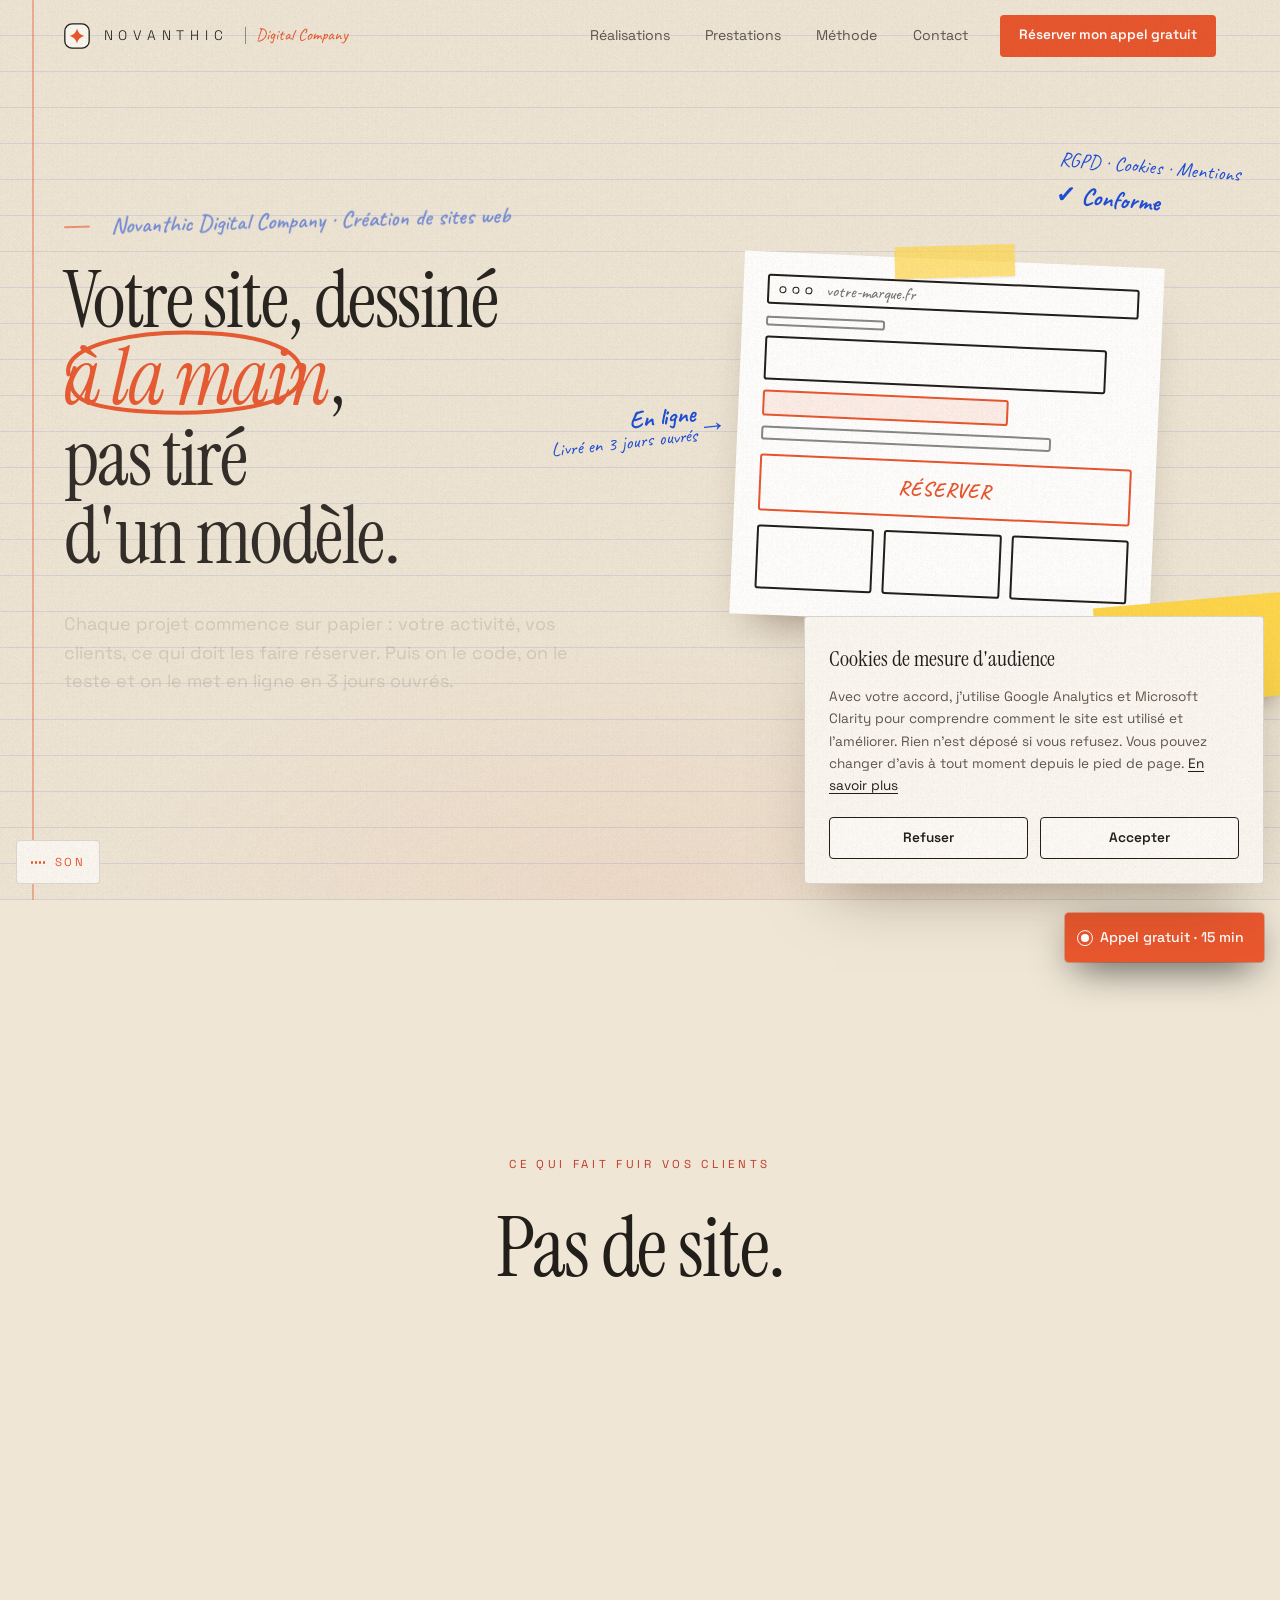
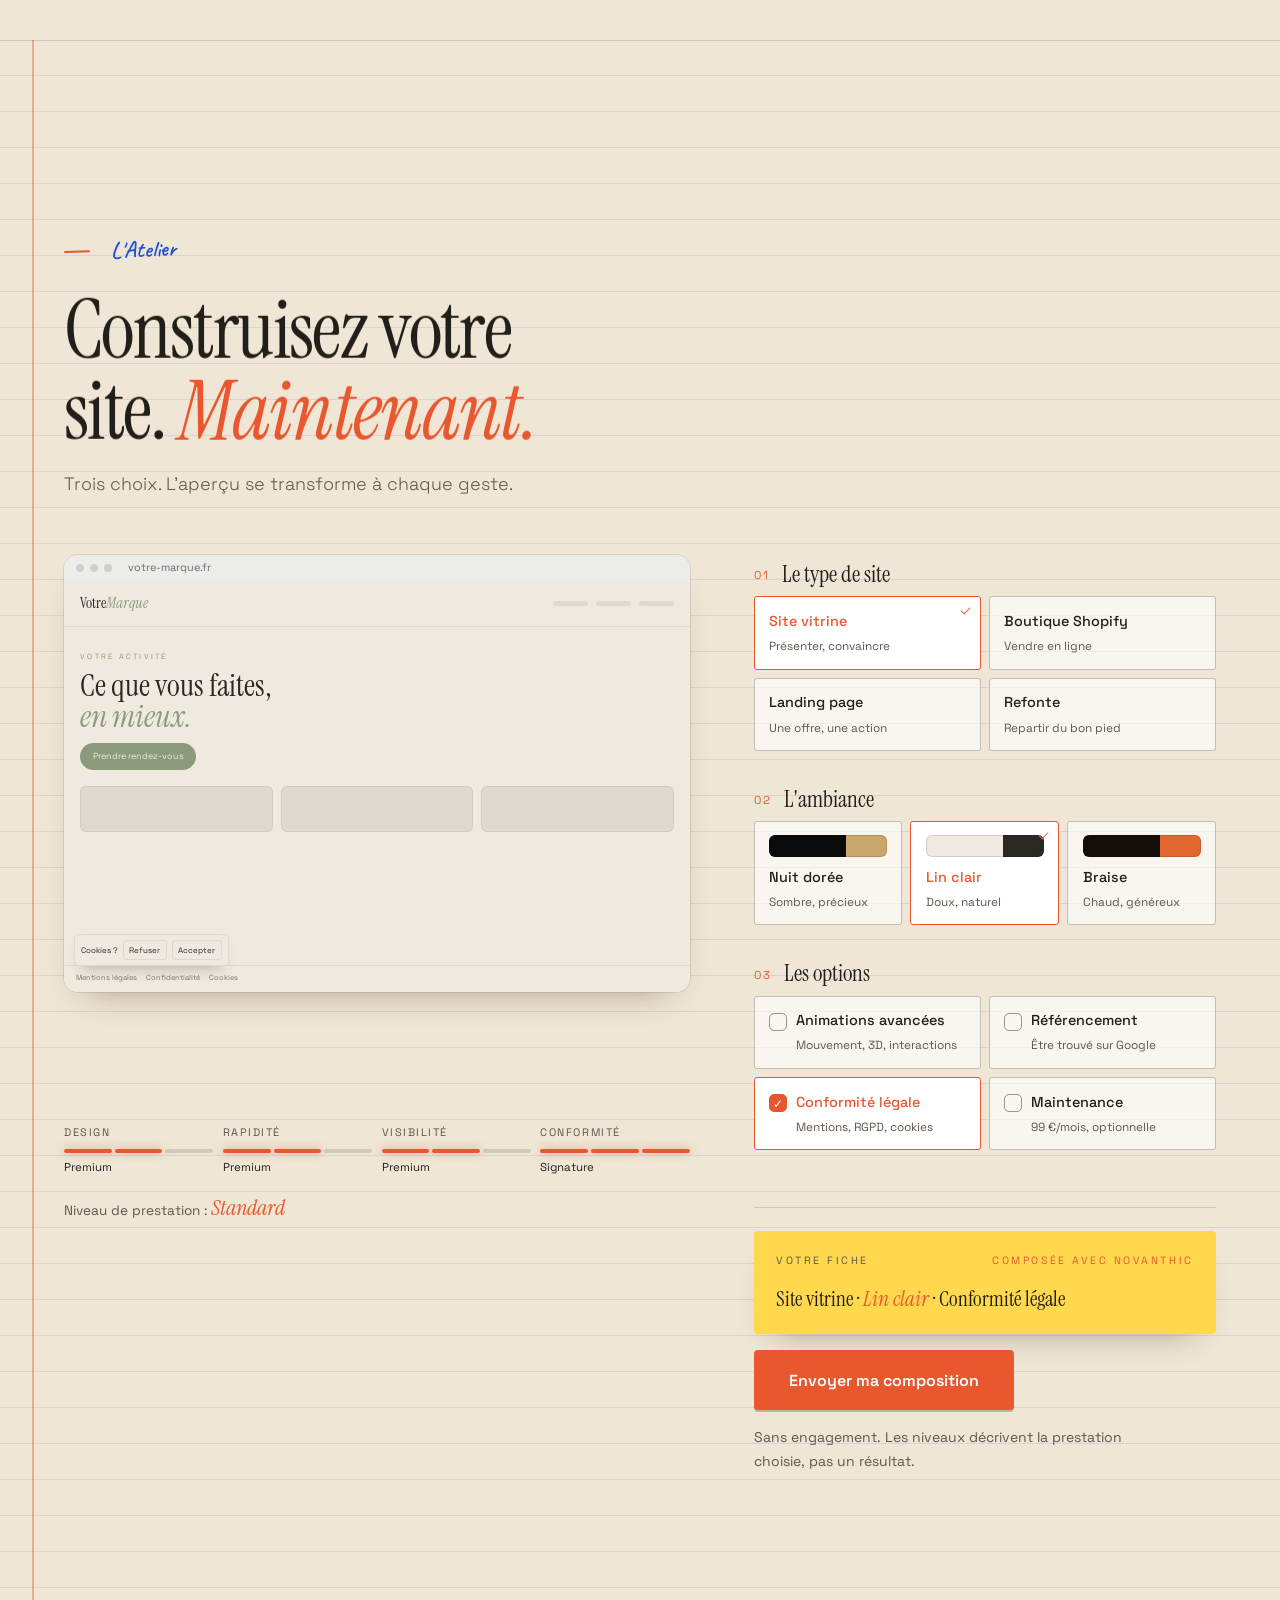
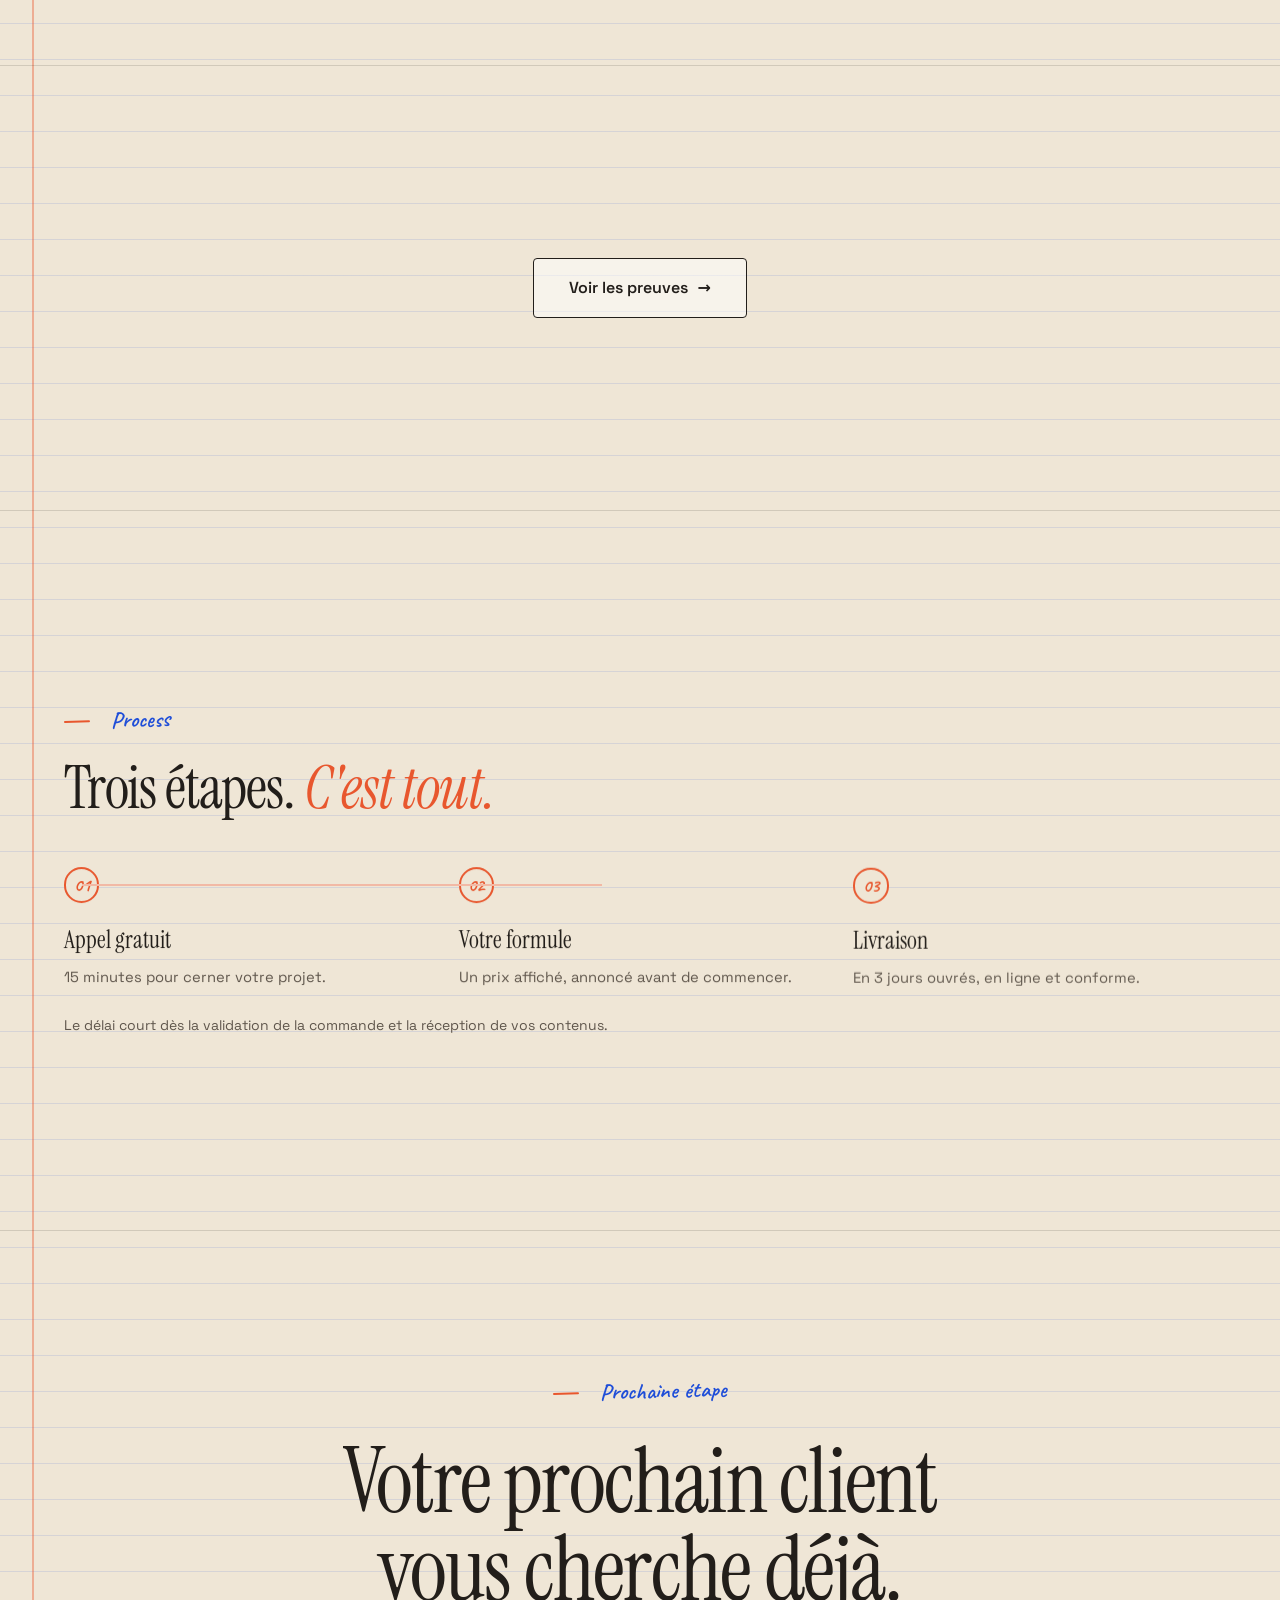
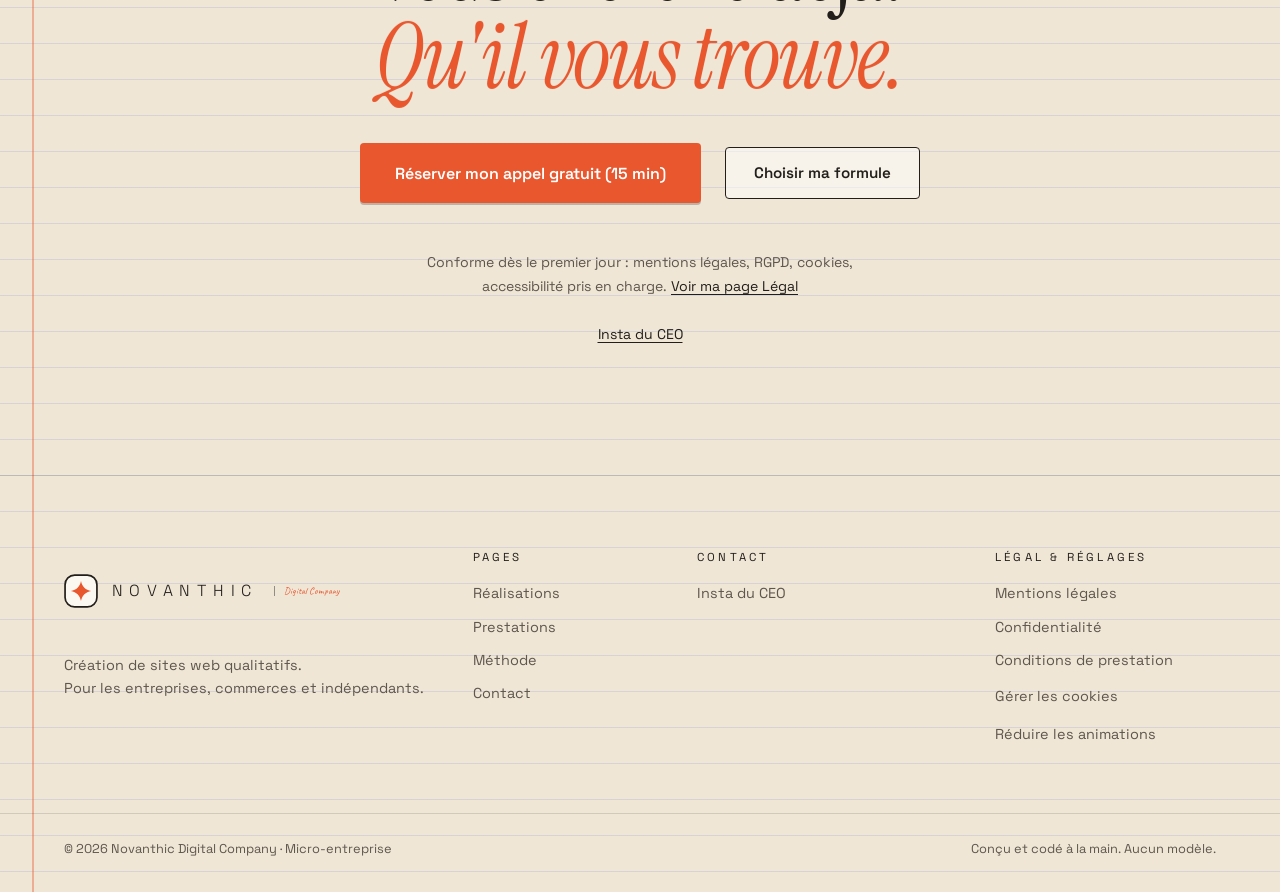
<file: index.html>
<!doctype html>
<html lang="fr">
  <head>
    <meta charset="utf-8" />
    <meta name="viewport" content="width=device-width, initial-scale=1, viewport-fit=cover" />
    <meta name="theme-color" content="#efe6d6" />
    <meta name="color-scheme" content="light" />
    <meta name="author" content="Novanthic Digital Company" />
    <meta property="og:site_name" content="Novanthic Digital Company" />
    <meta property="og:locale" content="fr_FR" />
    <meta property="og:type" content="website" />
    <meta property="og:image" content="https://fivedigitalstudio.com/og.jpg" />
    <meta property="og:image:width" content="1200" />
    <meta property="og:image:height" content="630" />
    <meta property="og:image:alt" content="Novanthic Digital Company — sites web qualitatifs, rapides, conformes" />
    <meta name="twitter:card" content="summary_large_image" />
    <link rel="icon" href="/favicon.svg" type="image/svg+xml" />
    <link rel="apple-touch-icon" href="/apple-touch-icon.png" />
    <link rel="preload" href="/fonts/cormorant-300-normal.woff2" as="font" type="font/woff2" crossorigin />
    <link rel="preload" href="/fonts/inter-var.woff2" as="font" type="font/woff2" crossorigin />
    <script>
      // Avant tout rendu : signale que le JS tourne et applique la préférence « animations réduites ».
      (function (d) {
        var h = d.documentElement; h.classList.add('js');
        try {
          if (localStorage.getItem('essam:motion') === 'reduce' || matchMedia('(prefers-reduced-motion: reduce)').matches) h.classList.add('reduce');
          // Arrivée depuis une autre page du site : le rideau de transition se lève.
          if (sessionStorage.getItem('essam:nav')) { h.classList.add('from-nav'); sessionStorage.removeItem('essam:nav'); }
        } catch (e) {}
        // Filet de sécurité : si le JS principal ne démarre pas, tout le contenu reste visible.
        setTimeout(function () { if (!window.__essam) h.classList.add('anim-fail'); }, 3500);
      })(document);
    </script>

    <script>
      // Intro « NOVANTHIC » : une seule fois par visite, jamais en animations réduites ni en revenant d'une autre page.
      // window.__intro se résout quand le rideau commence à se lever : l'accueil démarre alors son entrée.
      (function (d, w) {
        var h = d.documentElement, lift;
        w.__intro = new Promise(function (r) { lift = r; });
        var seen = false;
        try { seen = !!sessionStorage.getItem('essam:intro'); sessionStorage.setItem('essam:intro', '1'); } catch (e) {}
        if (seen || h.classList.contains('reduce') || h.classList.contains('from-nav')) { lift(); return; }
        h.classList.add('is-intro');
        var go = function () { if (h.classList.contains('intro-go')) return; h.classList.add('intro-go'); t = setTimeout(lift, 2150); };
        var t;
        // Le nom ne s'écrit qu'avec sa vraie police (préchargée) : jamais de police de secours à l'écran.
        (d.fonts && d.fonts.load ? d.fonts.load('300 1em "Cormorant Garamond"') : Promise.resolve()).then(go, go);
        setTimeout(go, 500);
        var skip = function () {
          if (!h.classList.contains('is-intro') || h.classList.contains('intro-skip')) return;
          h.classList.add('intro-go', 'intro-skip'); clearTimeout(t); lift();
        };
        ['pointerdown', 'keydown', 'wheel', 'touchstart'].forEach(function (ev) { w.addEventListener(ev, skip, { passive: true, once: true }); });
        d.addEventListener('animationend', function (e) {
          if (e.animationName === 'intro-out') h.classList.remove('is-intro', 'intro-go', 'intro-skip');
        });
      })(document, window);
    </script>
    <title>Novanthic Digital Company — Sites web qualitatifs et interactifs, livrés en 3 jours</title>
    <meta name="description" content="Novanthic Digital Company crée des sites qualitatifs, interactifs, rapides et conformes pour les entreprises, commerces et indépendants. Composez le vôtre dans l'Atelier. Livré en 3 jours ouvrés, appel gratuit, prix affichés." />
    <link rel="canonical" href="https://fivedigitalstudio.com/" />
    <meta property="og:title" content="Novanthic Digital Company — Votre site est votre premier vendeur" />
    <meta property="og:description" content="Des sites qualitatifs, rapides, conformes. Livrés en 3 jours ouvrés." />
    <meta property="og:url" content="https://fivedigitalstudio.com/" />
    <script type="application/ld+json">
      {
        "@context": "https://schema.org",
        "@type": "ProfessionalService",
        "name": "Novanthic Digital Company",
        "description": "Création de sites web qualitatifs, rapides et conformes : sites vitrines, landing pages, refontes et boutiques Shopify. Livraison en 3 jours ouvrés.",
        "url": "https://fivedigitalstudio.com/",
        "image": "https://fivedigitalstudio.com/og.jpg",
        "logo": "https://fivedigitalstudio.com/apple-touch-icon.png",
        "areaServed": { "@type": "Country", "name": "France" },
        "availableLanguage": "fr",
        "priceRange": "890 € – 2 790 €",
        "sameAs": ["https://www.instagram.com/ea.essam/"],
        "makesOffer": [
          { "@type": "Offer", "itemOffered": { "@type": "Service", "name": "Création de site vitrine" } },
          { "@type": "Offer", "itemOffered": { "@type": "Service", "name": "Création de boutique Shopify" } },
          { "@type": "Offer", "itemOffered": { "@type": "Service", "name": "Refonte de site web" } },
          { "@type": "Offer", "itemOffered": { "@type": "Service", "name": "Maintenance de site web" }, "price": "99", "priceCurrency": "EUR", "priceSpecification": { "@type": "UnitPriceSpecification", "price": "99", "priceCurrency": "EUR", "unitText": "MONTH" } }
        ]
      }
    </script>
    <script type="module" crossorigin src="/assets/index-CrSGYD5P.js"></script>
    <link rel="modulepreload" crossorigin href="/assets/main-nhri8mH0.js">
    <link rel="modulepreload" crossorigin href="/assets/atelier-i6UBZYBE.js">
    <link rel="stylesheet" crossorigin href="/assets/main-DTwxj9eu.css">
    <link rel="stylesheet" href="/assets/novanthic.css">
  </head>
  <body class="page-home">
    <div class="intro" aria-hidden="true" data-intro>
      <div class="intro__inner">
        <p class="intro__name"><span>N</span><span>O</span><span>V</span><span>A</span><span>N</span><span>T</span><span>H</span><span>I</span><span>C</span></p>
        <span class="intro__filet"></span>
        <p class="intro__sub">Digital <b>Company</b></p>
      </div>
    </div>
    <a class="skip-link" href="#contenu">Aller au contenu</a>
    <header class="site-header" data-header>
      <div class="site-header__inner">
        <a class="logo" href="/" aria-label="Novanthic Digital Company, retour à l'accueil" data-cursor="hover"><svg class="logo__mark" viewBox="0 0 32 32" width="28" height="28" aria-hidden="true" focusable="false"><rect class="nv-mark__bg" x="1" y="1" width="30" height="30" rx="9" /><path class="nv-mark__star" d="M16 6.5C16.9 11.6 20.4 15.1 25.5 16 20.4 16.9 16.9 20.4 16 25.5 15.1 20.4 11.6 16.9 6.5 16 11.6 15.1 15.1 11.6 16 6.5Z" /></svg><span class="logo__word">NOVANTHIC</span><span class="logo__num">Digital Company</span>
</a>
        <nav class="nav" aria-label="Navigation principale">
          <ul class="nav__list">
            <li><a class="nav__link" data-nav="realisations" href="/realisations">Réalisations</a></li>
            <li><a class="nav__link" data-nav="prestations" href="/prestations">Prestations</a></li>
            <li><a class="nav__link" data-nav="methode" href="/methode">Méthode</a></li>
            <li><a class="nav__link" data-nav="contact" href="/contact">Contact</a></li>
          </ul>
        </nav>
        <a class="btn btn--primary btn--sm site-header__cta" href="/contact#rdv" data-booking data-track="cta_rdv" data-track-label="header" data-magnetic>
          <span class="btn__label">Réserver mon appel gratuit</span>
        </a>
        <button class="menu-toggle" type="button" aria-expanded="false" aria-controls="menu-mobile" data-menu-toggle>
          <span class="menu-toggle__lines" aria-hidden="true"></span>
          <span class="visually-hidden">Ouvrir le menu</span>
        </button>
      </div>
    </header>
    <div class="menu-mobile" id="menu-mobile" data-menu hidden>
      <nav aria-label="Navigation mobile">
        <ul class="menu-mobile__list">
          <li><a href="/">Accueil</a></li>
          <li><a data-nav="realisations" href="/realisations">Réalisations</a></li>
          <li><a data-nav="prestations" href="/prestations">Prestations</a></li>
          <li><a data-nav="methode" href="/methode">Méthode</a></li>
          <li><a data-nav="contact" href="/contact">Contact</a></li>
        </ul>
      </nav>
      <div class="menu-mobile__foot">
        <a class="btn btn--primary" href="/contact#rdv" data-booking data-track="cta_rdv" data-track-label="menu">
          <span class="btn__label">Réserver mon appel gratuit (15 min)</span>
        </a>
        <a class="link" href="https://ig.me/m/ea.essam" target="_blank" rel="noopener" data-track="instagram_click" data-track-label="menu">M'écrire sur Instagram</a>
      </div>
    </div>

    <main id="contenu">
      <!-- 1. HERO -->
      <section class="hero" aria-labelledby="hero-titre" data-hero data-thread-start>
        <div class="hero__stage" data-ball-stage>
          <div class="nv-visual" aria-hidden="true">
            <div class="nv-visual__grid"></div>
            <div class="nv-visual__glow"></div>
            <div class="nv-card nv-card--site">
              <div class="nv-card__bar"><i></i><i></i><i></i><b>votre-marque.fr</b></div>
              <div class="nv-card__body">
                <span class="nv-line nv-line--kicker"></span>
                <span class="nv-line nv-line--title"></span>
                <span class="nv-line nv-line--title nv-line--accent"></span>
                <span class="nv-line nv-line--text"></span>
                <span class="nv-pill">Réserver</span>
                <span class="nv-tiles"><i></i><i></i><i></i></span>
              </div>
            </div>
            <div class="nv-card nv-card--score">
              <svg viewBox="0 0 44 44"><circle cx="22" cy="22" r="18" /><circle class="nv-ring" cx="22" cy="22" r="18" /></svg>
              <span><b>98</b><small>Performance</small></span>
            </div>
            <div class="nv-card nv-card--ship">
              <span class="nv-check">✓</span>
              <span><b>En ligne</b><small>Livré en 3 jours ouvrés</small></span>
            </div>
            <div class="nv-card nv-card--legal">
              <small>RGPD · Cookies · Mentions</small>
              <b>Conforme</b>
            </div>
          </div>
        </div>
        <div class="hero__filet filet" aria-hidden="true"></div>
        <div class="container hero__inner">
          <p class="eyebrow hero__eyebrow" data-hero-in>Novanthic Digital Company · Création de sites web</p>
          <h1 class="display hero__title" id="hero-titre">
            <span class="hero__line" data-hero-line>Votre site, dessiné <em class="nv-ring">à la main<svg class="nv-ring__svg" viewBox="0 0 430 150" preserveAspectRatio="none" aria-hidden="true" focusable="false"><path d="M30 80C20 30 150 8 260 14S420 50 405 92 260 146 160 140 18 120 40 70" /></svg></em>,</span>
            <span class="hero__line" data-hero-line>pas tiré d'un modèle.</span>
          </h1>
          <p class="lead hero__lead" data-hero-in>Chaque projet commence sur papier : votre activité, vos clients, ce qui doit les faire réserver. Puis on le code, on le teste et on le met en ligne en 3&nbsp;jours ouvrés.</p>
          <div class="hero__actions" data-hero-in>
            <a class="btn btn--primary btn--lg hero__cta" href="/contact#rdv" data-booking data-track="cta_rdv" data-track-label="hero" data-magnetic data-hero-cta>
              <span class="btn__label">Réserver mon appel gratuit (15 min)</span>
            </a>
            <a class="link link--arrow" href="#atelier" data-track="cta_atelier" data-track-label="hero">Composer mon site</a>
          </div>
        </div>
      </section>

      <!-- 2. LE PROBLÈME EN UN MOUVEMENT -->
      <section class="kinetic" aria-labelledby="kinetic-titre" data-kinetic>
        <div class="kinetic__pin">
          <h2 class="visually-hidden" id="kinetic-titre">Ce qui fait fuir vos clients</h2>
          <p class="kinetic__kicker" aria-hidden="true" data-kinetic-kicker>Ce qui fait fuir vos clients</p>
          <ul class="kinetic__stack">
            <li class="kinetic__item" data-kinetic-item><span class="display">Pas de site.</span><i class="kinetic__slash" aria-hidden="true"></i></li>
            <li class="kinetic__item" data-kinetic-item><span class="display">Un site daté.</span><i class="kinetic__slash" aria-hidden="true"></i></li>
            <li class="kinetic__item" data-kinetic-item><span class="display">Un site qui ne vend pas.</span><i class="kinetic__slash" aria-hidden="true"></i></li>
            <li class="kinetic__item" data-kinetic-item><span class="display">Introuvable sur Google.</span><i class="kinetic__slash" aria-hidden="true"></i></li>
          </ul>
          <p class="kinetic__turn" data-kinetic-turn>
            <span class="h2">Votre site est votre premier vendeur.</span>
            <em class="h2">Construisons-le pour qu’il vende.</em>
          </p>
        </div>
      </section>

      <!-- 3. L'ATELIER -->
      <section class="atelier section" id="atelier" aria-labelledby="atelier-titre" data-atelier data-hide-sticky>
        <div class="container">
          <header class="atelier__head">
            <p class="eyebrow">L'Atelier</p>
            <h2 class="h1" id="atelier-titre" data-split>Construisez votre site. <em>Maintenant.</em></h2>
            <p class="lead">Trois choix. L'aperçu se transforme à chaque geste.</p>
          </header>

          <div class="atelier__grid">
            <!-- Aperçu live -->
            <div class="atelier__stage" aria-live="polite" aria-atomic="false">
              <div class="pv-frame">
                <div class="pv-frame__bar" aria-hidden="true"><i></i><i></i><i></i><b data-pv-url>votre-marque.fr</b></div>
                <div class="pv" data-pv data-type="vitrine" data-mood="lin" aria-hidden="true">
                  <div class="pv__nav"><span class="pv__logo">Votre<em>Marque</em></span><span class="pv__links"><i></i><i></i><i></i></span><span class="pv__cart" data-pv-only="shopify">Panier · 2</span></div>
                  <div class="pv__hero">
                    <span class="pv__kicker" data-pv-kicker>Votre activité</span>
                    <span class="pv__title" data-pv-title>Ce que vous faites,<br /><em>en mieux.</em></span>
                    <span class="pv__btn" data-pv-btn>Prendre rendez-vous</span>
                  </div>
                  <div class="pv__block pv__services" data-pv-only="vitrine refonte"><span></span><span></span><span></span></div>
                  <div class="pv__block pv__shop" data-pv-only="shopify"><span><b></b>Produit</span><span><b></b>Produit</span><span><b></b>Produit</span></div>
                  <div class="pv__block pv__form" data-pv-only="landing"><span></span><span></span><b>Je réserve</b></div>
                  <div class="pv__stamp" data-pv-only="refonte"><span>Ancien site</span><span>Nouveau site</span></div>
                  <div class="pv__legal" data-pv-opt="legal"><span>Mentions légales</span><span>Confidentialité</span><span>Cookies</span></div>
                  <div class="pv__cookie" data-pv-opt="legal"><span>Cookies ?</span><b>Refuser</b><b>Accepter</b></div>
                </div>
                <span class="pv-badge" data-pv-opt="maint">Suivi · 99 €/mois</span>
              </div>
              <div class="pv-serp" data-pv-opt="seo" aria-hidden="true">
                <span class="pv-serp__url">votre-marque.fr › accueil</span>
                <span class="pv-serp__title">Votre Marque — Votre activité, en mieux</span>
                <span class="pv-serp__desc">Ce que vous faites, présenté clairement. Réservez en ligne en deux clics.</span>
              </div>

              <dl class="gauges" data-gauges>
                <div class="gauge" data-gauge="design"><dt>Design</dt><dd><span class="gauge__bar"><i></i><i></i><i></i></span><span class="gauge__lvl">Standard</span></dd></div>
                <div class="gauge" data-gauge="speed"><dt>Rapidité</dt><dd><span class="gauge__bar"><i></i><i></i><i></i></span><span class="gauge__lvl">Standard</span></dd></div>
                <div class="gauge" data-gauge="seo"><dt>Visibilité</dt><dd><span class="gauge__bar"><i></i><i></i><i></i></span><span class="gauge__lvl">Standard</span></dd></div>
                <div class="gauge" data-gauge="legal"><dt>Conformité</dt><dd><span class="gauge__bar"><i></i><i></i><i></i></span><span class="gauge__lvl">Standard</span></dd></div>
              </dl>
              <p class="atelier__tier">Niveau de prestation&nbsp;: <b data-tier>Standard</b></p>
            </div>

            <!-- Choix -->
            <form class="atelier__controls" data-atelier-form aria-label="Composer votre site">
              <fieldset class="step">
                <legend class="step__title"><span>01</span> Le type de site</legend>
                <div class="choices choices--4">
                  <label class="choice"><input type="radio" name="type" value="vitrine" checked /><span class="choice__body"><b>Site vitrine</b><small>Présenter, convaincre</small></span></label>
                  <label class="choice"><input type="radio" name="type" value="shopify" /><span class="choice__body"><b>Boutique Shopify</b><small>Vendre en ligne</small></span></label>
                  <label class="choice"><input type="radio" name="type" value="landing" /><span class="choice__body"><b>Landing page</b><small>Une offre, une action</small></span></label>
                  <label class="choice"><input type="radio" name="type" value="refonte" /><span class="choice__body"><b>Refonte</b><small>Repartir du bon pied</small></span></label>
                </div>
              </fieldset>

              <fieldset class="step">
                <legend class="step__title"><span>02</span> L'ambiance</legend>
                <div class="choices choices--3">
                  <label class="choice choice--mood" style="--m1:#0a0a0b;--m2:#c9a66b"><input type="radio" name="mood" value="nuit" /><span class="choice__body"><i class="choice__swatch" aria-hidden="true"></i><b>Nuit dorée</b><small>Sombre, précieux</small></span></label>
                  <label class="choice choice--mood" style="--m1:#efe9df;--m2:#2b2824"><input type="radio" name="mood" value="lin" checked /><span class="choice__body"><i class="choice__swatch" aria-hidden="true"></i><b>Lin clair</b><small>Doux, naturel</small></span></label>
                  <label class="choice choice--mood" style="--m1:#140d09;--m2:#e2672f"><input type="radio" name="mood" value="braise" /><span class="choice__body"><i class="choice__swatch" aria-hidden="true"></i><b>Braise</b><small>Chaud, généreux</small></span></label>
                </div>
              </fieldset>

              <fieldset class="step">
                <legend class="step__title"><span>03</span> Les options</legend>
                <div class="choices choices--opts">
                  <label class="choice choice--opt"><input type="checkbox" name="opt" value="anim" /><span class="choice__body"><b>Animations avancées</b><small>Mouvement, 3D, interactions</small></span></label>
                  <label class="choice choice--opt"><input type="checkbox" name="opt" value="seo" /><span class="choice__body"><b>Référencement</b><small>Être trouvé sur Google</small></span></label>
                  <label class="choice choice--opt"><input type="checkbox" name="opt" value="legal" checked /><span class="choice__body"><b>Conformité légale</b><small>Mentions, RGPD, cookies</small></span></label>
                  <label class="choice choice--opt"><input type="checkbox" name="opt" value="maint" /><span class="choice__body"><b>Maintenance</b><small>99&nbsp;€/mois, optionnelle</small></span></label>
                </div>
              </fieldset>

              <div class="atelier__gauges-slot" data-gauges-slot hidden></div>
              <div class="atelier__recap" data-thread>
                <div class="pcard pcard--you">
                  <div class="pcard__top"><span>Votre fiche</span><span class="pcard__sig">Composée avec Novanthic</span></div>
                  <p class="atelier__summary" data-atelier-summary>Site vitrine · Lin clair · Conformité légale</p>
                </div>
                <a class="btn btn--primary btn--lg" href="/contact#formulaire" data-atelier-cta data-track="cta_devis" data-track-label="atelier" data-magnetic>
                  <span class="btn__label">Envoyer ma composition</span>
                </a>
                <p class="atelier__note small muted">Sans engagement. Les niveaux décrivent la prestation choisie, pas un résultat.</p>
              </div>
            </form>
          </div>
        </div>
      </section>


      <!-- 4. RÉALISATIONS : aperçu, la suite sur /realisations -->
      <section class="works works--compact section" id="realisations" aria-label="Réalisations">
        <div class="container works__cta" data-reveal>
          <a class="btn btn--ghost btn--lg" href="/realisations" data-track="cta_realisations" data-track-label="bouton" data-magnetic>
            <span class="btn__label">Voir les preuves</span><span class="btn__arrow" aria-hidden="true">→</span>
          </a>
        </div>
      </section>


      <!-- 5. PROCESS -->
      <section class="ba section" aria-labelledby="ba-titre" data-ba>
        <div class="container">
          <header class="ba__head">
            <p class="eyebrow">Process</p>
            <h2 class="h2" id="ba-titre" data-split>Trois étapes. <em>C'est tout.</em></h2>
          </header>

          <ol class="steps" data-steps>
            <li class="steps__item"><span class="steps__num">01</span><b>Appel gratuit</b><span>15 minutes pour cerner votre projet.</span></li>
            <li class="steps__item"><span class="steps__num">02</span><b>Votre formule</b><span>Un prix affiché, annoncé avant de commencer.</span></li>
            <li class="steps__item"><span class="steps__num">03</span><b>Livraison</b><span>En 3 jours ouvrés, en ligne et conforme.</span></li>
            <svg class="steps__line" viewBox="0 0 1000 2" preserveAspectRatio="none" aria-hidden="true"><path d="M0 1H1000" /></svg>
          </ol>
          <p class="steps__note small muted">Le délai court dès la validation de la commande et la réception de vos contenus.</p>
        </div>
      </section>

    </main>
    <section class="cta-final" aria-labelledby="cta-final-titre" data-cta-final>
      <div class="container cta-final__inner">
        <p class="eyebrow">Prochaine étape</p>
        <h2 class="display cta-final__title" id="cta-final-titre" data-split>
          Votre prochain client vous cherche déjà.<br /><em>Qu'il vous trouve.</em>
        </h2>
        <div class="cta-final__actions">
          <a class="btn btn--primary btn--lg" href="/contact#rdv" data-booking data-track="cta_rdv" data-track-label="cta-final" data-magnetic data-hoop-target>
            <span class="btn__label">Réserver mon appel gratuit (15 min)</span>
          </a>
          <a class="btn btn--ghost" href="/prestations#tarifs" data-track="cta_tarifs" data-track-label="cta-final" data-magnetic>
            <span class="btn__label">Choisir ma formule</span>
          </a>
        </div>
        <p class="cta-final__legal">Conforme dès le premier jour&nbsp;: mentions légales, RGPD, cookies, accessibilité pris en charge. <a href="/legal">Voir ma page Légal</a></p>
        <p class="cta-final__contact"><a href="https://ig.me/m/ea.essam" target="_blank" rel="noopener" data-track="instagram_click" data-track-label="cta-final">Insta du CEO</a></p>
      </div>
    </section>

    <footer class="site-footer">
      <div class="container site-footer__grid">
        <div class="site-footer__brand">
          <a class="logo logo--lg" href="/" aria-label="Novanthic Digital Company, retour à l'accueil"><svg class="logo__mark" viewBox="0 0 32 32" width="28" height="28" aria-hidden="true" focusable="false"><rect class="nv-mark__bg" x="1" y="1" width="30" height="30" rx="9" /><path class="nv-mark__star" d="M16 6.5C16.9 11.6 20.4 15.1 25.5 16 20.4 16.9 16.9 20.4 16 25.5 15.1 20.4 11.6 16.9 6.5 16 11.6 15.1 15.1 11.6 16 6.5Z" /></svg><span class="logo__word">NOVANTHIC</span><span class="logo__num">Digital Company</span>
</a>
          <p>Création de sites web qualitatifs.<br />Pour les entreprises, commerces et indépendants.</p>
        </div>
        <nav class="site-footer__col" aria-label="Pages">
          <p class="site-footer__title">Pages</p>
          <ul>
            <li><a href="/realisations">Réalisations</a></li>
            <li><a href="/prestations">Prestations</a></li>
            <li><a href="/methode">Méthode</a></li>
            <li><a href="/contact">Contact</a></li>
          </ul>
        </nav>
        <div class="site-footer__col">
          <p class="site-footer__title">Contact</p>
          <ul>
            <li><a href="https://www.instagram.com/ea.essam/" target="_blank" rel="noopener" data-track="instagram_click" data-track-label="footer">Insta du CEO</a></li>
          </ul>
        </div>
        <div class="site-footer__col">
          <p class="site-footer__title">Légal &amp; réglages</p>
          <ul>
            <li><a href="/legal#mentions">Mentions légales</a></li>
            <li><a href="/legal#confidentialite">Confidentialité</a></li>
            <li><a href="/legal#cgp">Conditions de prestation</a></li>
            <li><button class="footer-btn" type="button" data-consent-open>Gérer les cookies</button></li>
            <li><button class="footer-btn" type="button" data-motion-toggle aria-pressed="false">Réduire les animations</button></li>
          </ul>
        </div>
      </div>
      <div class="container site-footer__base">
        <p>© <span data-year>2026</span> Novanthic Digital Company · Micro-entreprise</p>
        <p class="site-footer__made">Conçu et codé à la main. Aucun modèle.</p>
      </div>
    </footer>

    <a class="sticky-cta" href="/contact#rdv" data-booking data-sticky-cta data-track="cta_rdv" data-track-label="sticky">
      <span class="sticky-cta__dot" aria-hidden="true"></span>
      <span>Appel gratuit · 15 min</span>
    </a>

    <button class="sound-toggle" type="button" data-sound-toggle aria-pressed="false" aria-label="Activer le son">
      <span class="sound-toggle__bars" aria-hidden="true"><i></i><i></i><i></i><i></i></span>
      <span class="sound-toggle__label">Son</span>
    </button>

    <div class="consent" role="dialog" aria-modal="false" aria-labelledby="consent-titre" aria-describedby="consent-texte" data-consent hidden>
      <p class="consent__title" id="consent-titre">Cookies de mesure d'audience</p>
      <p class="consent__text" id="consent-texte">
        Avec votre accord, j'utilise Google Analytics et Microsoft Clarity pour comprendre comment le site est utilisé et l'améliorer.
        Rien n'est déposé si vous refusez. Vous pouvez changer d'avis à tout moment depuis le pied de page.
        <a href="/legal#cookies">En savoir plus</a>
      </p>
      <div class="consent__actions">
        <button class="btn btn--ghost btn--sm" type="button" data-consent-choice="refuse">Refuser</button>
        <button class="btn btn--ghost btn--sm" type="button" data-consent-choice="accept">Accepter</button>
      </div>
    </div>

    <div class="curtain" aria-hidden="true" data-curtain><span class="curtain__line"></span></div>
    <div class="cursor is-hidden" aria-hidden="true" data-cursor-el><span class="cursor__dot"></span><span class="cursor__ring"><span class="cursor__label"></span></span></div>

  </body>
</html>
</file>
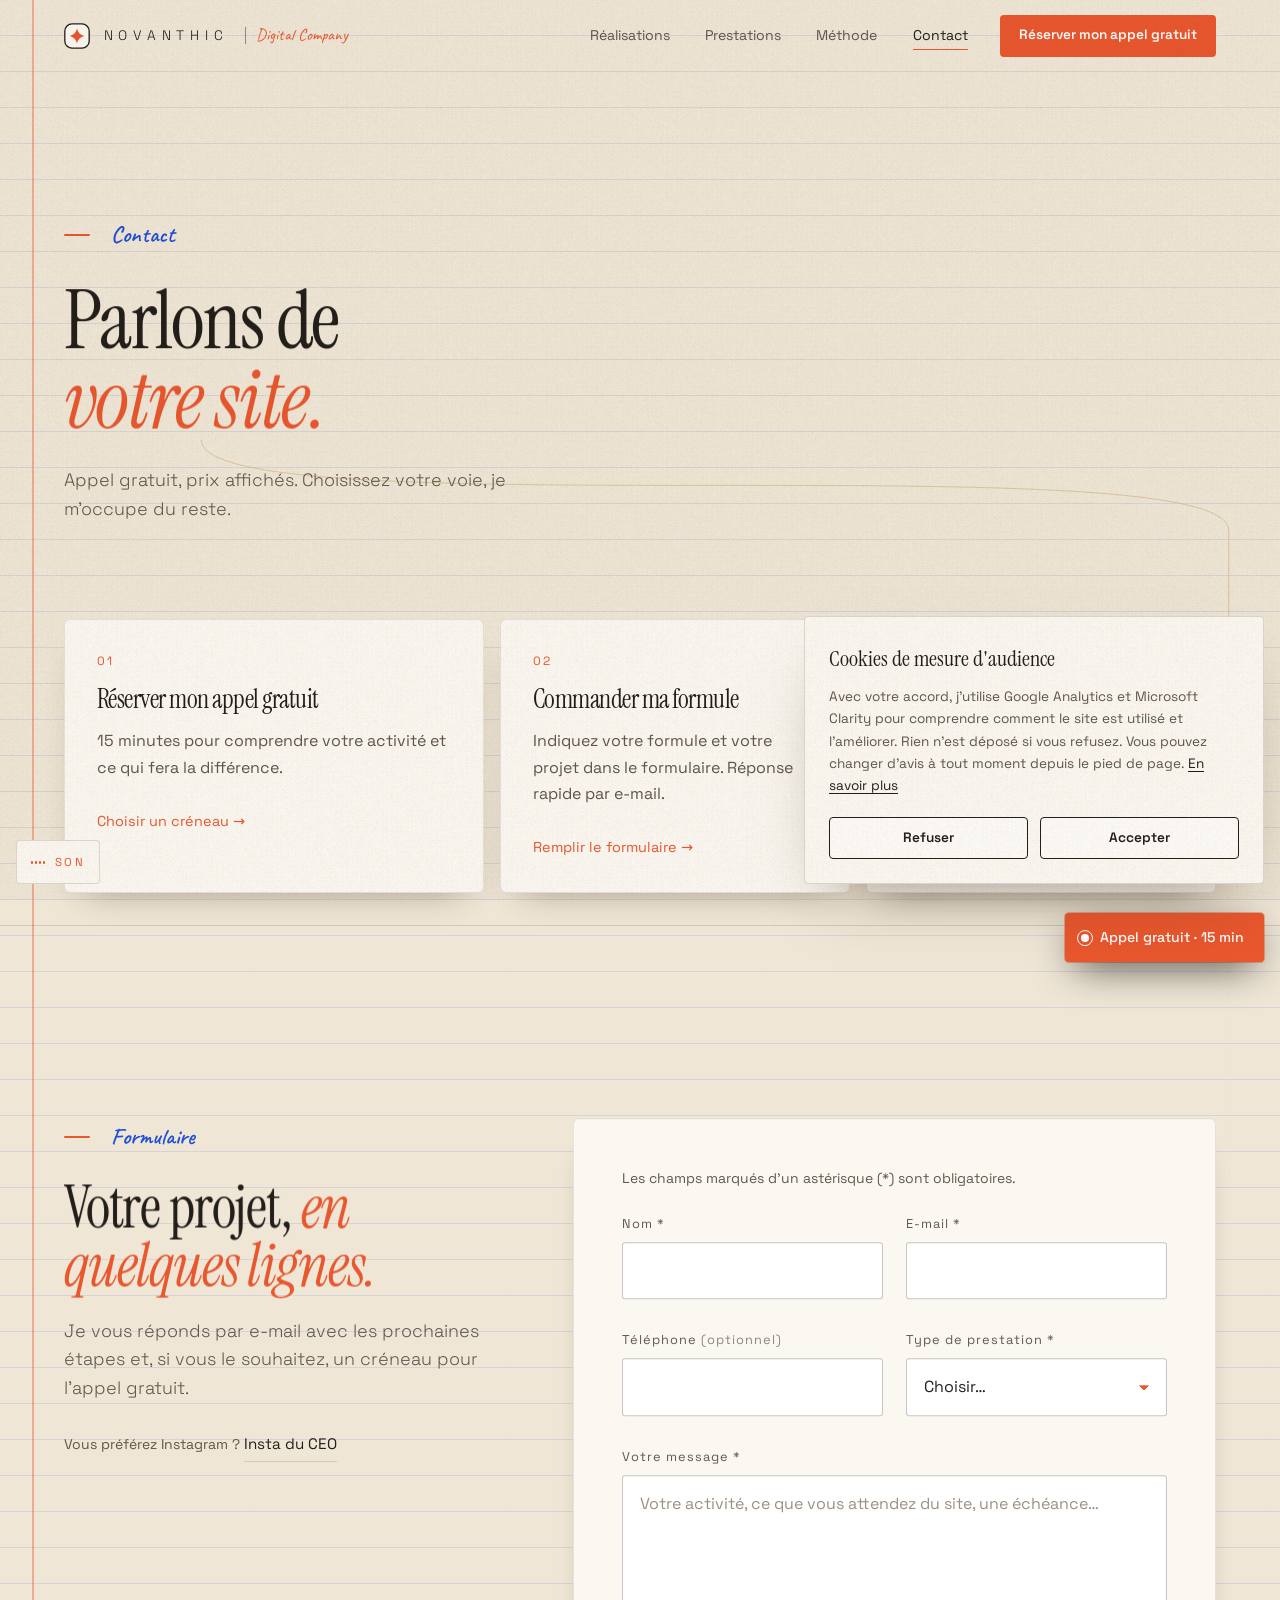
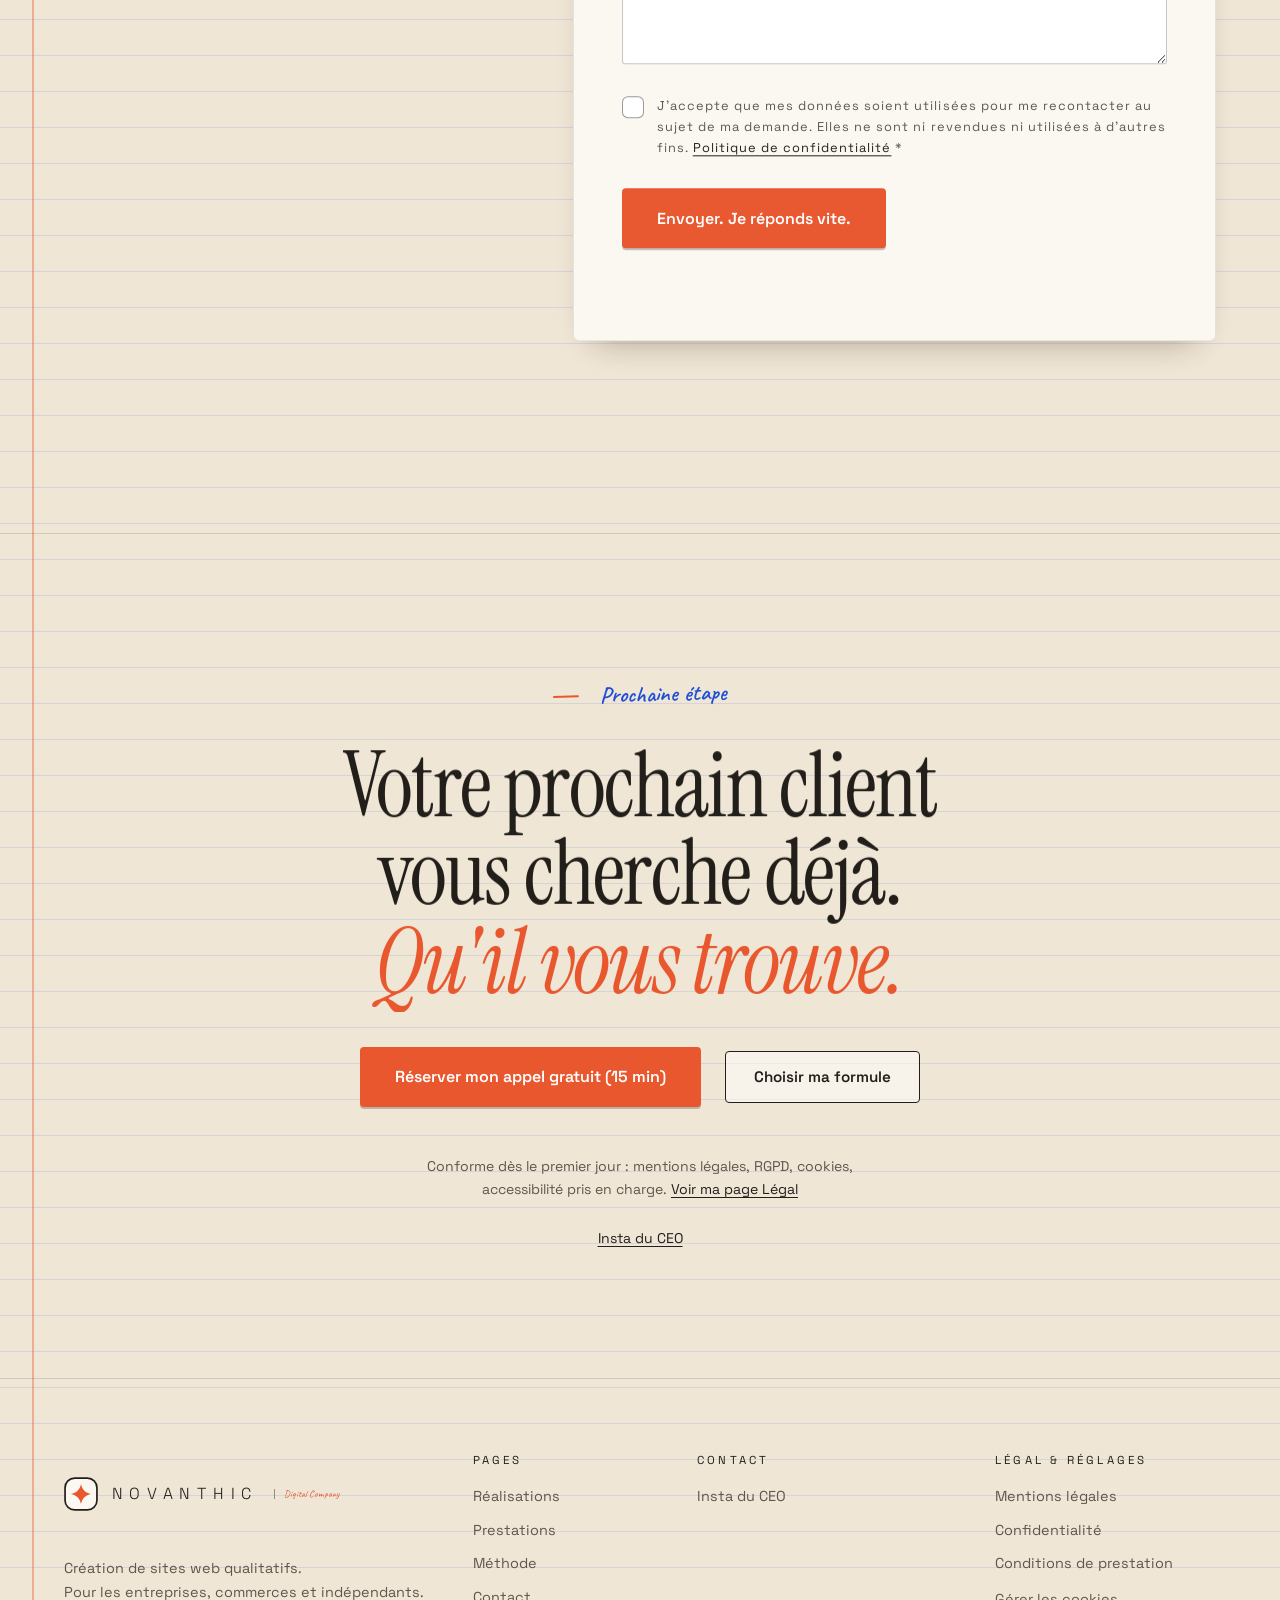
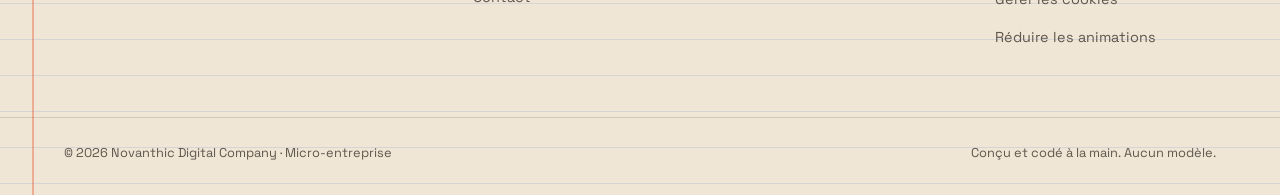
<file: contact.html>
<!doctype html>
<html lang="fr">
  <head>
    <meta charset="utf-8" />
    <meta name="viewport" content="width=device-width, initial-scale=1, viewport-fit=cover" />
    <meta name="theme-color" content="#efe6d6" />
    <meta name="color-scheme" content="light" />
    <meta name="author" content="Novanthic Digital Company" />
    <meta property="og:site_name" content="Novanthic Digital Company" />
    <meta property="og:locale" content="fr_FR" />
    <meta property="og:type" content="website" />
    <meta property="og:image" content="https://fivedigitalstudio.com/og.jpg" />
    <meta property="og:image:width" content="1200" />
    <meta property="og:image:height" content="630" />
    <meta property="og:image:alt" content="Novanthic Digital Company — sites web qualitatifs, rapides, conformes" />
    <meta name="twitter:card" content="summary_large_image" />
    <link rel="icon" href="/favicon.svg" type="image/svg+xml" />
    <link rel="apple-touch-icon" href="/apple-touch-icon.png" />
    <link rel="preload" href="/fonts/cormorant-300-normal.woff2" as="font" type="font/woff2" crossorigin />
    <link rel="preload" href="/fonts/inter-var.woff2" as="font" type="font/woff2" crossorigin />
    <script>
      // Avant tout rendu : signale que le JS tourne et applique la préférence « animations réduites ».
      (function (d) {
        var h = d.documentElement; h.classList.add('js');
        try {
          if (localStorage.getItem('essam:motion') === 'reduce' || matchMedia('(prefers-reduced-motion: reduce)').matches) h.classList.add('reduce');
          // Arrivée depuis une autre page du site : le rideau de transition se lève.
          if (sessionStorage.getItem('essam:nav')) { h.classList.add('from-nav'); sessionStorage.removeItem('essam:nav'); }
        } catch (e) {}
        // Filet de sécurité : si le JS principal ne démarre pas, tout le contenu reste visible.
        setTimeout(function () { if (!window.__essam) h.classList.add('anim-fail'); }, 3500);
      })(document);
    </script>

    <title>Contact — Appel gratuit et commande | Novanthic Digital Company</title>
    <meta name="description" content="Réservez un appel gratuit de 15 minutes, choisissez votre formule ou écrivez sur Instagram. Réponse rapide." />
    <link rel="canonical" href="https://fivedigitalstudio.com/contact" />
    <meta property="og:title" content="Contact — Novanthic Digital Company" />
    <meta property="og:description" content="Parlons de votre site. Appel gratuit, prix affichés." />
    <meta property="og:url" content="https://fivedigitalstudio.com/contact" />
    <script type="module" crossorigin src="/assets/contact-27T6RK7G.js"></script>
    <link rel="modulepreload" crossorigin href="/assets/main-nhri8mH0.js">
    <link rel="modulepreload" crossorigin href="/assets/atelier-i6UBZYBE.js">
    <link rel="stylesheet" crossorigin href="/assets/main-DTwxj9eu.css">
    <link rel="stylesheet" href="/assets/novanthic.css">
  </head>
  <body class="page-contact">
    <a class="skip-link" href="#contenu">Aller au contenu</a>
    <header class="site-header" data-header>
      <div class="site-header__inner">
        <a class="logo" href="/" aria-label="Novanthic Digital Company, retour à l'accueil" data-cursor="hover"><svg class="logo__mark" viewBox="0 0 32 32" width="28" height="28" aria-hidden="true" focusable="false"><rect class="nv-mark__bg" x="1" y="1" width="30" height="30" rx="9" /><path class="nv-mark__star" d="M16 6.5C16.9 11.6 20.4 15.1 25.5 16 20.4 16.9 16.9 20.4 16 25.5 15.1 20.4 11.6 16.9 6.5 16 11.6 15.1 15.1 11.6 16 6.5Z" /></svg><span class="logo__word">NOVANTHIC</span><span class="logo__num">Digital Company</span>
</a>
        <nav class="nav" aria-label="Navigation principale">
          <ul class="nav__list">
            <li><a class="nav__link" data-nav="realisations" href="/realisations">Réalisations</a></li>
            <li><a class="nav__link" data-nav="prestations" href="/prestations">Prestations</a></li>
            <li><a class="nav__link" data-nav="methode" href="/methode">Méthode</a></li>
            <li><a class="nav__link" data-nav="contact" aria-current="page" href="/contact">Contact</a></li>
          </ul>
        </nav>
        <a class="btn btn--primary btn--sm site-header__cta" href="/contact#rdv" data-booking data-track="cta_rdv" data-track-label="header" data-magnetic>
          <span class="btn__label">Réserver mon appel gratuit</span>
        </a>
        <button class="menu-toggle" type="button" aria-expanded="false" aria-controls="menu-mobile" data-menu-toggle>
          <span class="menu-toggle__lines" aria-hidden="true"></span>
          <span class="visually-hidden">Ouvrir le menu</span>
        </button>
      </div>
    </header>
    <div class="menu-mobile" id="menu-mobile" data-menu hidden>
      <nav aria-label="Navigation mobile">
        <ul class="menu-mobile__list">
          <li><a href="/">Accueil</a></li>
          <li><a data-nav="realisations" href="/realisations">Réalisations</a></li>
          <li><a data-nav="prestations" href="/prestations">Prestations</a></li>
          <li><a data-nav="methode" href="/methode">Méthode</a></li>
          <li><a data-nav="contact" aria-current="page" href="/contact">Contact</a></li>
        </ul>
      </nav>
      <div class="menu-mobile__foot">
        <a class="btn btn--primary" href="/contact#rdv" data-booking data-track="cta_rdv" data-track-label="menu">
          <span class="btn__label">Réserver mon appel gratuit (15 min)</span>
        </a>
        <a class="link" href="https://ig.me/m/ea.essam" target="_blank" rel="noopener" data-track="instagram_click" data-track-label="menu">M'écrire sur Instagram</a>
      </div>
    </div>

    <main id="contenu">
      <header class="page-hero container" data-thread-start>
        <p class="eyebrow" data-reveal>Contact</p>
        <h1 class="h1 page-hero__title" data-thread data-split>Parlons de <em>votre site.</em></h1>
        <p class="lead" data-reveal>Appel gratuit, prix affichés. Choisissez votre voie, je m'occupe du reste.</p>
      </header>

      <section class="container ways" aria-label="Trois façons de me contacter">
        <a class="card way way--main" id="rdv" href="#formulaire" data-booking data-track="cta_rdv" data-track-label="contact" data-tilt data-reveal>
          <span class="way__num">01</span>
          <h2 class="h3">Réserver mon appel gratuit</h2>
          <p class="muted">15 minutes pour comprendre votre activité et ce qui fera la différence.</p>
          <span class="way__go" data-booking-label>Choisir un créneau →</span>
        </a>
        <a class="card way" href="#formulaire" data-track="cta_devis" data-track-label="contact" data-tilt data-reveal>
          <span class="way__num">02</span>
          <h2 class="h3">Commander ma formule</h2>
          <p class="muted">Indiquez votre formule et votre projet dans le formulaire. Réponse rapide par e-mail.</p>
          <span class="way__go">Remplir le formulaire →</span>
        </a>
        <a class="card way" href="https://ig.me/m/ea.essam" target="_blank" rel="noopener" data-track="instagram_click" data-track-label="contact" data-tilt data-reveal>
          <span class="way__num">03</span>
          <h2 class="h3">M'écrire sur Instagram</h2>
          <p class="muted">Un message direct sur l'Insta du CEO, si c'est plus simple pour vous.</p>
          <span class="way__go">Ouvrir Instagram →</span>
        </a>
      </section>

      <section class="section form-section" id="formulaire" aria-labelledby="form-titre">
        <div class="container form-grid">
          <div class="form-intro">
            <p class="eyebrow" data-reveal>Formulaire</p>
            <h2 class="h2" id="form-titre" data-split>Votre projet, <em>en quelques lignes.</em></h2>
            <p class="lead" data-reveal>Je vous réponds par e-mail avec les prochaines étapes et, si vous le souhaitez, un créneau pour l'appel gratuit.</p>
            <p class="small muted" data-reveal>Vous préférez Instagram&nbsp;? <a class="link" href="https://ig.me/m/ea.essam" target="_blank" rel="noopener" data-track="instagram_click" data-track-label="formulaire">Insta du CEO</a></p>
          </div>

          <div class="form-wrap" data-reveal data-thread>
            <form class="form" name="contact" method="POST" action="https://formsubmit.co/amsimnaessam@gmail.com" novalidate data-form>
              <input type="hidden" name="form-name" value="contact" />
              <p class="visually-hidden" aria-hidden="true"><label>Ne pas remplir : <input name="adresse-web" tabindex="-1" autocomplete="off" /></label></p>
              <div class="atelier-recap" data-atelier-recap hidden>
                <p class="eyebrow">Composé dans l'Atelier</p>
                <p data-atelier-text></p>
                <a class="link link--arrow" href="/#atelier">Modifier ma composition</a>
              </div>
              <p class="form__required small muted">Les champs marqués d'un astérisque (*) sont obligatoires.</p>
              <div class="form__row">
                <div class="field">
                  <label for="f-nom">Nom *</label>
                  <input class="input" id="f-nom" name="nom" type="text" autocomplete="name" required aria-describedby="f-nom-err" />
                  <p class="field__error" id="f-nom-err" aria-live="polite"></p>
                </div>
                <div class="field">
                  <label for="f-email">E-mail *</label>
                  <input class="input" id="f-email" name="email" type="email" autocomplete="email" inputmode="email" required aria-describedby="f-email-err" />
                  <p class="field__error" id="f-email-err" aria-live="polite"></p>
                </div>
              </div>
              <div class="form__row">
                <div class="field">
                  <label for="f-tel">Téléphone <span class="opt">(optionnel)</span></label>
                  <input class="input" id="f-tel" name="telephone" type="tel" autocomplete="tel" inputmode="tel" aria-describedby="f-tel-err" />
                  <p class="field__error" id="f-tel-err" aria-live="polite"></p>
                </div>
                <div class="field">
                  <label for="f-type">Type de prestation *</label>
                  <select class="input" id="f-type" name="prestation" required aria-describedby="f-type-err">
                    <option value="">Choisir…</option>
                    <option>Site vitrine</option>
                    <option>E-commerce Shopify</option>
                    <option>Refonte</option>
                    <option>Landing page</option>
                    <option>Appel gratuit de 15 min</option>
                    <option>Autre</option>
                  </select>
                  <p class="field__error" id="f-type-err" aria-live="polite"></p>
                </div>
              </div>
              <div class="field">
                <label for="f-msg">Votre message *</label>
                <textarea class="input" id="f-msg" name="message" rows="6" required minlength="10" placeholder="Votre activité, ce que vous attendez du site, une échéance…" aria-describedby="f-msg-err"></textarea>
                <p class="field__error" id="f-msg-err" aria-live="polite"></p>
              </div>
              <div class="field">
                <label class="check" for="f-rgpd">
                  <input id="f-rgpd" name="consentement" type="checkbox" value="oui" required aria-describedby="f-rgpd-err" />
                  <span>J'accepte que mes données soient utilisées pour me recontacter au sujet de ma demande. Elles ne sont ni revendues ni utilisées à d'autres fins. <a href="/legal#confidentialite">Politique de confidentialité</a> *</span>
                </label>
                <p class="field__error" id="f-rgpd-err" aria-live="polite"></p>
              </div>
              <button class="btn btn--primary btn--lg form__submit" type="submit" data-magnetic><span class="btn__label">Envoyer. Je réponds vite.</span></button>
              <p class="form__status small" role="status" aria-live="polite" data-form-status></p>
            </form>

            <div class="form-done" data-form-done hidden tabindex="-1">
              <svg class="form-done__mark" viewBox="0 0 80 80" aria-hidden="true"><circle cx="40" cy="40" r="36" /><path d="M25 41l10 10 20-22" /></svg>
              <p class="h2">Reçu. <em>Je m'en occupe.</em></p>
              <p class="lead">Je reviens vers vous très vite, par e-mail. En attendant, allez composer d'autres idées dans l'Atelier.</p>
              <a class="btn btn--ghost" href="/#atelier"><span class="btn__label">Retour à l'Atelier</span></a>
            </div>
          </div>
        </div>
      </section>
    </main>
    <section class="cta-final" aria-labelledby="cta-final-titre" data-cta-final>
      <div class="container cta-final__inner">
        <p class="eyebrow">Prochaine étape</p>
        <h2 class="display cta-final__title" id="cta-final-titre" data-split>
          Votre prochain client vous cherche déjà.<br /><em>Qu'il vous trouve.</em>
        </h2>
        <div class="cta-final__actions">
          <a class="btn btn--primary btn--lg" href="/contact#rdv" data-booking data-track="cta_rdv" data-track-label="cta-final" data-magnetic data-hoop-target>
            <span class="btn__label">Réserver mon appel gratuit (15 min)</span>
          </a>
          <a class="btn btn--ghost" href="/prestations#tarifs" data-track="cta_tarifs" data-track-label="cta-final" data-magnetic>
            <span class="btn__label">Choisir ma formule</span>
          </a>
        </div>
        <p class="cta-final__legal">Conforme dès le premier jour&nbsp;: mentions légales, RGPD, cookies, accessibilité pris en charge. <a href="/legal">Voir ma page Légal</a></p>
        <p class="cta-final__contact"><a href="https://ig.me/m/ea.essam" target="_blank" rel="noopener" data-track="instagram_click" data-track-label="cta-final">Insta du CEO</a></p>
      </div>
    </section>

    <footer class="site-footer">
      <div class="container site-footer__grid">
        <div class="site-footer__brand">
          <a class="logo logo--lg" href="/" aria-label="Novanthic Digital Company, retour à l'accueil"><svg class="logo__mark" viewBox="0 0 32 32" width="28" height="28" aria-hidden="true" focusable="false"><rect class="nv-mark__bg" x="1" y="1" width="30" height="30" rx="9" /><path class="nv-mark__star" d="M16 6.5C16.9 11.6 20.4 15.1 25.5 16 20.4 16.9 16.9 20.4 16 25.5 15.1 20.4 11.6 16.9 6.5 16 11.6 15.1 15.1 11.6 16 6.5Z" /></svg><span class="logo__word">NOVANTHIC</span><span class="logo__num">Digital Company</span>
</a>
          <p>Création de sites web qualitatifs.<br />Pour les entreprises, commerces et indépendants.</p>
        </div>
        <nav class="site-footer__col" aria-label="Pages">
          <p class="site-footer__title">Pages</p>
          <ul>
            <li><a href="/realisations">Réalisations</a></li>
            <li><a href="/prestations">Prestations</a></li>
            <li><a href="/methode">Méthode</a></li>
            <li><a href="/contact">Contact</a></li>
          </ul>
        </nav>
        <div class="site-footer__col">
          <p class="site-footer__title">Contact</p>
          <ul>
            <li><a href="https://www.instagram.com/ea.essam/" target="_blank" rel="noopener" data-track="instagram_click" data-track-label="footer">Insta du CEO</a></li>
          </ul>
        </div>
        <div class="site-footer__col">
          <p class="site-footer__title">Légal &amp; réglages</p>
          <ul>
            <li><a href="/legal#mentions">Mentions légales</a></li>
            <li><a href="/legal#confidentialite">Confidentialité</a></li>
            <li><a href="/legal#cgp">Conditions de prestation</a></li>
            <li><button class="footer-btn" type="button" data-consent-open>Gérer les cookies</button></li>
            <li><button class="footer-btn" type="button" data-motion-toggle aria-pressed="false">Réduire les animations</button></li>
          </ul>
        </div>
      </div>
      <div class="container site-footer__base">
        <p>© <span data-year>2026</span> Novanthic Digital Company · Micro-entreprise</p>
        <p class="site-footer__made">Conçu et codé à la main. Aucun modèle.</p>
      </div>
    </footer>

    <a class="sticky-cta" href="/contact#rdv" data-booking data-sticky-cta data-track="cta_rdv" data-track-label="sticky">
      <span class="sticky-cta__dot" aria-hidden="true"></span>
      <span>Appel gratuit · 15 min</span>
    </a>

    <button class="sound-toggle" type="button" data-sound-toggle aria-pressed="false" aria-label="Activer le son">
      <span class="sound-toggle__bars" aria-hidden="true"><i></i><i></i><i></i><i></i></span>
      <span class="sound-toggle__label">Son</span>
    </button>

    <div class="consent" role="dialog" aria-modal="false" aria-labelledby="consent-titre" aria-describedby="consent-texte" data-consent hidden>
      <p class="consent__title" id="consent-titre">Cookies de mesure d'audience</p>
      <p class="consent__text" id="consent-texte">
        Avec votre accord, j'utilise Google Analytics et Microsoft Clarity pour comprendre comment le site est utilisé et l'améliorer.
        Rien n'est déposé si vous refusez. Vous pouvez changer d'avis à tout moment depuis le pied de page.
        <a href="/legal#cookies">En savoir plus</a>
      </p>
      <div class="consent__actions">
        <button class="btn btn--ghost btn--sm" type="button" data-consent-choice="refuse">Refuser</button>
        <button class="btn btn--ghost btn--sm" type="button" data-consent-choice="accept">Accepter</button>
      </div>
    </div>

    <div class="curtain" aria-hidden="true" data-curtain><span class="curtain__line"></span></div>
    <div class="cursor is-hidden" aria-hidden="true" data-cursor-el><span class="cursor__dot"></span><span class="cursor__ring"><span class="cursor__label"></span></span></div>

  </body>
</html>
</file>
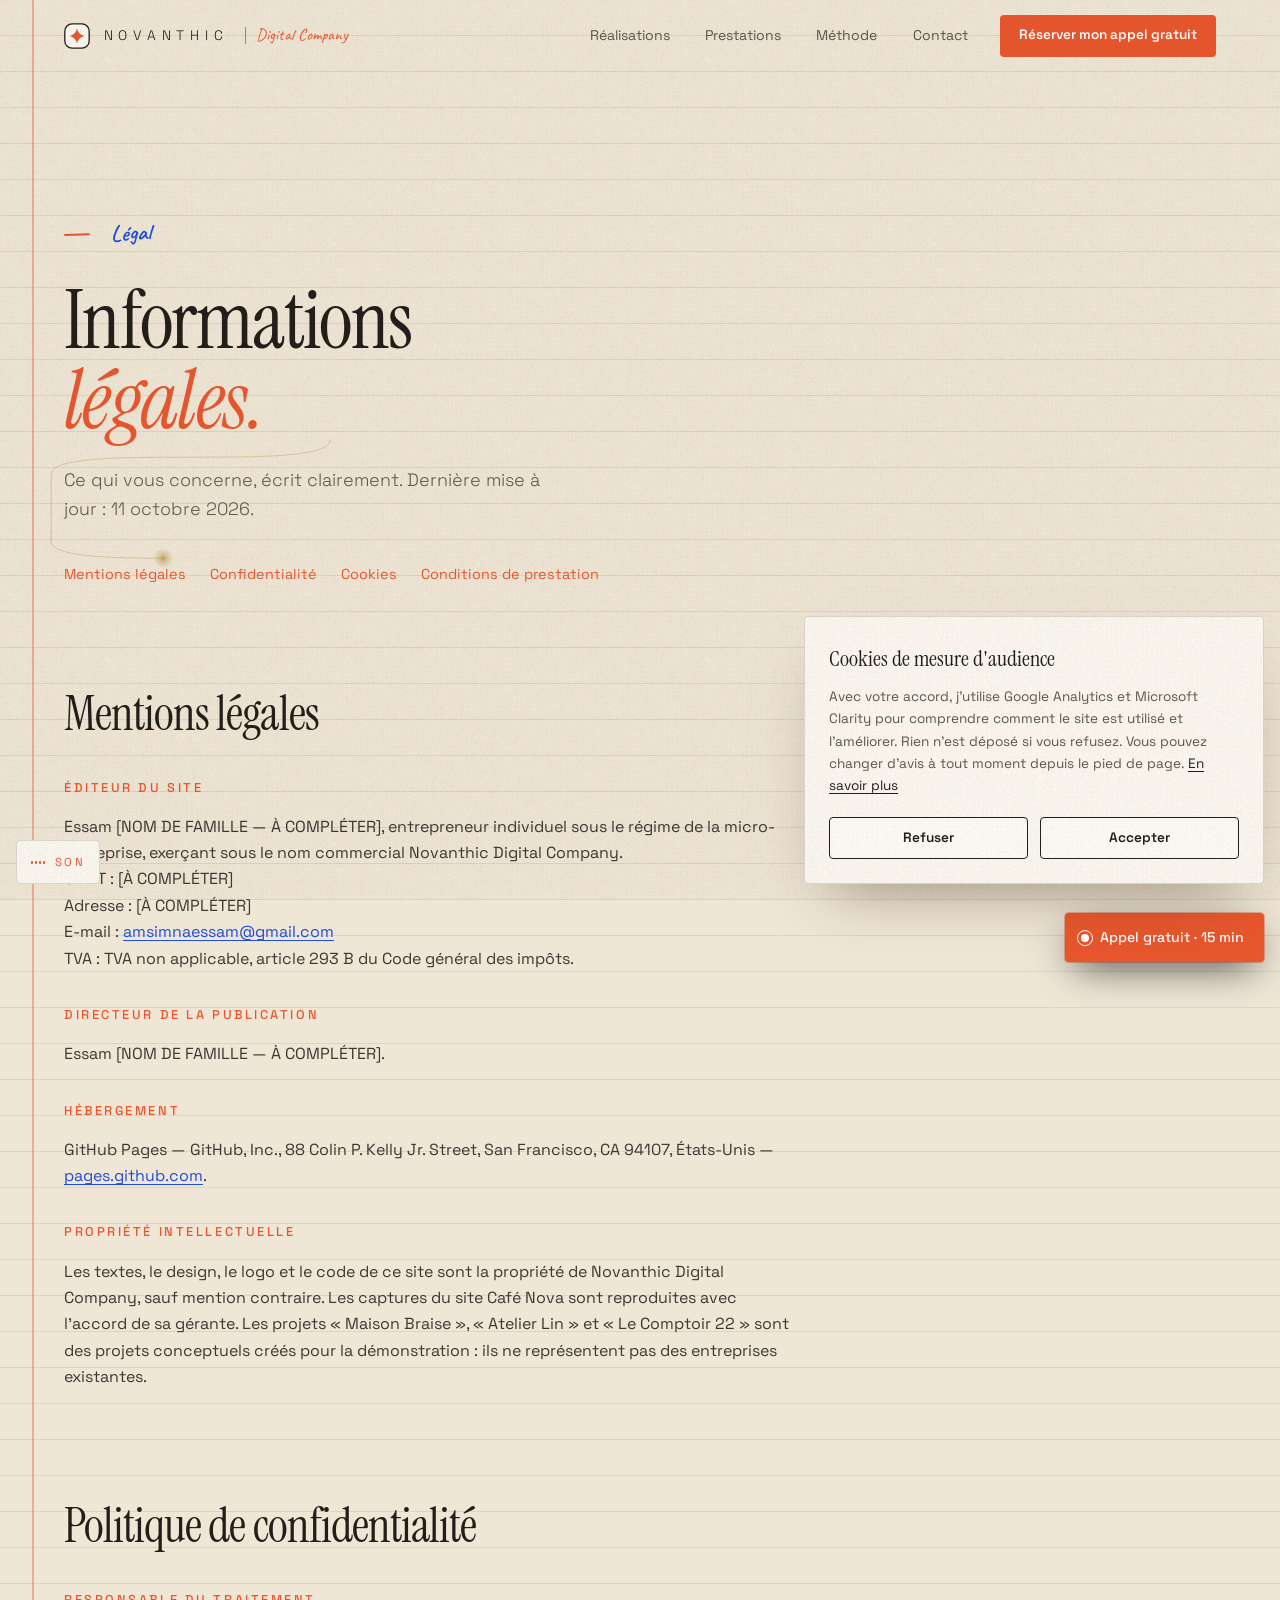
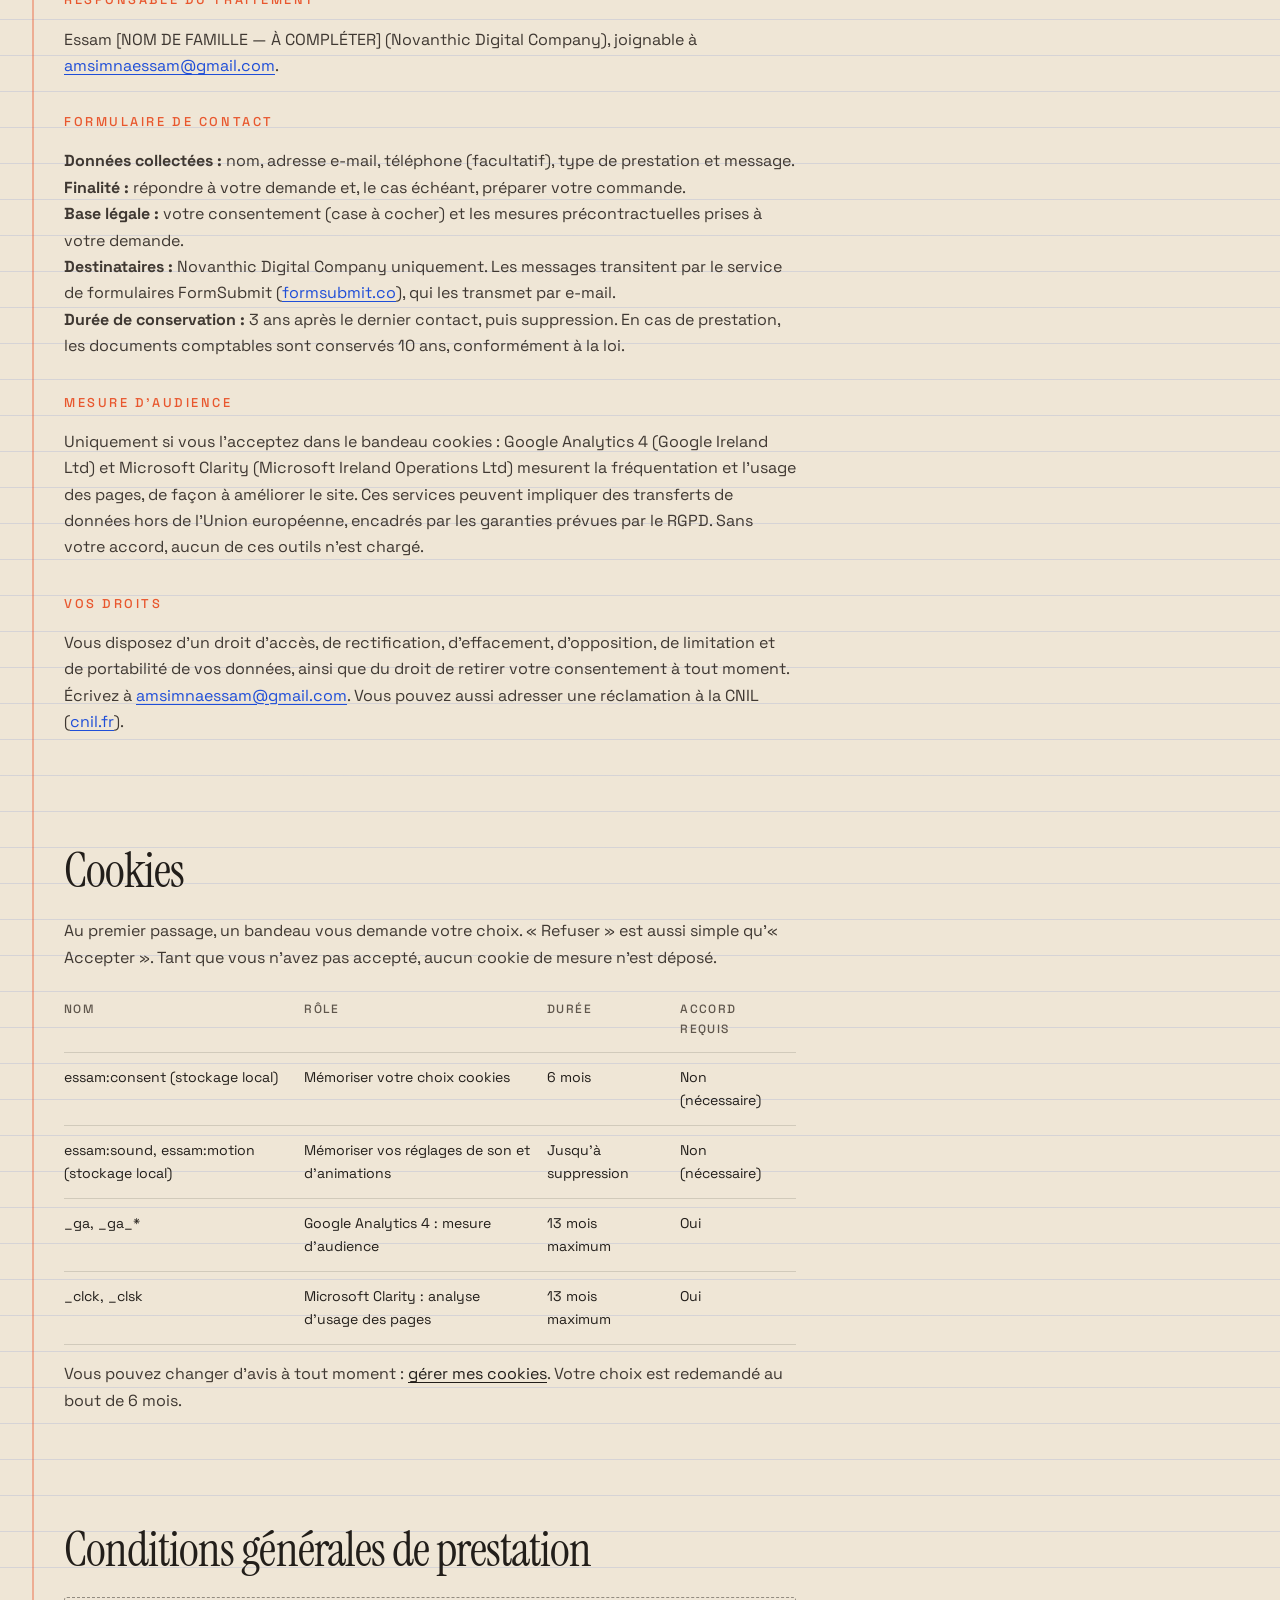
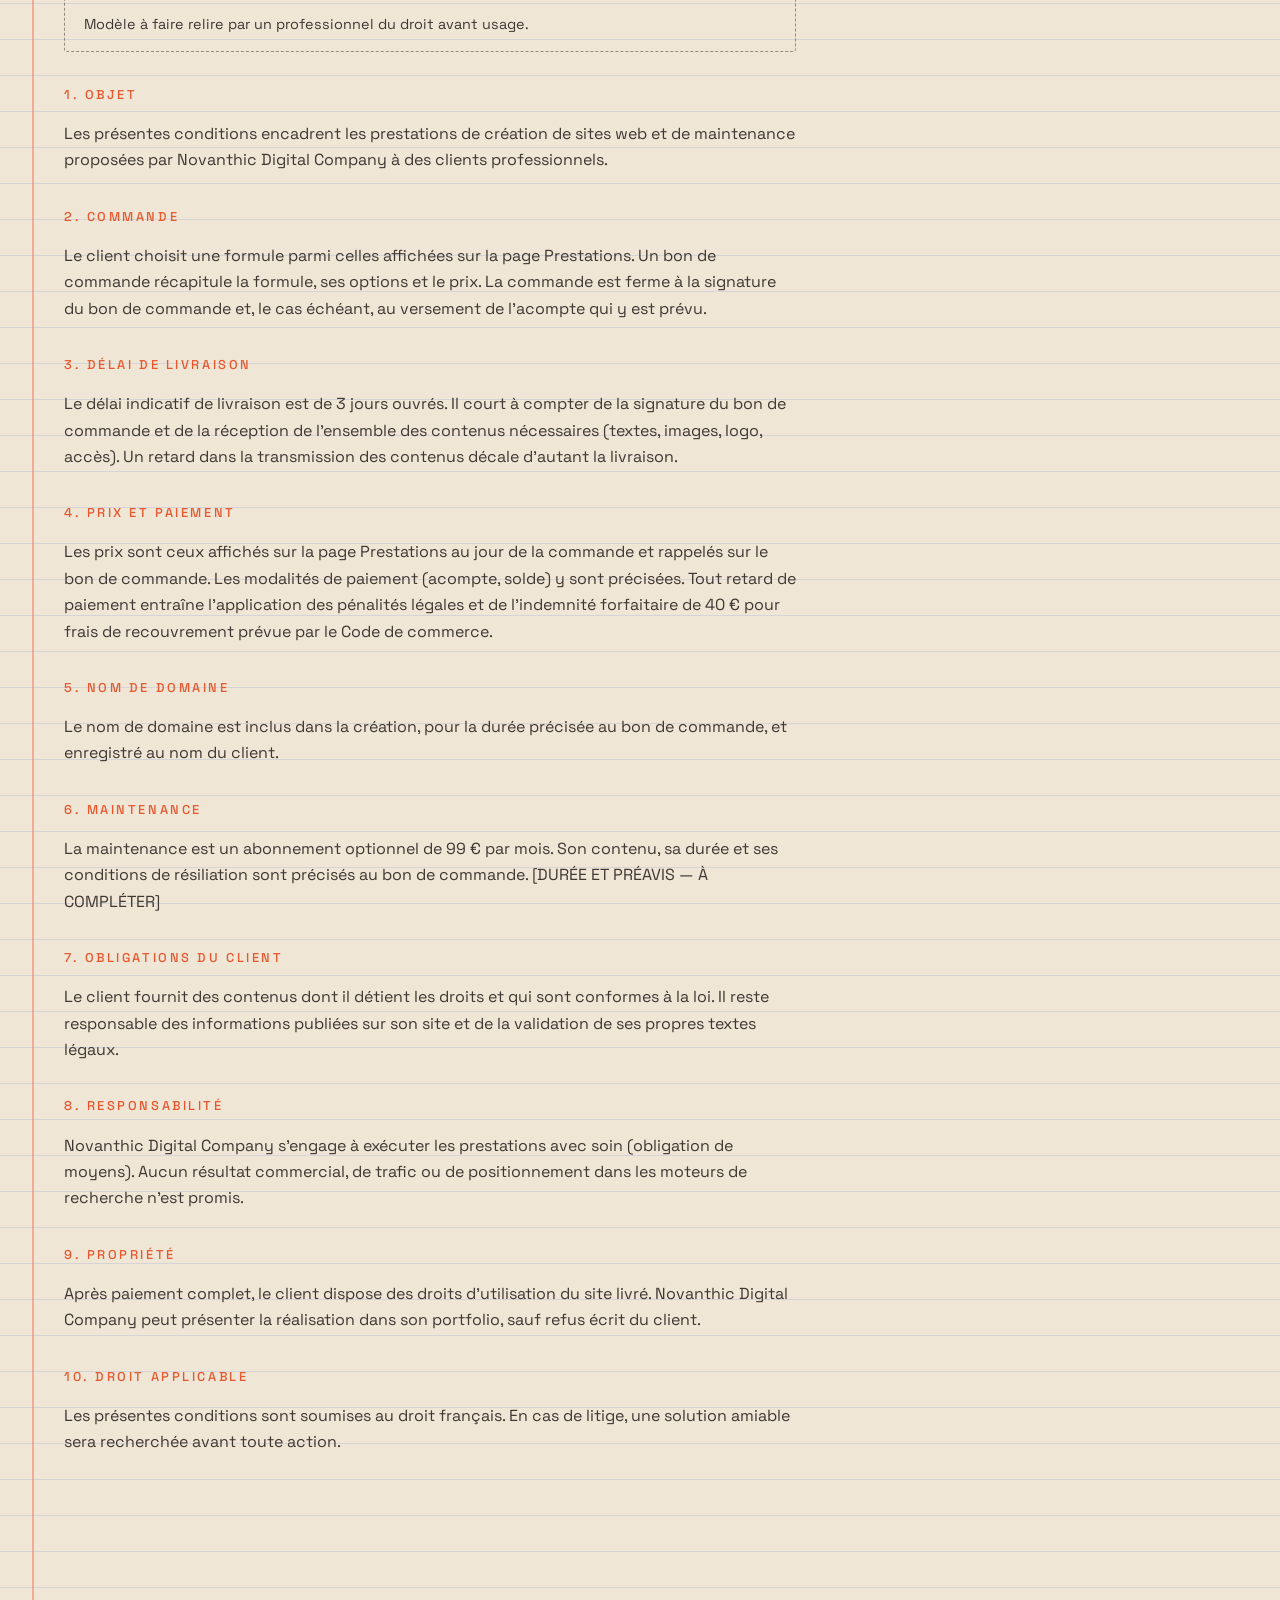
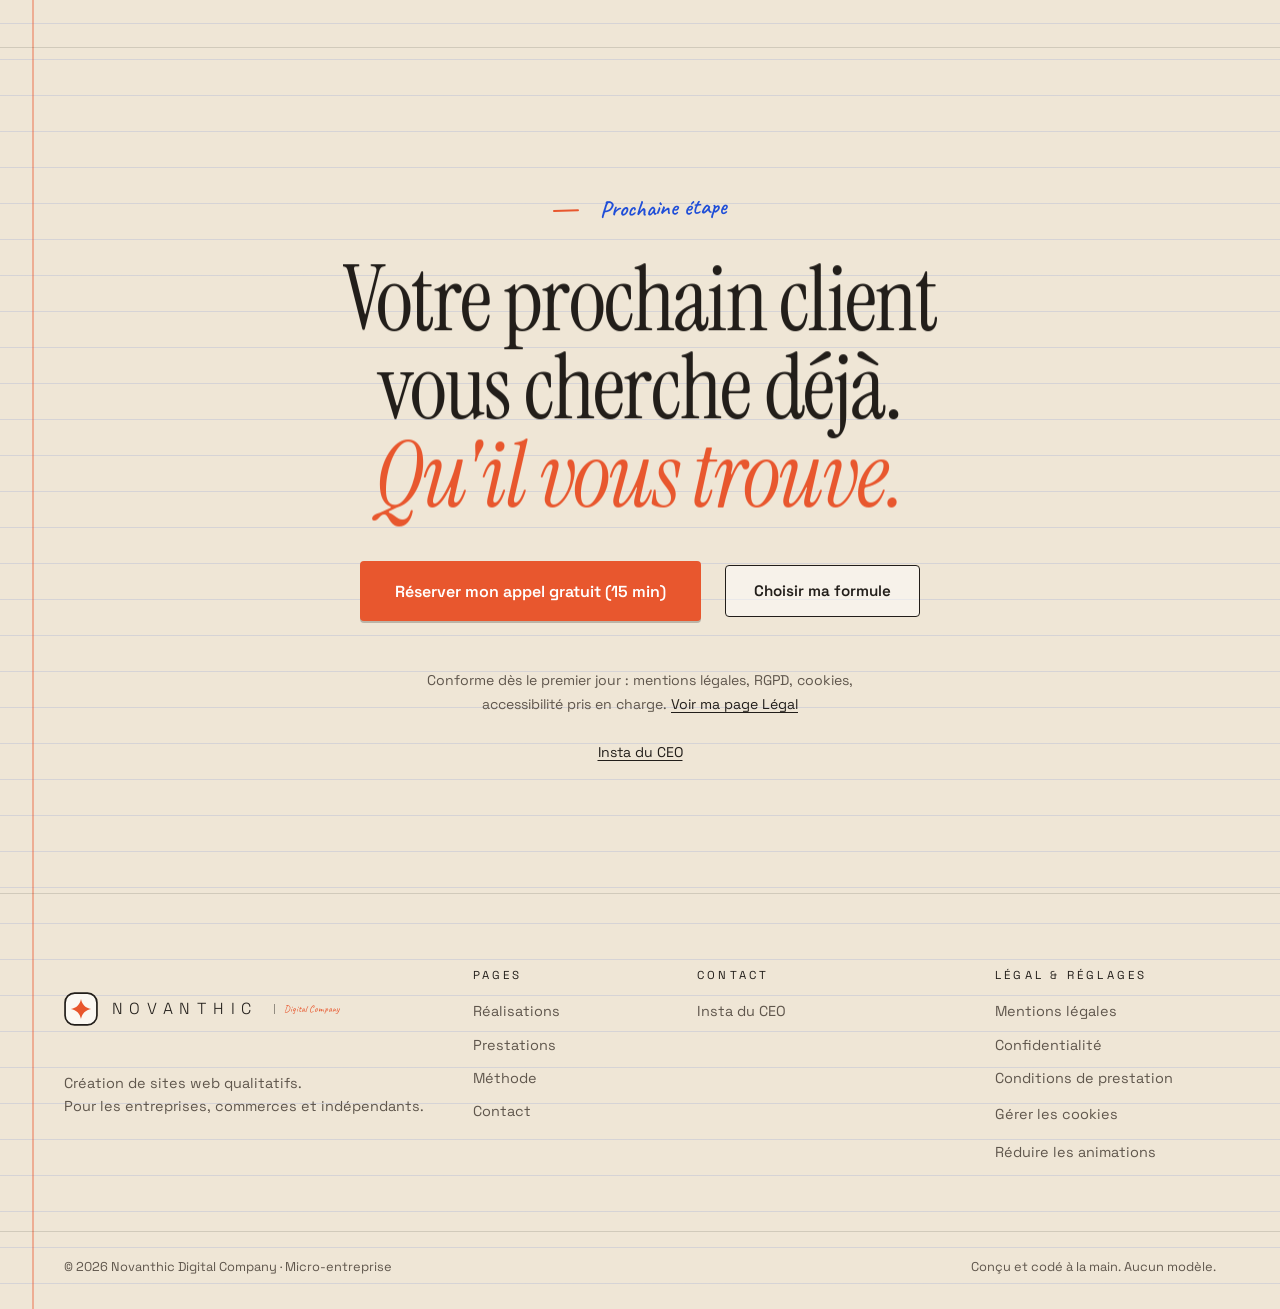
<file: legal.html>
<!doctype html>
<html lang="fr">
  <head>
    <meta charset="utf-8" />
    <meta name="viewport" content="width=device-width, initial-scale=1, viewport-fit=cover" />
    <meta name="theme-color" content="#efe6d6" />
    <meta name="color-scheme" content="light" />
    <meta name="author" content="Novanthic Digital Company" />
    <meta property="og:site_name" content="Novanthic Digital Company" />
    <meta property="og:locale" content="fr_FR" />
    <meta property="og:type" content="website" />
    <meta property="og:image" content="https://fivedigitalstudio.com/og.jpg" />
    <meta property="og:image:width" content="1200" />
    <meta property="og:image:height" content="630" />
    <meta property="og:image:alt" content="Novanthic Digital Company — sites web qualitatifs, rapides, conformes" />
    <meta name="twitter:card" content="summary_large_image" />
    <link rel="icon" href="/favicon.svg" type="image/svg+xml" />
    <link rel="apple-touch-icon" href="/apple-touch-icon.png" />
    <link rel="preload" href="/fonts/cormorant-300-normal.woff2" as="font" type="font/woff2" crossorigin />
    <link rel="preload" href="/fonts/inter-var.woff2" as="font" type="font/woff2" crossorigin />
    <script>
      // Avant tout rendu : signale que le JS tourne et applique la préférence « animations réduites ».
      (function (d) {
        var h = d.documentElement; h.classList.add('js');
        try {
          if (localStorage.getItem('essam:motion') === 'reduce' || matchMedia('(prefers-reduced-motion: reduce)').matches) h.classList.add('reduce');
          // Arrivée depuis une autre page du site : le rideau de transition se lève.
          if (sessionStorage.getItem('essam:nav')) { h.classList.add('from-nav'); sessionStorage.removeItem('essam:nav'); }
        } catch (e) {}
        // Filet de sécurité : si le JS principal ne démarre pas, tout le contenu reste visible.
        setTimeout(function () { if (!window.__essam) h.classList.add('anim-fail'); }, 3500);
      })(document);
    </script>

    <title>Mentions légales, confidentialité et cookies | Novanthic Digital Company</title>
    <meta name="description" content="Mentions légales, politique de confidentialité, politique de cookies et conditions générales de prestation du site Novanthic Digital Company." />
    <link rel="canonical" href="https://fivedigitalstudio.com/legal" />
    <meta property="og:title" content="Informations légales — Novanthic Digital Company" />
    <meta property="og:description" content="Mentions légales, confidentialité, cookies et conditions de prestation." />
    <meta property="og:url" content="https://fivedigitalstudio.com/legal" />
    <script type="module" crossorigin src="/assets/main-nhri8mH0.js"></script>
    <script type="module" crossorigin src="/assets/basic-D4Yx7h1Q.js"></script>
    <link rel="stylesheet" crossorigin href="/assets/main-DTwxj9eu.css">
    <link rel="stylesheet" href="/assets/novanthic.css">
  </head>
  <body class="page-legal">
    <a class="skip-link" href="#contenu">Aller au contenu</a>
    <header class="site-header" data-header>
      <div class="site-header__inner">
        <a class="logo" href="/" aria-label="Novanthic Digital Company, retour à l'accueil" data-cursor="hover"><svg class="logo__mark" viewBox="0 0 32 32" width="28" height="28" aria-hidden="true" focusable="false"><rect class="nv-mark__bg" x="1" y="1" width="30" height="30" rx="9" /><path class="nv-mark__star" d="M16 6.5C16.9 11.6 20.4 15.1 25.5 16 20.4 16.9 16.9 20.4 16 25.5 15.1 20.4 11.6 16.9 6.5 16 11.6 15.1 15.1 11.6 16 6.5Z" /></svg><span class="logo__word">NOVANTHIC</span><span class="logo__num">Digital Company</span>
</a>
        <nav class="nav" aria-label="Navigation principale">
          <ul class="nav__list">
            <li><a class="nav__link" data-nav="realisations" href="/realisations">Réalisations</a></li>
            <li><a class="nav__link" data-nav="prestations" href="/prestations">Prestations</a></li>
            <li><a class="nav__link" data-nav="methode" href="/methode">Méthode</a></li>
            <li><a class="nav__link" data-nav="contact" href="/contact">Contact</a></li>
          </ul>
        </nav>
        <a class="btn btn--primary btn--sm site-header__cta" href="/contact#rdv" data-booking data-track="cta_rdv" data-track-label="header" data-magnetic>
          <span class="btn__label">Réserver mon appel gratuit</span>
        </a>
        <button class="menu-toggle" type="button" aria-expanded="false" aria-controls="menu-mobile" data-menu-toggle>
          <span class="menu-toggle__lines" aria-hidden="true"></span>
          <span class="visually-hidden">Ouvrir le menu</span>
        </button>
      </div>
    </header>
    <div class="menu-mobile" id="menu-mobile" data-menu hidden>
      <nav aria-label="Navigation mobile">
        <ul class="menu-mobile__list">
          <li><a href="/">Accueil</a></li>
          <li><a data-nav="realisations" href="/realisations">Réalisations</a></li>
          <li><a data-nav="prestations" href="/prestations">Prestations</a></li>
          <li><a data-nav="methode" href="/methode">Méthode</a></li>
          <li><a data-nav="contact" href="/contact">Contact</a></li>
        </ul>
      </nav>
      <div class="menu-mobile__foot">
        <a class="btn btn--primary" href="/contact#rdv" data-booking data-track="cta_rdv" data-track-label="menu">
          <span class="btn__label">Réserver mon appel gratuit (15 min)</span>
        </a>
        <a class="link" href="https://ig.me/m/ea.essam" target="_blank" rel="noopener" data-track="instagram_click" data-track-label="menu">M'écrire sur Instagram</a>
      </div>
    </div>

    <main id="contenu">
      <header class="page-hero container" data-thread-start>
        <p class="eyebrow">Légal</p>
        <h1 class="h1 page-hero__title" data-thread>Informations <em>légales.</em></h1>
        <p class="lead">Ce qui vous concerne, écrit clairement. Dernière mise à jour&nbsp;: 11 octobre 2026.</p>
        <nav class="legal-nav" aria-label="Sections de la page" data-thread>
          <a href="#mentions">Mentions légales</a>
          <a href="#confidentialite">Confidentialité</a>
          <a href="#cookies">Cookies</a>
          <a href="#cgp">Conditions de prestation</a>
        </nav>
      </header>

      <div class="container legal">
        <section id="mentions" aria-labelledby="t-mentions">
          <h2 class="h2" id="t-mentions">Mentions légales</h2>
          <h3>Éditeur du site</h3>
          <p>Essam [NOM DE FAMILLE — À COMPLÉTER], entrepreneur individuel sous le régime de la micro-entreprise, exerçant sous le nom commercial Novanthic Digital Company.<br />
            SIRET&nbsp;: [À COMPLÉTER]<br />
            Adresse&nbsp;: [À COMPLÉTER]<br />
            E-mail&nbsp;: <a href="mailto:amsimnaessam@gmail.com">amsimnaessam@gmail.com</a><br />
            TVA&nbsp;: TVA non applicable, article 293&nbsp;B du Code général des impôts.</p>
          <h3>Directeur de la publication</h3>
          <p>Essam [NOM DE FAMILLE — À COMPLÉTER].</p>
          <h3>Hébergement</h3>
          <p>GitHub Pages — GitHub, Inc., 88 Colin P. Kelly Jr. Street, San Francisco, CA 94107, États-Unis — <a href="https://pages.github.com" rel="noopener">pages.github.com</a>.</p>
          <h3>Propriété intellectuelle</h3>
          <p>Les textes, le design, le logo et le code de ce site sont la propriété de Novanthic Digital Company, sauf mention contraire. Les captures du site Café Nova sont reproduites avec l'accord de sa gérante. Les projets « Maison Braise », « Atelier Lin » et « Le Comptoir 22 » sont des projets conceptuels créés pour la démonstration&nbsp;: ils ne représentent pas des entreprises existantes.</p>
        </section>

        <section id="confidentialite" aria-labelledby="t-conf">
          <h2 class="h2" id="t-conf">Politique de confidentialité</h2>
          <h3>Responsable du traitement</h3>
          <p>Essam [NOM DE FAMILLE — À COMPLÉTER] (Novanthic Digital Company), joignable à <a href="mailto:amsimnaessam@gmail.com">amsimnaessam@gmail.com</a>.</p>
          <h3>Formulaire de contact</h3>
          <p><strong>Données collectées&nbsp;:</strong> nom, adresse e-mail, téléphone (facultatif), type de prestation et message.<br />
            <strong>Finalité&nbsp;:</strong> répondre à votre demande et, le cas échéant, préparer votre commande.<br />
            <strong>Base légale&nbsp;:</strong> votre consentement (case à cocher) et les mesures précontractuelles prises à votre demande.<br />
            <strong>Destinataires&nbsp;:</strong> Novanthic Digital Company uniquement. Les messages transitent par le service de formulaires FormSubmit (<a href="https://formsubmit.co" rel="noopener">formsubmit.co</a>), qui les transmet par e-mail.<br />
            <strong>Durée de conservation&nbsp;:</strong> 3 ans après le dernier contact, puis suppression. En cas de prestation, les documents comptables sont conservés 10 ans, conformément à la loi.</p>
          <h3>Mesure d'audience</h3>
          <p>Uniquement si vous l'acceptez dans le bandeau cookies&nbsp;: Google Analytics 4 (Google Ireland Ltd) et Microsoft Clarity (Microsoft Ireland Operations Ltd) mesurent la fréquentation et l'usage des pages, de façon à améliorer le site. Ces services peuvent impliquer des transferts de données hors de l'Union européenne, encadrés par les garanties prévues par le RGPD. Sans votre accord, aucun de ces outils n'est chargé.</p>
          <h3>Vos droits</h3>
          <p>Vous disposez d'un droit d'accès, de rectification, d'effacement, d'opposition, de limitation et de portabilité de vos données, ainsi que du droit de retirer votre consentement à tout moment. Écrivez à <a href="mailto:amsimnaessam@gmail.com">amsimnaessam@gmail.com</a>. Vous pouvez aussi adresser une réclamation à la CNIL (<a href="https://www.cnil.fr" rel="noopener">cnil.fr</a>).</p>
        </section>

        <section id="cookies" aria-labelledby="t-cookies">
          <h2 class="h2" id="t-cookies">Cookies</h2>
          <p>Au premier passage, un bandeau vous demande votre choix. « Refuser » est aussi simple qu'« Accepter ». Tant que vous n'avez pas accepté, aucun cookie de mesure n'est déposé.</p>
          <div class="legal-table-wrap">
            <table class="legal-table">
              <caption class="visually-hidden">Traceurs utilisés sur le site</caption>
              <thead><tr><th scope="col">Nom</th><th scope="col">Rôle</th><th scope="col">Durée</th><th scope="col">Accord requis</th></tr></thead>
              <tbody>
                <tr><td>essam:consent (stockage local)</td><td>Mémoriser votre choix cookies</td><td>6 mois</td><td>Non (nécessaire)</td></tr>
                <tr><td>essam:sound, essam:motion (stockage local)</td><td>Mémoriser vos réglages de son et d'animations</td><td>Jusqu'à suppression</td><td>Non (nécessaire)</td></tr>
                <tr><td>_ga, _ga_*</td><td>Google Analytics 4 : mesure d'audience</td><td>13 mois maximum</td><td>Oui</td></tr>
                <tr><td>_clck, _clsk</td><td>Microsoft Clarity : analyse d'usage des pages</td><td>13 mois maximum</td><td>Oui</td></tr>
              </tbody>
            </table>
          </div>
          <p>Vous pouvez changer d'avis à tout moment&nbsp;: <button class="link" type="button" data-consent-open>gérer mes cookies</button>. Votre choix est redemandé au bout de 6 mois.</p>
        </section>

        <section id="cgp" aria-labelledby="t-cgp">
          <h2 class="h2" id="t-cgp">Conditions générales de prestation</h2>
          <p class="legal-note">Modèle à faire relire par un professionnel du droit avant usage.</p>
          <h3>1. Objet</h3>
          <p>Les présentes conditions encadrent les prestations de création de sites web et de maintenance proposées par Novanthic Digital Company à des clients professionnels.</p>
          <h3>2. Commande</h3>
          <p>Le client choisit une formule parmi celles affichées sur la page Prestations. Un bon de commande récapitule la formule, ses options et le prix. La commande est ferme à la signature du bon de commande et, le cas échéant, au versement de l'acompte qui y est prévu.</p>
          <h3>3. Délai de livraison</h3>
          <p>Le délai indicatif de livraison est de 3 jours ouvrés. Il court à compter de la signature du bon de commande et de la réception de l'ensemble des contenus nécessaires (textes, images, logo, accès). Un retard dans la transmission des contenus décale d'autant la livraison.</p>
          <h3>4. Prix et paiement</h3>
          <p>Les prix sont ceux affichés sur la page Prestations au jour de la commande et rappelés sur le bon de commande. Les modalités de paiement (acompte, solde) y sont précisées. Tout retard de paiement entraîne l'application des pénalités légales et de l'indemnité forfaitaire de 40&nbsp;€ pour frais de recouvrement prévue par le Code de commerce.</p>
          <h3>5. Nom de domaine</h3>
          <p>Le nom de domaine est inclus dans la création, pour la durée précisée au bon de commande, et enregistré au nom du client.</p>
          <h3>6. Maintenance</h3>
          <p>La maintenance est un abonnement optionnel de 99&nbsp;€ par mois. Son contenu, sa durée et ses conditions de résiliation sont précisés au bon de commande. [DURÉE ET PRÉAVIS — À COMPLÉTER]</p>
          <h3>7. Obligations du client</h3>
          <p>Le client fournit des contenus dont il détient les droits et qui sont conformes à la loi. Il reste responsable des informations publiées sur son site et de la validation de ses propres textes légaux.</p>
          <h3>8. Responsabilité</h3>
          <p>Novanthic Digital Company s'engage à exécuter les prestations avec soin (obligation de moyens). Aucun résultat commercial, de trafic ou de positionnement dans les moteurs de recherche n'est promis.</p>
          <h3>9. Propriété</h3>
          <p>Après paiement complet, le client dispose des droits d'utilisation du site livré. Novanthic Digital Company peut présenter la réalisation dans son portfolio, sauf refus écrit du client.</p>
          <h3>10. Droit applicable</h3>
          <p>Les présentes conditions sont soumises au droit français. En cas de litige, une solution amiable sera recherchée avant toute action.</p>
        </section>
      </div>
    </main>
    <section class="cta-final" aria-labelledby="cta-final-titre" data-cta-final>
      <div class="container cta-final__inner">
        <p class="eyebrow">Prochaine étape</p>
        <h2 class="display cta-final__title" id="cta-final-titre" data-split>
          Votre prochain client vous cherche déjà.<br /><em>Qu'il vous trouve.</em>
        </h2>
        <div class="cta-final__actions">
          <a class="btn btn--primary btn--lg" href="/contact#rdv" data-booking data-track="cta_rdv" data-track-label="cta-final" data-magnetic data-hoop-target>
            <span class="btn__label">Réserver mon appel gratuit (15 min)</span>
          </a>
          <a class="btn btn--ghost" href="/prestations#tarifs" data-track="cta_tarifs" data-track-label="cta-final" data-magnetic>
            <span class="btn__label">Choisir ma formule</span>
          </a>
        </div>
        <p class="cta-final__legal">Conforme dès le premier jour&nbsp;: mentions légales, RGPD, cookies, accessibilité pris en charge. <a href="/legal">Voir ma page Légal</a></p>
        <p class="cta-final__contact"><a href="https://ig.me/m/ea.essam" target="_blank" rel="noopener" data-track="instagram_click" data-track-label="cta-final">Insta du CEO</a></p>
      </div>
    </section>

    <footer class="site-footer">
      <div class="container site-footer__grid">
        <div class="site-footer__brand">
          <a class="logo logo--lg" href="/" aria-label="Novanthic Digital Company, retour à l'accueil"><svg class="logo__mark" viewBox="0 0 32 32" width="28" height="28" aria-hidden="true" focusable="false"><rect class="nv-mark__bg" x="1" y="1" width="30" height="30" rx="9" /><path class="nv-mark__star" d="M16 6.5C16.9 11.6 20.4 15.1 25.5 16 20.4 16.9 16.9 20.4 16 25.5 15.1 20.4 11.6 16.9 6.5 16 11.6 15.1 15.1 11.6 16 6.5Z" /></svg><span class="logo__word">NOVANTHIC</span><span class="logo__num">Digital Company</span>
</a>
          <p>Création de sites web qualitatifs.<br />Pour les entreprises, commerces et indépendants.</p>
        </div>
        <nav class="site-footer__col" aria-label="Pages">
          <p class="site-footer__title">Pages</p>
          <ul>
            <li><a href="/realisations">Réalisations</a></li>
            <li><a href="/prestations">Prestations</a></li>
            <li><a href="/methode">Méthode</a></li>
            <li><a href="/contact">Contact</a></li>
          </ul>
        </nav>
        <div class="site-footer__col">
          <p class="site-footer__title">Contact</p>
          <ul>
            <li><a href="https://www.instagram.com/ea.essam/" target="_blank" rel="noopener" data-track="instagram_click" data-track-label="footer">Insta du CEO</a></li>
          </ul>
        </div>
        <div class="site-footer__col">
          <p class="site-footer__title">Légal &amp; réglages</p>
          <ul>
            <li><a href="/legal#mentions">Mentions légales</a></li>
            <li><a href="/legal#confidentialite">Confidentialité</a></li>
            <li><a href="/legal#cgp">Conditions de prestation</a></li>
            <li><button class="footer-btn" type="button" data-consent-open>Gérer les cookies</button></li>
            <li><button class="footer-btn" type="button" data-motion-toggle aria-pressed="false">Réduire les animations</button></li>
          </ul>
        </div>
      </div>
      <div class="container site-footer__base">
        <p>© <span data-year>2026</span> Novanthic Digital Company · Micro-entreprise</p>
        <p class="site-footer__made">Conçu et codé à la main. Aucun modèle.</p>
      </div>
    </footer>

    <a class="sticky-cta" href="/contact#rdv" data-booking data-sticky-cta data-track="cta_rdv" data-track-label="sticky">
      <span class="sticky-cta__dot" aria-hidden="true"></span>
      <span>Appel gratuit · 15 min</span>
    </a>

    <button class="sound-toggle" type="button" data-sound-toggle aria-pressed="false" aria-label="Activer le son">
      <span class="sound-toggle__bars" aria-hidden="true"><i></i><i></i><i></i><i></i></span>
      <span class="sound-toggle__label">Son</span>
    </button>

    <div class="consent" role="dialog" aria-modal="false" aria-labelledby="consent-titre" aria-describedby="consent-texte" data-consent hidden>
      <p class="consent__title" id="consent-titre">Cookies de mesure d'audience</p>
      <p class="consent__text" id="consent-texte">
        Avec votre accord, j'utilise Google Analytics et Microsoft Clarity pour comprendre comment le site est utilisé et l'améliorer.
        Rien n'est déposé si vous refusez. Vous pouvez changer d'avis à tout moment depuis le pied de page.
        <a href="/legal#cookies">En savoir plus</a>
      </p>
      <div class="consent__actions">
        <button class="btn btn--ghost btn--sm" type="button" data-consent-choice="refuse">Refuser</button>
        <button class="btn btn--ghost btn--sm" type="button" data-consent-choice="accept">Accepter</button>
      </div>
    </div>

    <div class="curtain" aria-hidden="true" data-curtain><span class="curtain__line"></span></div>
    <div class="cursor is-hidden" aria-hidden="true" data-cursor-el><span class="cursor__dot"></span><span class="cursor__ring"><span class="cursor__label"></span></span></div>

  </body>
</html>
</file>
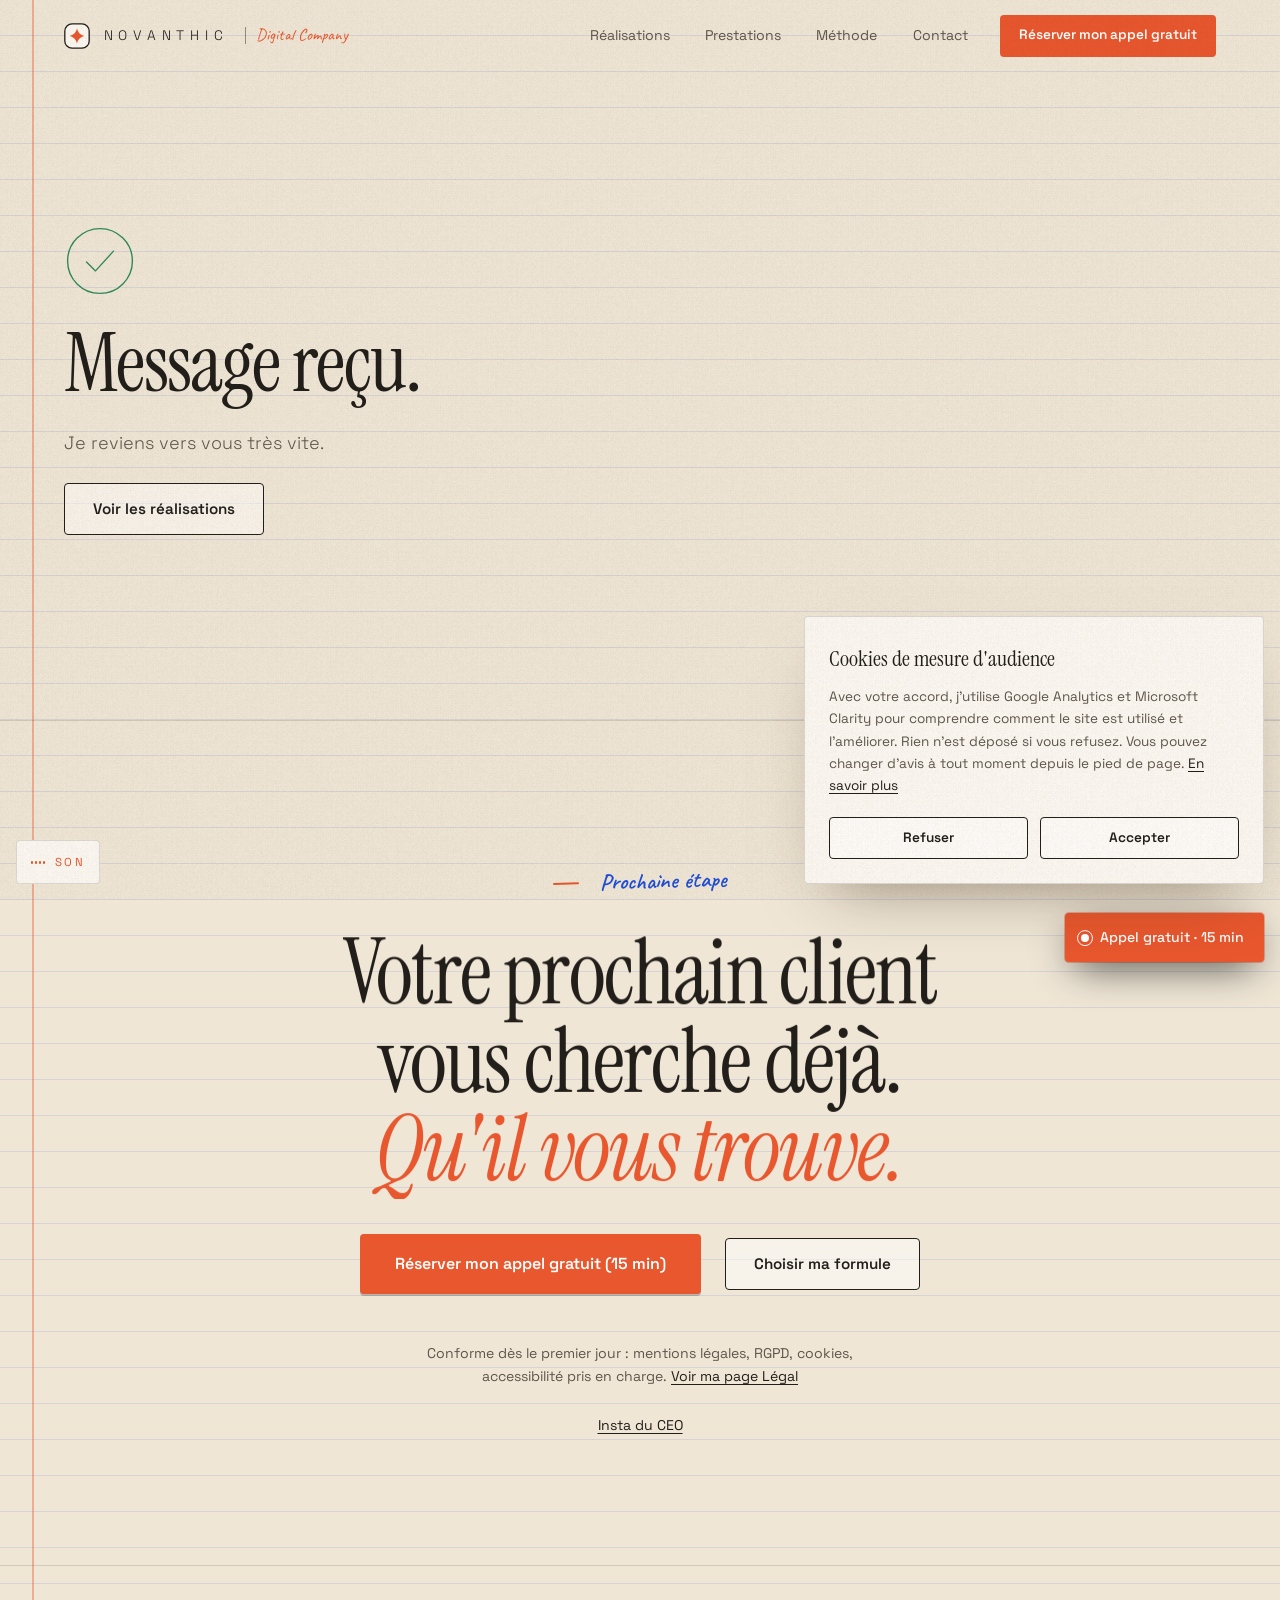
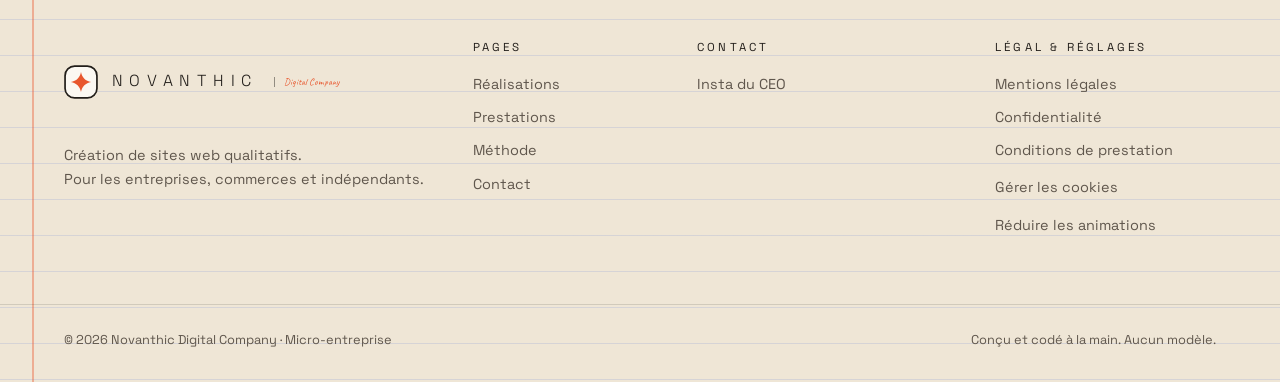
<file: merci.html>
<!doctype html>
<html lang="fr">
  <head>
    <meta charset="utf-8" />
    <meta name="viewport" content="width=device-width, initial-scale=1, viewport-fit=cover" />
    <meta name="theme-color" content="#efe6d6" />
    <meta name="color-scheme" content="light" />
    <meta name="author" content="Novanthic Digital Company" />
    <meta property="og:site_name" content="Novanthic Digital Company" />
    <meta property="og:locale" content="fr_FR" />
    <meta property="og:type" content="website" />
    <meta property="og:image" content="https://fivedigitalstudio.com/og.jpg" />
    <meta property="og:image:width" content="1200" />
    <meta property="og:image:height" content="630" />
    <meta property="og:image:alt" content="Novanthic Digital Company — sites web qualitatifs, rapides, conformes" />
    <meta name="twitter:card" content="summary_large_image" />
    <link rel="icon" href="/favicon.svg" type="image/svg+xml" />
    <link rel="apple-touch-icon" href="/apple-touch-icon.png" />
    <link rel="preload" href="/fonts/cormorant-300-normal.woff2" as="font" type="font/woff2" crossorigin />
    <link rel="preload" href="/fonts/inter-var.woff2" as="font" type="font/woff2" crossorigin />
    <script>
      // Avant tout rendu : signale que le JS tourne et applique la préférence « animations réduites ».
      (function (d) {
        var h = d.documentElement; h.classList.add('js');
        try {
          if (localStorage.getItem('essam:motion') === 'reduce' || matchMedia('(prefers-reduced-motion: reduce)').matches) h.classList.add('reduce');
          // Arrivée depuis une autre page du site : le rideau de transition se lève.
          if (sessionStorage.getItem('essam:nav')) { h.classList.add('from-nav'); sessionStorage.removeItem('essam:nav'); }
        } catch (e) {}
        // Filet de sécurité : si le JS principal ne démarre pas, tout le contenu reste visible.
        setTimeout(function () { if (!window.__essam) h.classList.add('anim-fail'); }, 3500);
      })(document);
    </script>

    <title>Message reçu — Novanthic Digital Company</title>
    <meta name="description" content="Votre message a bien été envoyé." />
    <meta name="robots" content="noindex" />
    <script type="module" crossorigin src="/assets/main-nhri8mH0.js"></script>
    <script type="module" crossorigin src="/assets/basic-D4Yx7h1Q.js"></script>
    <link rel="stylesheet" crossorigin href="/assets/main-DTwxj9eu.css">
    <link rel="stylesheet" href="/assets/novanthic.css">
  </head>
  <body class="page-simple">
    <a class="skip-link" href="#contenu">Aller au contenu</a>
    <header class="site-header" data-header>
      <div class="site-header__inner">
        <a class="logo" href="/" aria-label="Novanthic Digital Company, retour à l'accueil" data-cursor="hover"><svg class="logo__mark" viewBox="0 0 32 32" width="28" height="28" aria-hidden="true" focusable="false"><rect class="nv-mark__bg" x="1" y="1" width="30" height="30" rx="9" /><path class="nv-mark__star" d="M16 6.5C16.9 11.6 20.4 15.1 25.5 16 20.4 16.9 16.9 20.4 16 25.5 15.1 20.4 11.6 16.9 6.5 16 11.6 15.1 15.1 11.6 16 6.5Z" /></svg><span class="logo__word">NOVANTHIC</span><span class="logo__num">Digital Company</span>
</a>
        <nav class="nav" aria-label="Navigation principale">
          <ul class="nav__list">
            <li><a class="nav__link" data-nav="realisations" href="/realisations">Réalisations</a></li>
            <li><a class="nav__link" data-nav="prestations" href="/prestations">Prestations</a></li>
            <li><a class="nav__link" data-nav="methode" href="/methode">Méthode</a></li>
            <li><a class="nav__link" data-nav="contact" href="/contact">Contact</a></li>
          </ul>
        </nav>
        <a class="btn btn--primary btn--sm site-header__cta" href="/contact#rdv" data-booking data-track="cta_rdv" data-track-label="header" data-magnetic>
          <span class="btn__label">Réserver mon appel gratuit</span>
        </a>
        <button class="menu-toggle" type="button" aria-expanded="false" aria-controls="menu-mobile" data-menu-toggle>
          <span class="menu-toggle__lines" aria-hidden="true"></span>
          <span class="visually-hidden">Ouvrir le menu</span>
        </button>
      </div>
    </header>
    <div class="menu-mobile" id="menu-mobile" data-menu hidden>
      <nav aria-label="Navigation mobile">
        <ul class="menu-mobile__list">
          <li><a href="/">Accueil</a></li>
          <li><a data-nav="realisations" href="/realisations">Réalisations</a></li>
          <li><a data-nav="prestations" href="/prestations">Prestations</a></li>
          <li><a data-nav="methode" href="/methode">Méthode</a></li>
          <li><a data-nav="contact" href="/contact">Contact</a></li>
        </ul>
      </nav>
      <div class="menu-mobile__foot">
        <a class="btn btn--primary" href="/contact#rdv" data-booking data-track="cta_rdv" data-track-label="menu">
          <span class="btn__label">Réserver mon appel gratuit (15 min)</span>
        </a>
        <a class="link" href="https://ig.me/m/ea.essam" target="_blank" rel="noopener" data-track="instagram_click" data-track-label="menu">M'écrire sur Instagram</a>
      </div>
    </div>

    <main id="contenu" class="simple container">
      <svg class="form-done__mark" viewBox="0 0 80 80" aria-hidden="true"><circle cx="40" cy="40" r="36" /><path d="M25 41l10 10 20-22" /></svg>
      <h1 class="h1">Message reçu.</h1>
      <p class="lead">Je reviens vers vous très vite.</p>
      <a class="btn btn--ghost" href="/realisations"><span class="btn__label">Voir les réalisations</span></a>
    </main>
    <section class="cta-final" aria-labelledby="cta-final-titre" data-cta-final>
      <div class="container cta-final__inner">
        <p class="eyebrow">Prochaine étape</p>
        <h2 class="display cta-final__title" id="cta-final-titre" data-split>
          Votre prochain client vous cherche déjà.<br /><em>Qu'il vous trouve.</em>
        </h2>
        <div class="cta-final__actions">
          <a class="btn btn--primary btn--lg" href="/contact#rdv" data-booking data-track="cta_rdv" data-track-label="cta-final" data-magnetic data-hoop-target>
            <span class="btn__label">Réserver mon appel gratuit (15 min)</span>
          </a>
          <a class="btn btn--ghost" href="/prestations#tarifs" data-track="cta_tarifs" data-track-label="cta-final" data-magnetic>
            <span class="btn__label">Choisir ma formule</span>
          </a>
        </div>
        <p class="cta-final__legal">Conforme dès le premier jour&nbsp;: mentions légales, RGPD, cookies, accessibilité pris en charge. <a href="/legal">Voir ma page Légal</a></p>
        <p class="cta-final__contact"><a href="https://ig.me/m/ea.essam" target="_blank" rel="noopener" data-track="instagram_click" data-track-label="cta-final">Insta du CEO</a></p>
      </div>
    </section>

    <footer class="site-footer">
      <div class="container site-footer__grid">
        <div class="site-footer__brand">
          <a class="logo logo--lg" href="/" aria-label="Novanthic Digital Company, retour à l'accueil"><svg class="logo__mark" viewBox="0 0 32 32" width="28" height="28" aria-hidden="true" focusable="false"><rect class="nv-mark__bg" x="1" y="1" width="30" height="30" rx="9" /><path class="nv-mark__star" d="M16 6.5C16.9 11.6 20.4 15.1 25.5 16 20.4 16.9 16.9 20.4 16 25.5 15.1 20.4 11.6 16.9 6.5 16 11.6 15.1 15.1 11.6 16 6.5Z" /></svg><span class="logo__word">NOVANTHIC</span><span class="logo__num">Digital Company</span>
</a>
          <p>Création de sites web qualitatifs.<br />Pour les entreprises, commerces et indépendants.</p>
        </div>
        <nav class="site-footer__col" aria-label="Pages">
          <p class="site-footer__title">Pages</p>
          <ul>
            <li><a href="/realisations">Réalisations</a></li>
            <li><a href="/prestations">Prestations</a></li>
            <li><a href="/methode">Méthode</a></li>
            <li><a href="/contact">Contact</a></li>
          </ul>
        </nav>
        <div class="site-footer__col">
          <p class="site-footer__title">Contact</p>
          <ul>
            <li><a href="https://www.instagram.com/ea.essam/" target="_blank" rel="noopener" data-track="instagram_click" data-track-label="footer">Insta du CEO</a></li>
          </ul>
        </div>
        <div class="site-footer__col">
          <p class="site-footer__title">Légal &amp; réglages</p>
          <ul>
            <li><a href="/legal#mentions">Mentions légales</a></li>
            <li><a href="/legal#confidentialite">Confidentialité</a></li>
            <li><a href="/legal#cgp">Conditions de prestation</a></li>
            <li><button class="footer-btn" type="button" data-consent-open>Gérer les cookies</button></li>
            <li><button class="footer-btn" type="button" data-motion-toggle aria-pressed="false">Réduire les animations</button></li>
          </ul>
        </div>
      </div>
      <div class="container site-footer__base">
        <p>© <span data-year>2026</span> Novanthic Digital Company · Micro-entreprise</p>
        <p class="site-footer__made">Conçu et codé à la main. Aucun modèle.</p>
      </div>
    </footer>

    <a class="sticky-cta" href="/contact#rdv" data-booking data-sticky-cta data-track="cta_rdv" data-track-label="sticky">
      <span class="sticky-cta__dot" aria-hidden="true"></span>
      <span>Appel gratuit · 15 min</span>
    </a>

    <button class="sound-toggle" type="button" data-sound-toggle aria-pressed="false" aria-label="Activer le son">
      <span class="sound-toggle__bars" aria-hidden="true"><i></i><i></i><i></i><i></i></span>
      <span class="sound-toggle__label">Son</span>
    </button>

    <div class="consent" role="dialog" aria-modal="false" aria-labelledby="consent-titre" aria-describedby="consent-texte" data-consent hidden>
      <p class="consent__title" id="consent-titre">Cookies de mesure d'audience</p>
      <p class="consent__text" id="consent-texte">
        Avec votre accord, j'utilise Google Analytics et Microsoft Clarity pour comprendre comment le site est utilisé et l'améliorer.
        Rien n'est déposé si vous refusez. Vous pouvez changer d'avis à tout moment depuis le pied de page.
        <a href="/legal#cookies">En savoir plus</a>
      </p>
      <div class="consent__actions">
        <button class="btn btn--ghost btn--sm" type="button" data-consent-choice="refuse">Refuser</button>
        <button class="btn btn--ghost btn--sm" type="button" data-consent-choice="accept">Accepter</button>
      </div>
    </div>

    <div class="curtain" aria-hidden="true" data-curtain><span class="curtain__line"></span></div>
    <div class="cursor is-hidden" aria-hidden="true" data-cursor-el><span class="cursor__dot"></span><span class="cursor__ring"><span class="cursor__label"></span></span></div>

  </body>
</html>
</file>
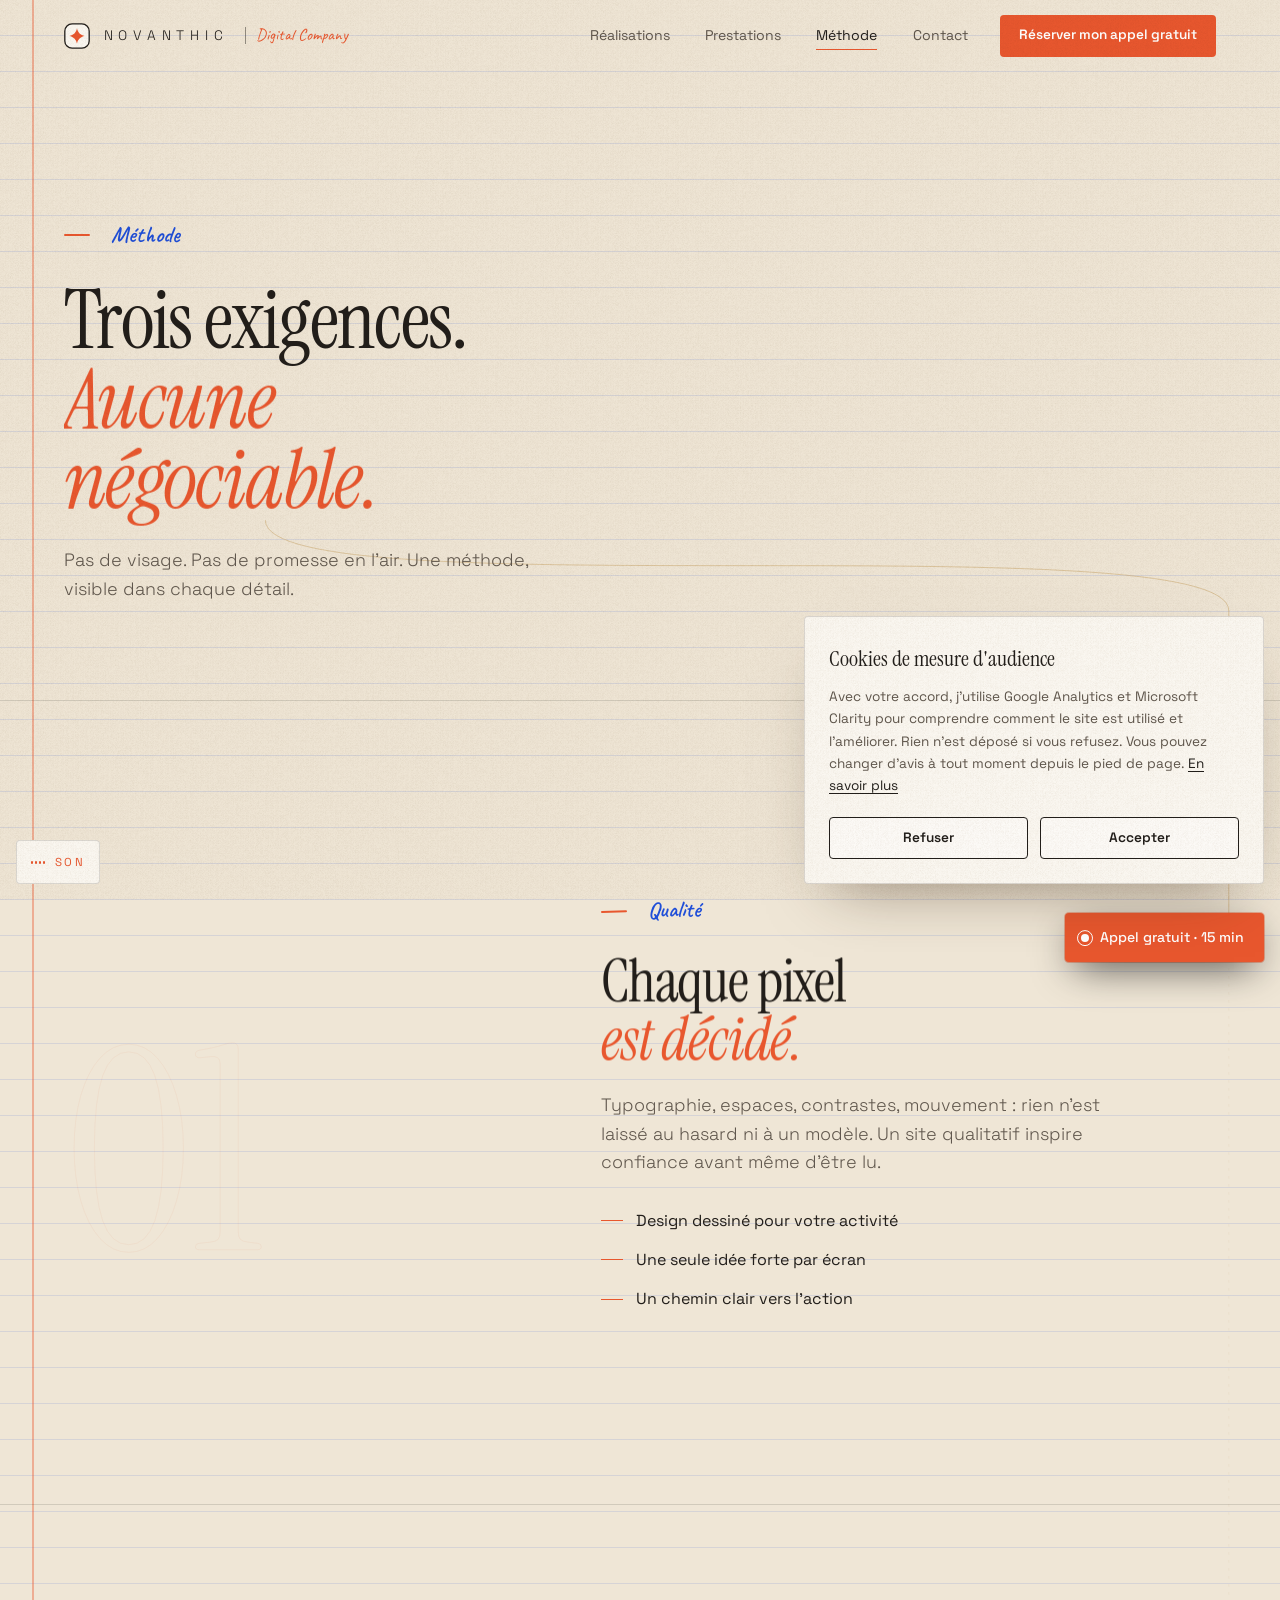
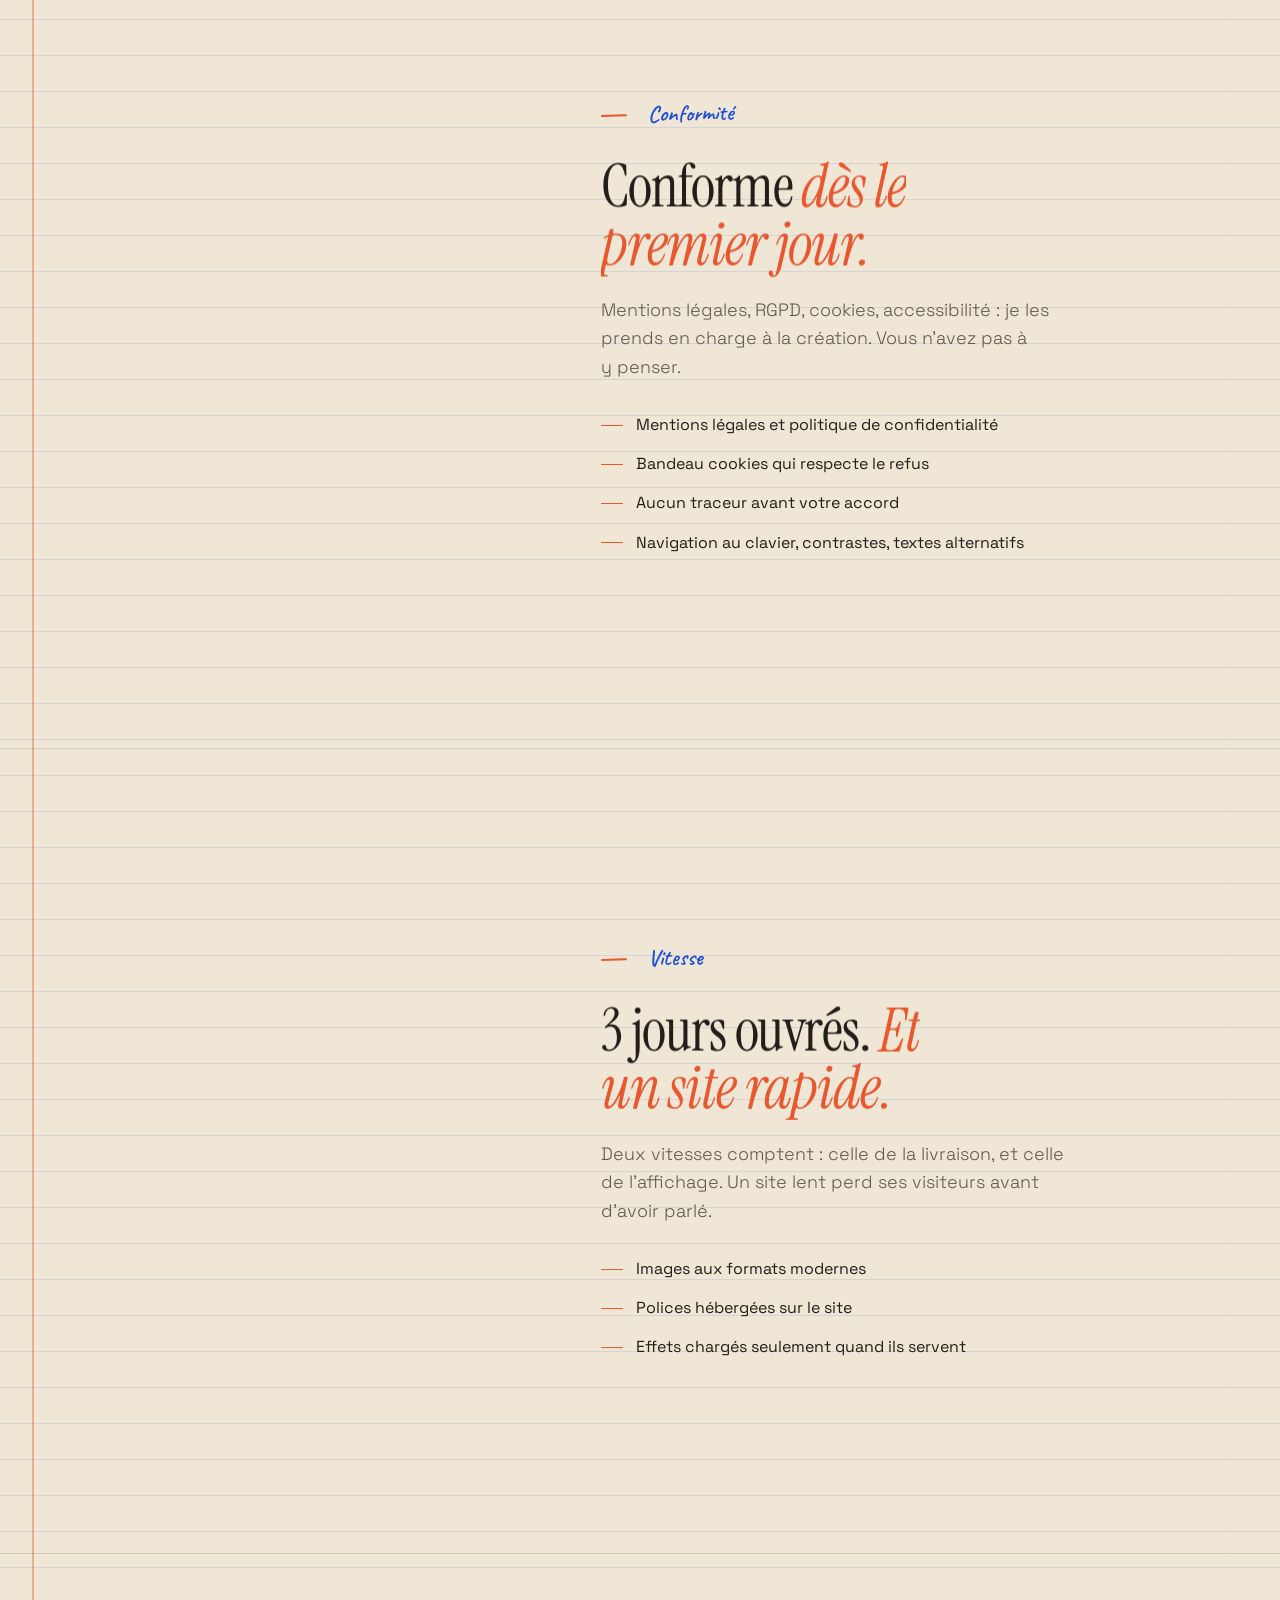
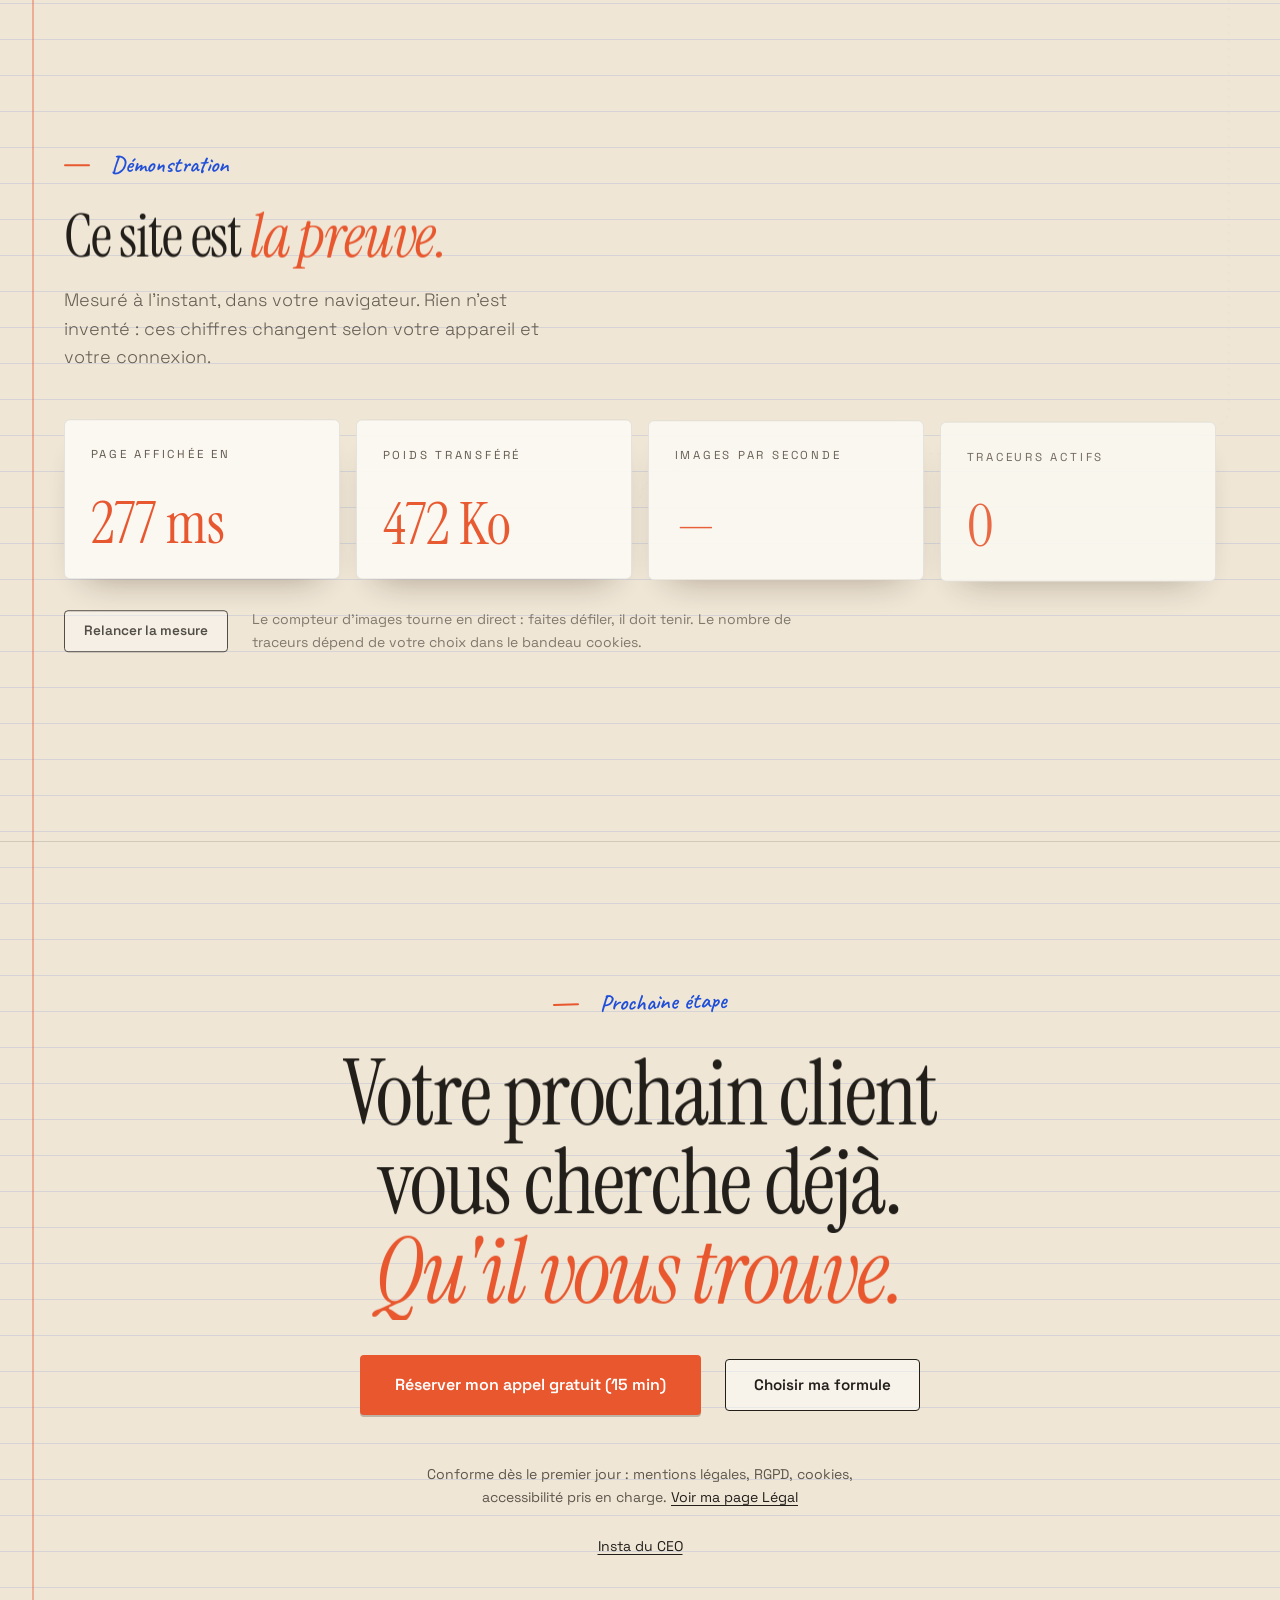
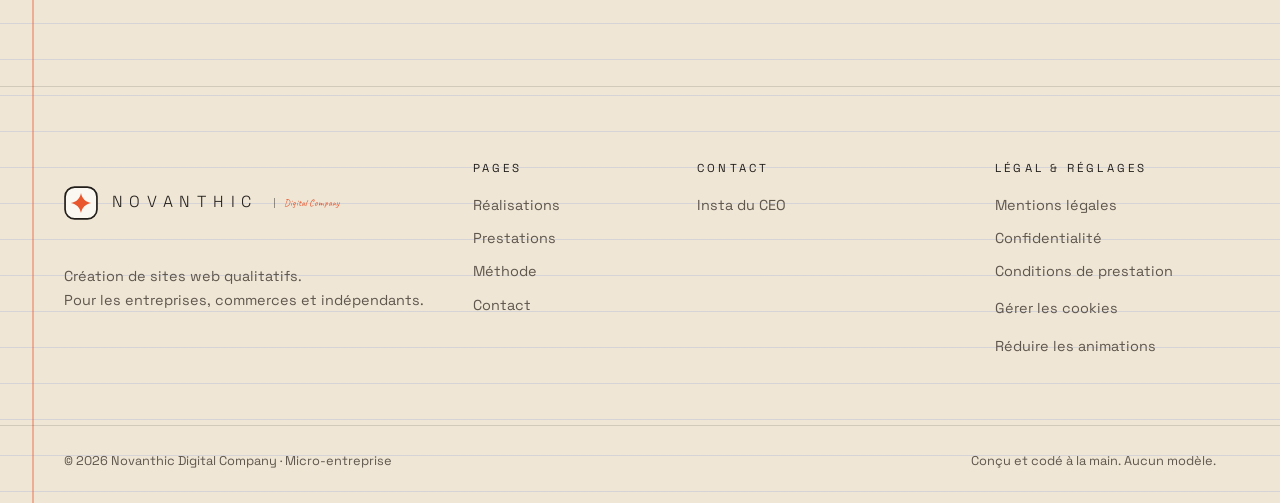
<file: methode.html>
<!doctype html>
<html lang="fr">
  <head>
    <meta charset="utf-8" />
    <meta name="viewport" content="width=device-width, initial-scale=1, viewport-fit=cover" />
    <meta name="theme-color" content="#efe6d6" />
    <meta name="color-scheme" content="light" />
    <meta name="author" content="Novanthic Digital Company" />
    <meta property="og:site_name" content="Novanthic Digital Company" />
    <meta property="og:locale" content="fr_FR" />
    <meta property="og:type" content="website" />
    <meta property="og:image" content="https://fivedigitalstudio.com/og.jpg" />
    <meta property="og:image:width" content="1200" />
    <meta property="og:image:height" content="630" />
    <meta property="og:image:alt" content="Novanthic Digital Company — sites web qualitatifs, rapides, conformes" />
    <meta name="twitter:card" content="summary_large_image" />
    <link rel="icon" href="/favicon.svg" type="image/svg+xml" />
    <link rel="apple-touch-icon" href="/apple-touch-icon.png" />
    <link rel="preload" href="/fonts/cormorant-300-normal.woff2" as="font" type="font/woff2" crossorigin />
    <link rel="preload" href="/fonts/inter-var.woff2" as="font" type="font/woff2" crossorigin />
    <script>
      // Avant tout rendu : signale que le JS tourne et applique la préférence « animations réduites ».
      (function (d) {
        var h = d.documentElement; h.classList.add('js');
        try {
          if (localStorage.getItem('essam:motion') === 'reduce' || matchMedia('(prefers-reduced-motion: reduce)').matches) h.classList.add('reduce');
          // Arrivée depuis une autre page du site : le rideau de transition se lève.
          if (sessionStorage.getItem('essam:nav')) { h.classList.add('from-nav'); sessionStorage.removeItem('essam:nav'); }
        } catch (e) {}
        // Filet de sécurité : si le JS principal ne démarre pas, tout le contenu reste visible.
        setTimeout(function () { if (!window.__essam) h.classList.add('anim-fail'); }, 3500);
      })(document);
    </script>

    <title>Méthode — Qualité, conformité, vitesse | Novanthic Digital Company</title>
    <meta name="description" content="Pourquoi Novanthic : des sites qualitatifs, conformes dès le premier jour (mentions légales, RGPD, cookies, accessibilité) et livrés en 3 jours ouvrés. Ce site en est la démonstration." />
    <link rel="canonical" href="https://fivedigitalstudio.com/methode" />
    <meta property="og:title" content="Méthode — Novanthic Digital Company" />
    <meta property="og:description" content="Trois exigences. Aucune négociable." />
    <meta property="og:url" content="https://fivedigitalstudio.com/methode" />
    <script type="module" crossorigin src="/assets/methode-D1gAig8l.js"></script>
    <link rel="modulepreload" crossorigin href="/assets/main-nhri8mH0.js">
    <link rel="stylesheet" crossorigin href="/assets/main-DTwxj9eu.css">
    <link rel="stylesheet" href="/assets/novanthic.css">
  </head>
  <body class="page-method">
    <a class="skip-link" href="#contenu">Aller au contenu</a>
    <header class="site-header" data-header>
      <div class="site-header__inner">
        <a class="logo" href="/" aria-label="Novanthic Digital Company, retour à l'accueil" data-cursor="hover"><svg class="logo__mark" viewBox="0 0 32 32" width="28" height="28" aria-hidden="true" focusable="false"><rect class="nv-mark__bg" x="1" y="1" width="30" height="30" rx="9" /><path class="nv-mark__star" d="M16 6.5C16.9 11.6 20.4 15.1 25.5 16 20.4 16.9 16.9 20.4 16 25.5 15.1 20.4 11.6 16.9 6.5 16 11.6 15.1 15.1 11.6 16 6.5Z" /></svg><span class="logo__word">NOVANTHIC</span><span class="logo__num">Digital Company</span>
</a>
        <nav class="nav" aria-label="Navigation principale">
          <ul class="nav__list">
            <li><a class="nav__link" data-nav="realisations" href="/realisations">Réalisations</a></li>
            <li><a class="nav__link" data-nav="prestations" href="/prestations">Prestations</a></li>
            <li><a class="nav__link" data-nav="methode" aria-current="page" href="/methode">Méthode</a></li>
            <li><a class="nav__link" data-nav="contact" href="/contact">Contact</a></li>
          </ul>
        </nav>
        <a class="btn btn--primary btn--sm site-header__cta" href="/contact#rdv" data-booking data-track="cta_rdv" data-track-label="header" data-magnetic>
          <span class="btn__label">Réserver mon appel gratuit</span>
        </a>
        <button class="menu-toggle" type="button" aria-expanded="false" aria-controls="menu-mobile" data-menu-toggle>
          <span class="menu-toggle__lines" aria-hidden="true"></span>
          <span class="visually-hidden">Ouvrir le menu</span>
        </button>
      </div>
    </header>
    <div class="menu-mobile" id="menu-mobile" data-menu hidden>
      <nav aria-label="Navigation mobile">
        <ul class="menu-mobile__list">
          <li><a href="/">Accueil</a></li>
          <li><a data-nav="realisations" href="/realisations">Réalisations</a></li>
          <li><a data-nav="prestations" href="/prestations">Prestations</a></li>
          <li><a data-nav="methode" aria-current="page" href="/methode">Méthode</a></li>
          <li><a data-nav="contact" href="/contact">Contact</a></li>
        </ul>
      </nav>
      <div class="menu-mobile__foot">
        <a class="btn btn--primary" href="/contact#rdv" data-booking data-track="cta_rdv" data-track-label="menu">
          <span class="btn__label">Réserver mon appel gratuit (15 min)</span>
        </a>
        <a class="link" href="https://ig.me/m/ea.essam" target="_blank" rel="noopener" data-track="instagram_click" data-track-label="menu">M'écrire sur Instagram</a>
      </div>
    </div>

    <main id="contenu">
      <header class="page-hero container" data-thread-start>
        <p class="eyebrow" data-reveal>Méthode</p>
        <h1 class="h1 page-hero__title" data-thread data-split>Trois exigences. <em>Aucune négociable.</em></h1>
        <p class="lead" data-reveal>Pas de visage. Pas de promesse en l'air. Une méthode, visible dans chaque détail.</p>
      </header>

      <section class="pillars" aria-label="Les trois exigences">
        <article class="pillar container" data-pillar>
          <span class="pillar__num" aria-hidden="true">01</span>
          <div class="pillar__body">
            <p class="eyebrow">Qualité</p>
            <h2 class="h2" data-split>Chaque pixel <em>est décidé.</em></h2>
            <p class="lead" data-reveal>Typographie, espaces, contrastes, mouvement&nbsp;: rien n'est laissé au hasard ni à un modèle. Un site qualitatif inspire confiance avant même d'être lu.</p>
            <ul class="pillar__points" data-reveal>
              <li>Design dessiné pour votre activité</li>
              <li>Une seule idée forte par écran</li>
              <li>Un chemin clair vers l'action</li>
            </ul>
          </div>
        </article>
        <article class="pillar container" data-pillar>
          <span class="pillar__num" aria-hidden="true">02</span>
          <div class="pillar__body">
            <p class="eyebrow">Conformité</p>
            <h2 class="h2" data-split>Conforme <em>dès le premier jour.</em></h2>
            <p class="lead" data-reveal>Mentions légales, RGPD, cookies, accessibilité&nbsp;: je les prends en charge à la création. Vous n'avez pas à y penser.</p>
            <ul class="pillar__points" data-reveal>
              <li>Mentions légales et politique de confidentialité</li>
              <li>Bandeau cookies qui respecte le refus</li>
              <li>Aucun traceur avant votre accord</li>
              <li>Navigation au clavier, contrastes, textes alternatifs</li>
            </ul>
          </div>
        </article>
        <article class="pillar container" data-pillar>
          <span class="pillar__num" aria-hidden="true">03</span>
          <div class="pillar__body">
            <p class="eyebrow">Vitesse</p>
            <h2 class="h2" data-split>3 jours ouvrés. <em>Et un site rapide.</em></h2>
            <p class="lead" data-reveal>Deux vitesses comptent&nbsp;: celle de la livraison, et celle de l'affichage. Un site lent perd ses visiteurs avant d'avoir parlé.</p>
            <ul class="pillar__points" data-reveal>
              <li>Images aux formats modernes</li>
              <li>Polices hébergées sur le site</li>
              <li>Effets chargés seulement quand ils servent</li>
            </ul>
          </div>
        </article>
      </section>

      <section class="section proof-live" aria-labelledby="demo-titre">
        <div class="container">
          <p class="eyebrow" data-reveal>Démonstration</p>
          <h2 class="h2" id="demo-titre" data-split>Ce site est <em>la preuve.</em></h2>
          <p class="lead" data-reveal>Mesuré à l'instant, dans votre navigateur. Rien n'est inventé&nbsp;: ces chiffres changent selon votre appareil et votre connexion.</p>
          <dl class="metrics" data-metrics data-thread>
            <div class="card metrics__item" data-glow data-reveal><dt>Page affichée en</dt><dd><span data-metric="load">—</span></dd></div>
            <div class="card metrics__item" data-glow data-reveal><dt>Poids transféré</dt><dd><span data-metric="weight">—</span></dd></div>
            <div class="card metrics__item" data-glow data-reveal><dt>Images par seconde</dt><dd><span data-metric="fps">—</span></dd></div>
            <div class="card metrics__item" data-glow data-reveal><dt>Traceurs actifs</dt><dd><span data-metric="trackers">—</span></dd></div>
          </dl>
          <div class="metrics__actions" data-reveal>
            <button class="btn btn--ghost btn--sm" type="button" data-remeasure><span class="btn__label">Relancer la mesure</span></button>
            <p class="small muted">Le compteur d'images tourne en direct : faites défiler, il doit tenir. Le nombre de traceurs dépend de votre choix dans le bandeau cookies.</p>
          </div>
        </div>
      </section>
    </main>
    <section class="cta-final" aria-labelledby="cta-final-titre" data-cta-final>
      <div class="container cta-final__inner">
        <p class="eyebrow">Prochaine étape</p>
        <h2 class="display cta-final__title" id="cta-final-titre" data-split>
          Votre prochain client vous cherche déjà.<br /><em>Qu'il vous trouve.</em>
        </h2>
        <div class="cta-final__actions">
          <a class="btn btn--primary btn--lg" href="/contact#rdv" data-booking data-track="cta_rdv" data-track-label="cta-final" data-magnetic data-hoop-target>
            <span class="btn__label">Réserver mon appel gratuit (15 min)</span>
          </a>
          <a class="btn btn--ghost" href="/prestations#tarifs" data-track="cta_tarifs" data-track-label="cta-final" data-magnetic>
            <span class="btn__label">Choisir ma formule</span>
          </a>
        </div>
        <p class="cta-final__legal">Conforme dès le premier jour&nbsp;: mentions légales, RGPD, cookies, accessibilité pris en charge. <a href="/legal">Voir ma page Légal</a></p>
        <p class="cta-final__contact"><a href="https://ig.me/m/ea.essam" target="_blank" rel="noopener" data-track="instagram_click" data-track-label="cta-final">Insta du CEO</a></p>
      </div>
    </section>

    <footer class="site-footer">
      <div class="container site-footer__grid">
        <div class="site-footer__brand">
          <a class="logo logo--lg" href="/" aria-label="Novanthic Digital Company, retour à l'accueil"><svg class="logo__mark" viewBox="0 0 32 32" width="28" height="28" aria-hidden="true" focusable="false"><rect class="nv-mark__bg" x="1" y="1" width="30" height="30" rx="9" /><path class="nv-mark__star" d="M16 6.5C16.9 11.6 20.4 15.1 25.5 16 20.4 16.9 16.9 20.4 16 25.5 15.1 20.4 11.6 16.9 6.5 16 11.6 15.1 15.1 11.6 16 6.5Z" /></svg><span class="logo__word">NOVANTHIC</span><span class="logo__num">Digital Company</span>
</a>
          <p>Création de sites web qualitatifs.<br />Pour les entreprises, commerces et indépendants.</p>
        </div>
        <nav class="site-footer__col" aria-label="Pages">
          <p class="site-footer__title">Pages</p>
          <ul>
            <li><a href="/realisations">Réalisations</a></li>
            <li><a href="/prestations">Prestations</a></li>
            <li><a href="/methode">Méthode</a></li>
            <li><a href="/contact">Contact</a></li>
          </ul>
        </nav>
        <div class="site-footer__col">
          <p class="site-footer__title">Contact</p>
          <ul>
            <li><a href="https://www.instagram.com/ea.essam/" target="_blank" rel="noopener" data-track="instagram_click" data-track-label="footer">Insta du CEO</a></li>
          </ul>
        </div>
        <div class="site-footer__col">
          <p class="site-footer__title">Légal &amp; réglages</p>
          <ul>
            <li><a href="/legal#mentions">Mentions légales</a></li>
            <li><a href="/legal#confidentialite">Confidentialité</a></li>
            <li><a href="/legal#cgp">Conditions de prestation</a></li>
            <li><button class="footer-btn" type="button" data-consent-open>Gérer les cookies</button></li>
            <li><button class="footer-btn" type="button" data-motion-toggle aria-pressed="false">Réduire les animations</button></li>
          </ul>
        </div>
      </div>
      <div class="container site-footer__base">
        <p>© <span data-year>2026</span> Novanthic Digital Company · Micro-entreprise</p>
        <p class="site-footer__made">Conçu et codé à la main. Aucun modèle.</p>
      </div>
    </footer>

    <a class="sticky-cta" href="/contact#rdv" data-booking data-sticky-cta data-track="cta_rdv" data-track-label="sticky">
      <span class="sticky-cta__dot" aria-hidden="true"></span>
      <span>Appel gratuit · 15 min</span>
    </a>

    <button class="sound-toggle" type="button" data-sound-toggle aria-pressed="false" aria-label="Activer le son">
      <span class="sound-toggle__bars" aria-hidden="true"><i></i><i></i><i></i><i></i></span>
      <span class="sound-toggle__label">Son</span>
    </button>

    <div class="consent" role="dialog" aria-modal="false" aria-labelledby="consent-titre" aria-describedby="consent-texte" data-consent hidden>
      <p class="consent__title" id="consent-titre">Cookies de mesure d'audience</p>
      <p class="consent__text" id="consent-texte">
        Avec votre accord, j'utilise Google Analytics et Microsoft Clarity pour comprendre comment le site est utilisé et l'améliorer.
        Rien n'est déposé si vous refusez. Vous pouvez changer d'avis à tout moment depuis le pied de page.
        <a href="/legal#cookies">En savoir plus</a>
      </p>
      <div class="consent__actions">
        <button class="btn btn--ghost btn--sm" type="button" data-consent-choice="refuse">Refuser</button>
        <button class="btn btn--ghost btn--sm" type="button" data-consent-choice="accept">Accepter</button>
      </div>
    </div>

    <div class="curtain" aria-hidden="true" data-curtain><span class="curtain__line"></span></div>
    <div class="cursor is-hidden" aria-hidden="true" data-cursor-el><span class="cursor__dot"></span><span class="cursor__ring"><span class="cursor__label"></span></span></div>

  </body>
</html>
</file>
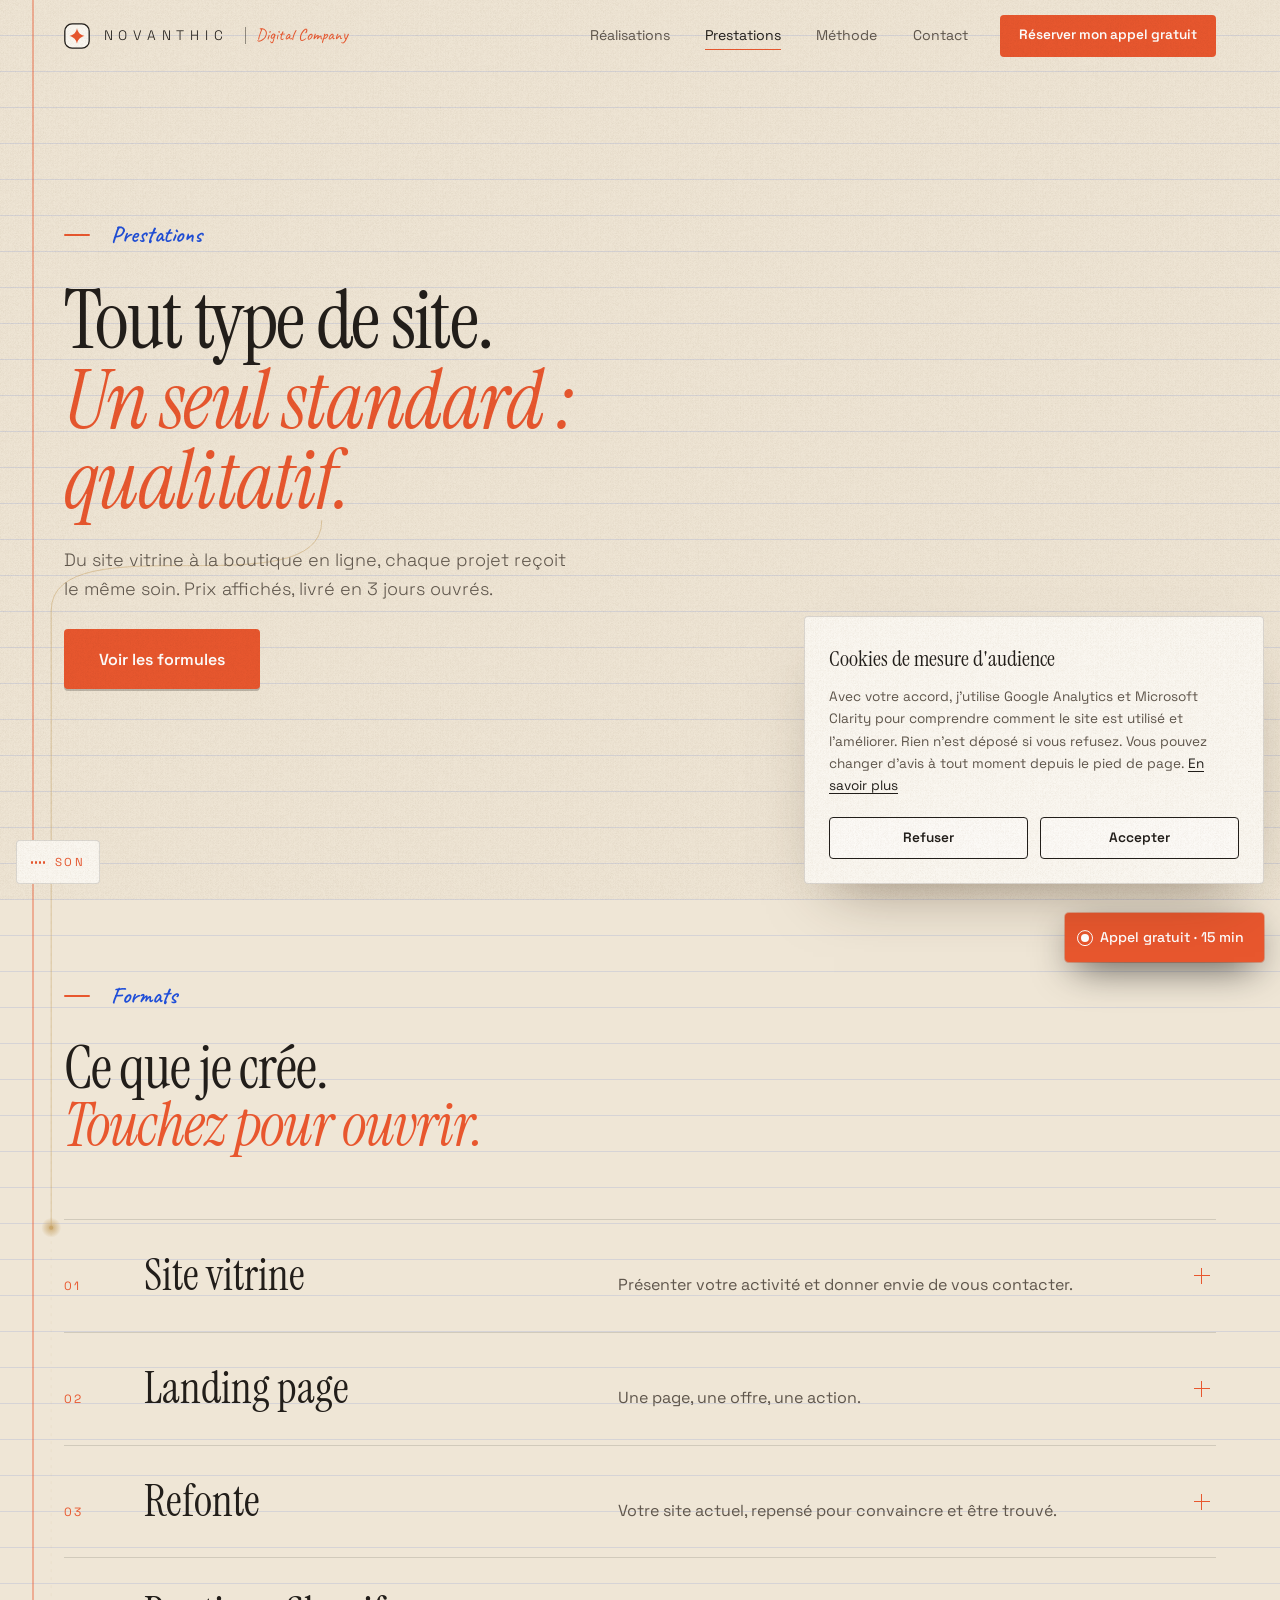
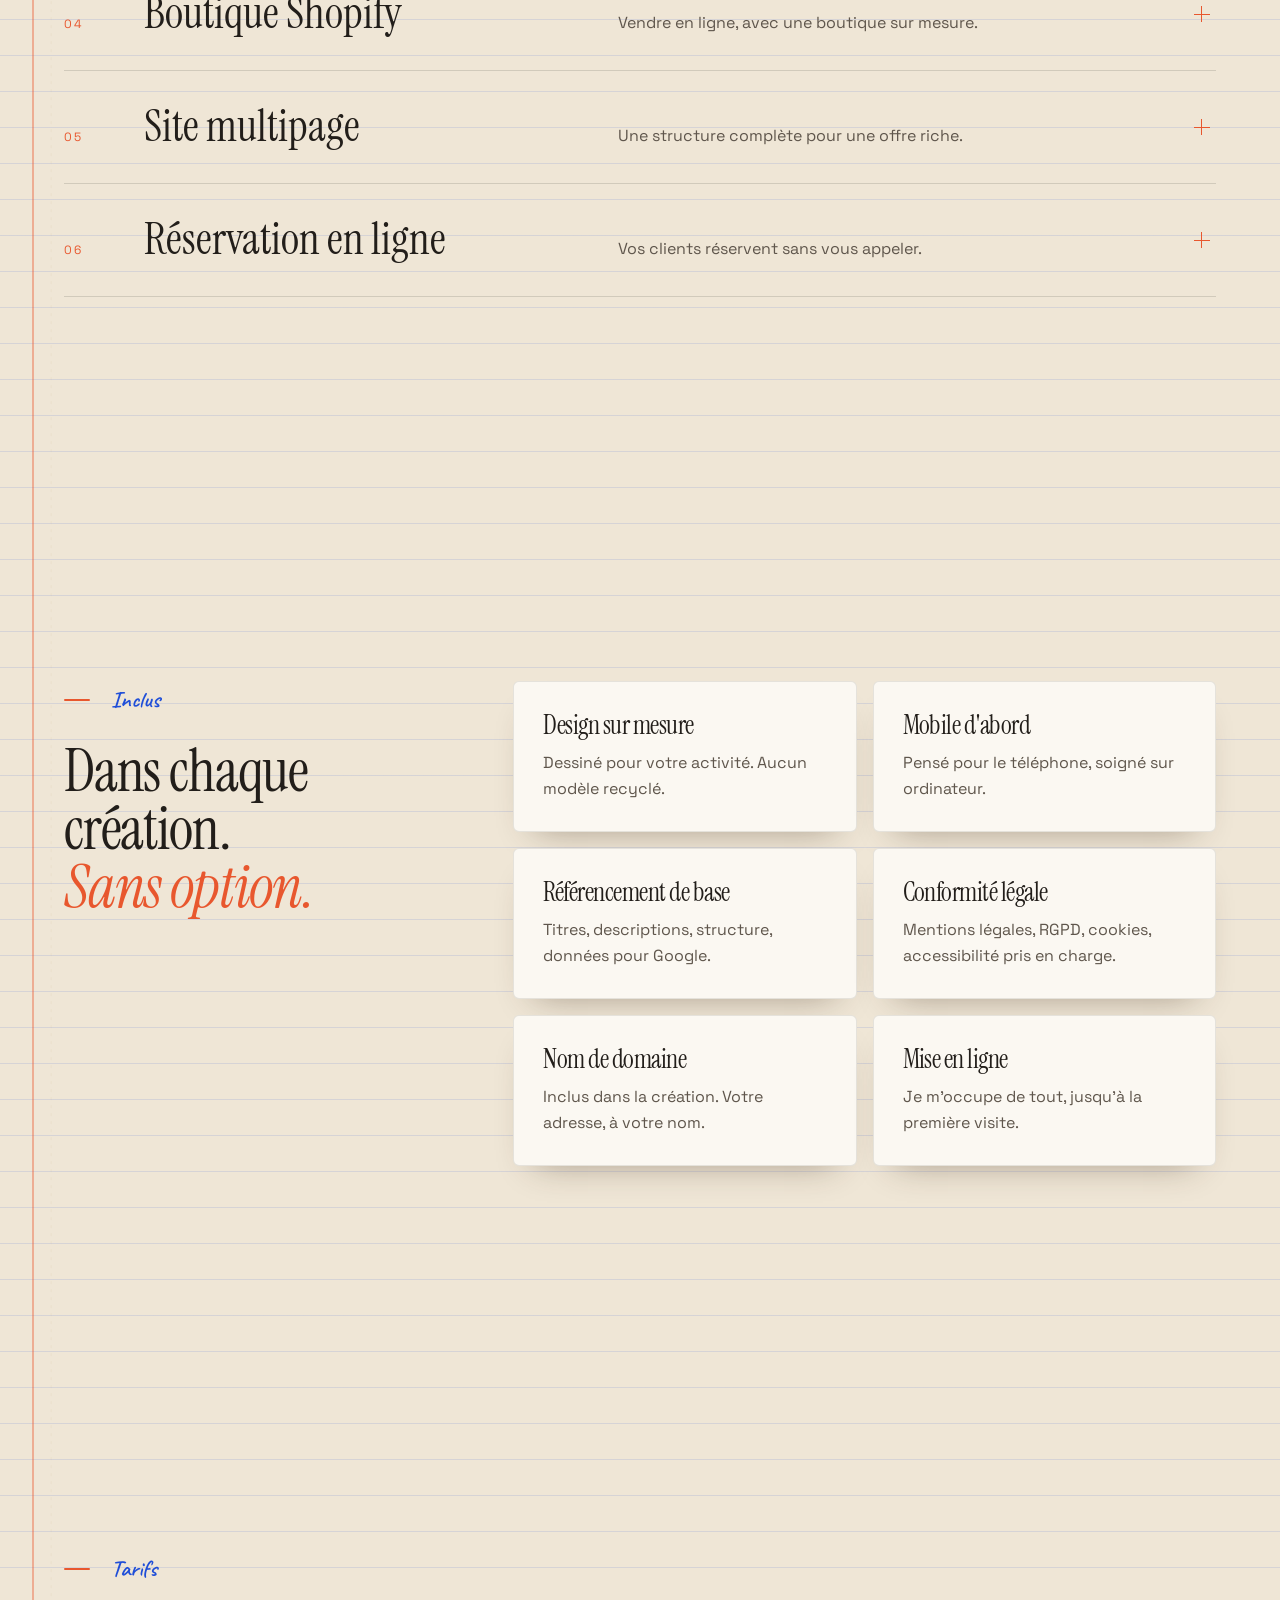
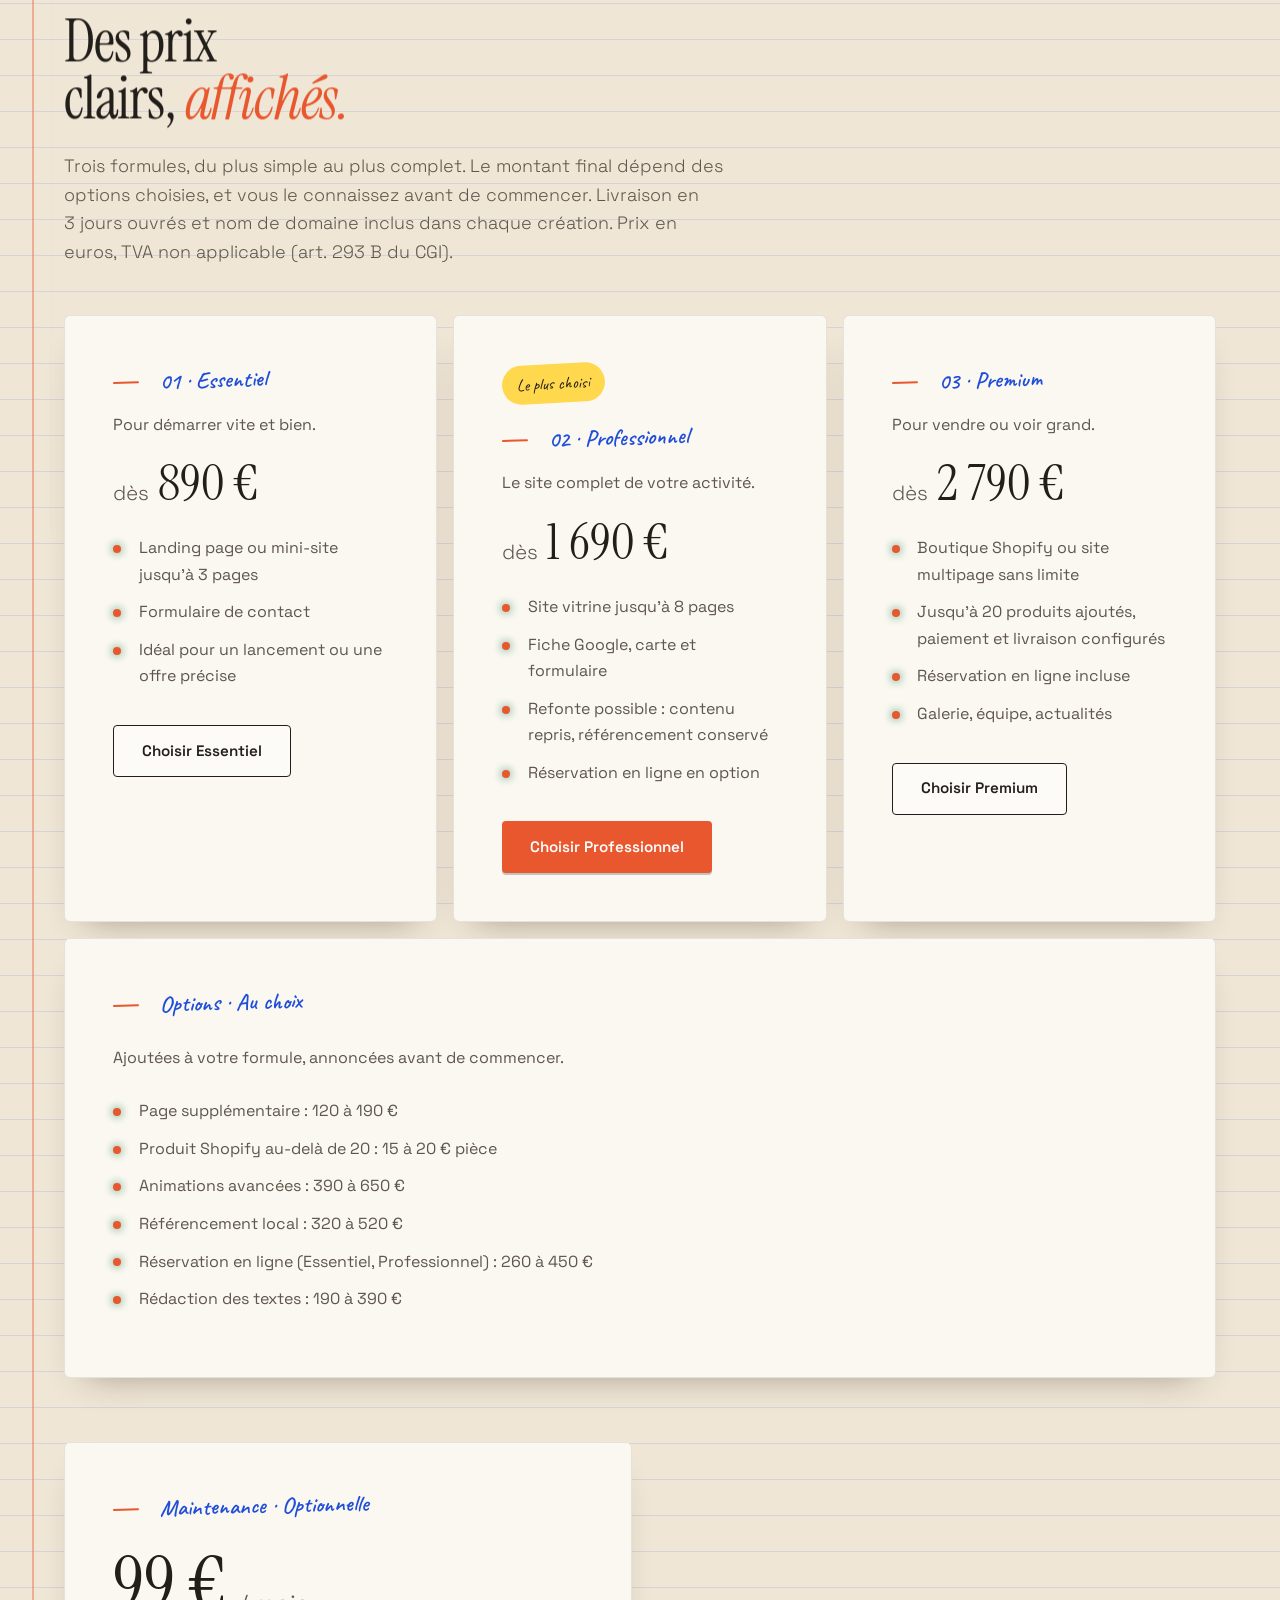
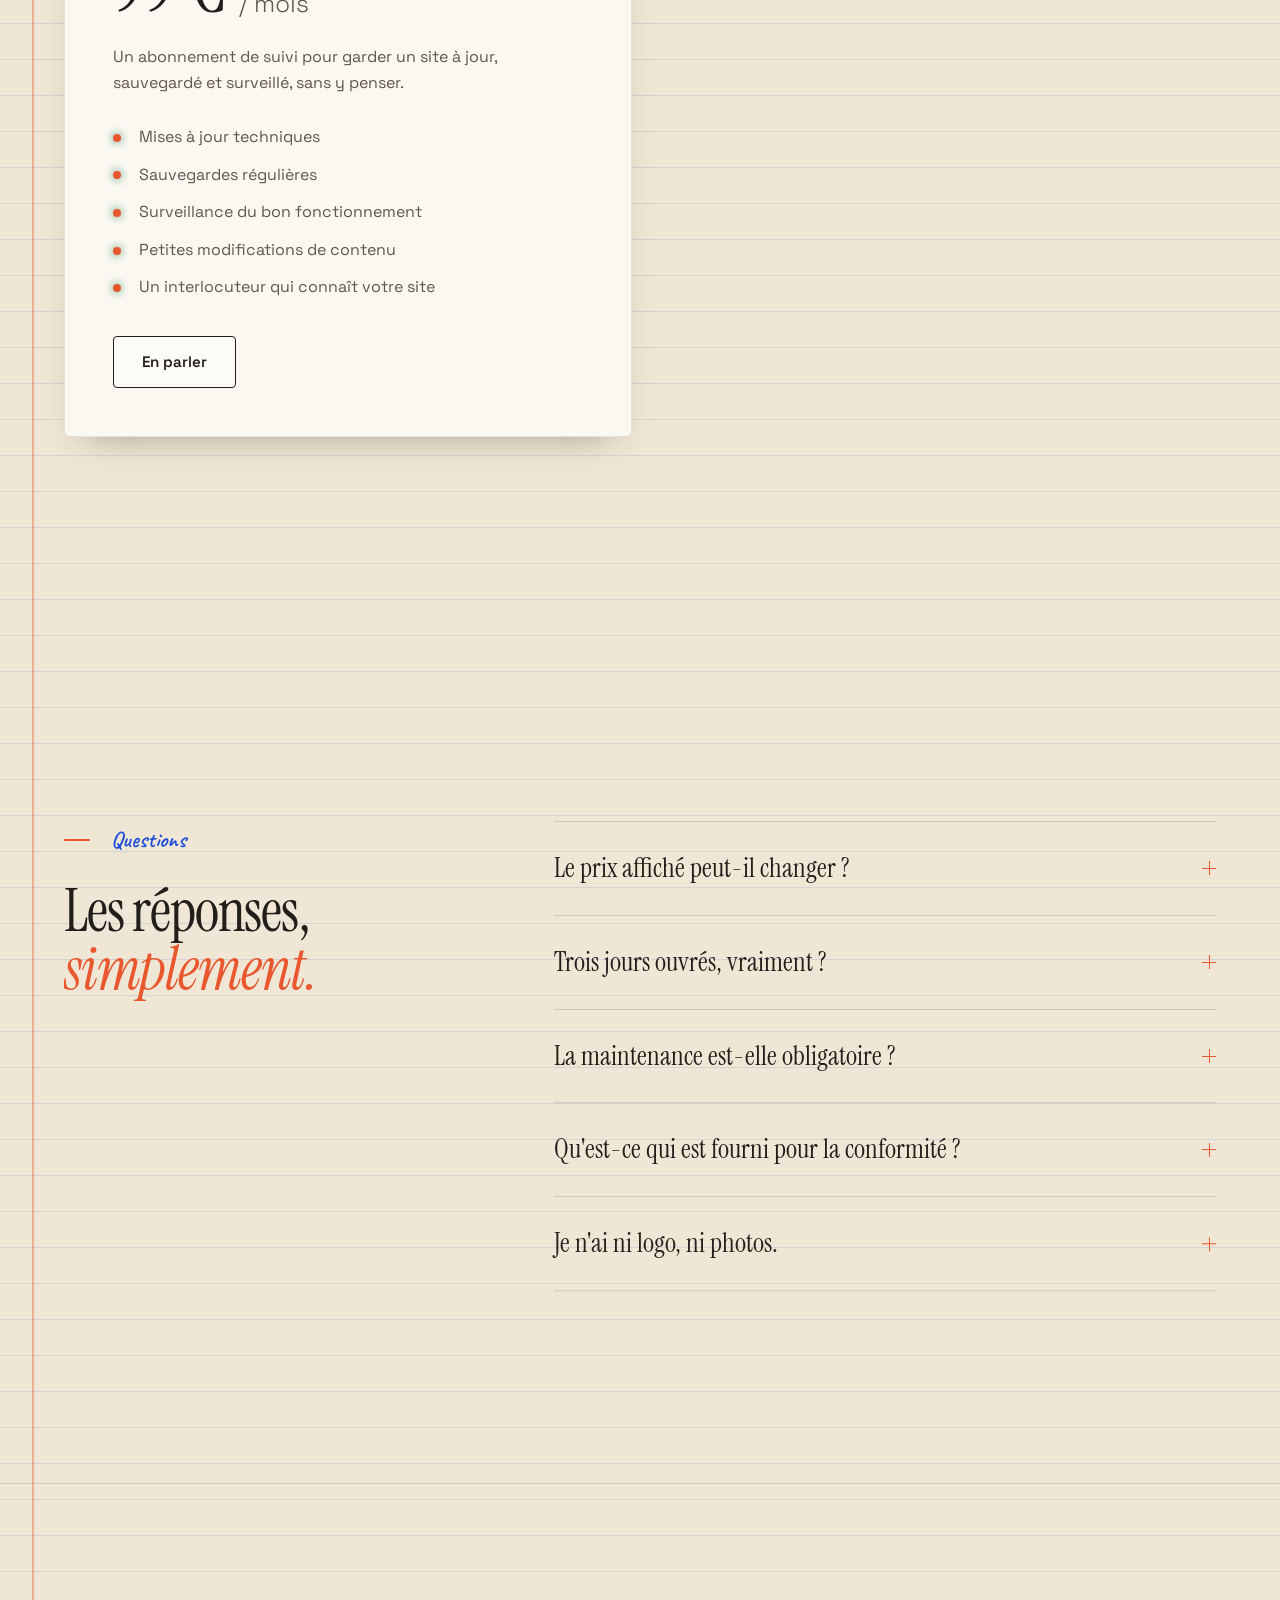
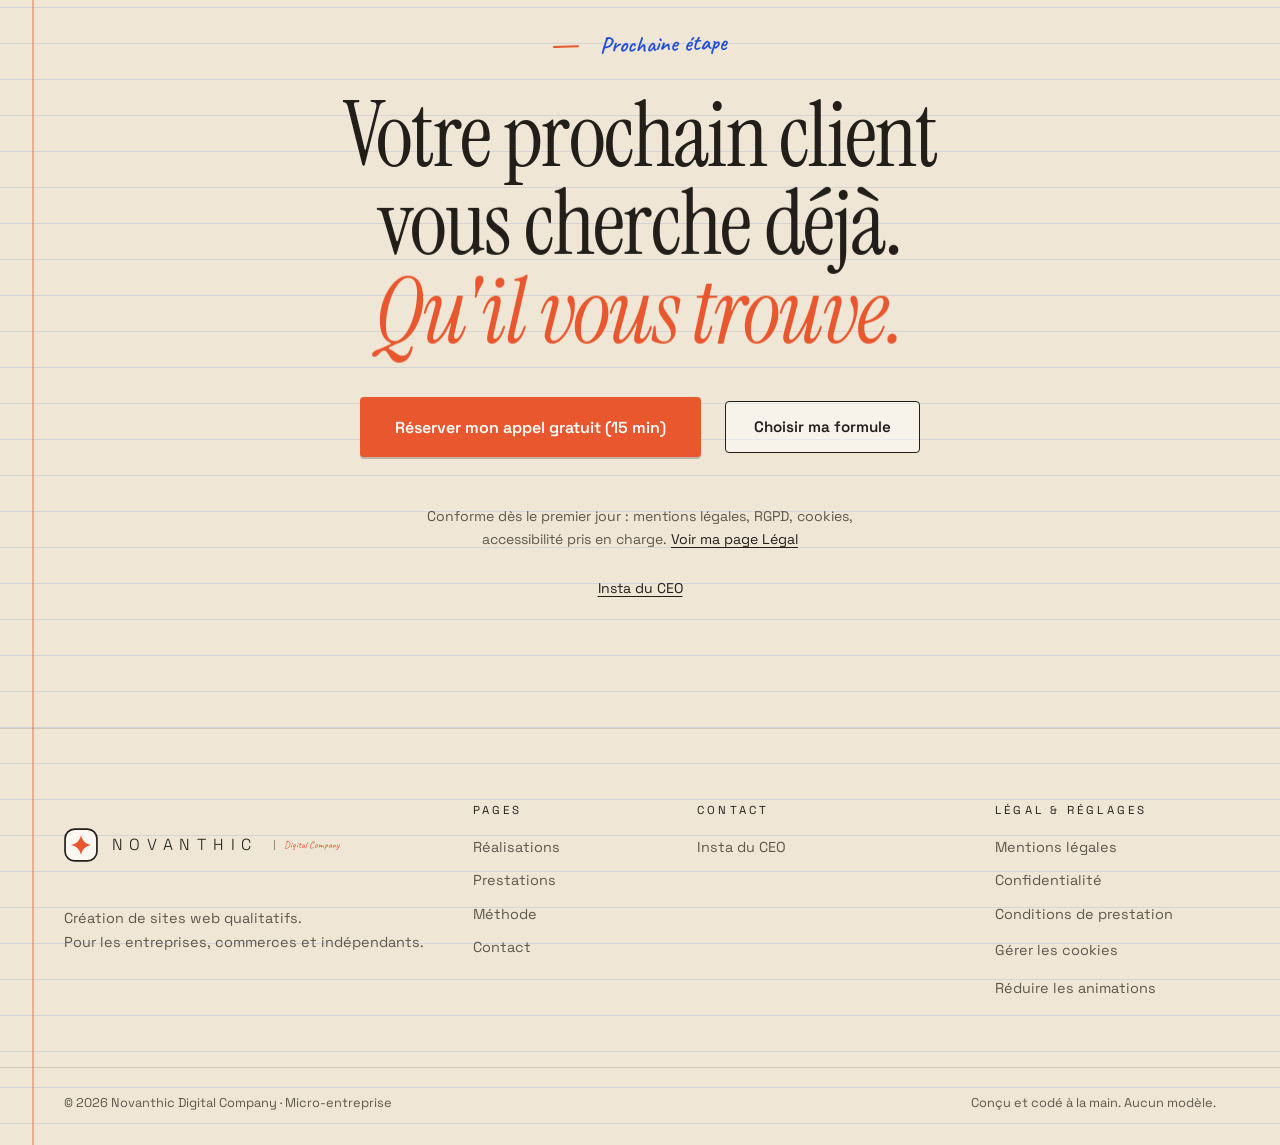
<file: prestations.html>
<!doctype html>
<html lang="fr">
  <head>
    <meta charset="utf-8" />
    <meta name="viewport" content="width=device-width, initial-scale=1, viewport-fit=cover" />
    <meta name="theme-color" content="#efe6d6" />
    <meta name="color-scheme" content="light" />
    <meta name="author" content="Novanthic Digital Company" />
    <meta property="og:site_name" content="Novanthic Digital Company" />
    <meta property="og:locale" content="fr_FR" />
    <meta property="og:type" content="website" />
    <meta property="og:image" content="https://fivedigitalstudio.com/og.jpg" />
    <meta property="og:image:width" content="1200" />
    <meta property="og:image:height" content="630" />
    <meta property="og:image:alt" content="Novanthic Digital Company — sites web qualitatifs, rapides, conformes" />
    <meta name="twitter:card" content="summary_large_image" />
    <link rel="icon" href="/favicon.svg" type="image/svg+xml" />
    <link rel="apple-touch-icon" href="/apple-touch-icon.png" />
    <link rel="preload" href="/fonts/cormorant-300-normal.woff2" as="font" type="font/woff2" crossorigin />
    <link rel="preload" href="/fonts/inter-var.woff2" as="font" type="font/woff2" crossorigin />
    <script>
      // Avant tout rendu : signale que le JS tourne et applique la préférence « animations réduites ».
      (function (d) {
        var h = d.documentElement; h.classList.add('js');
        try {
          if (localStorage.getItem('essam:motion') === 'reduce' || matchMedia('(prefers-reduced-motion: reduce)').matches) h.classList.add('reduce');
          // Arrivée depuis une autre page du site : le rideau de transition se lève.
          if (sessionStorage.getItem('essam:nav')) { h.classList.add('from-nav'); sessionStorage.removeItem('essam:nav'); }
        } catch (e) {}
        // Filet de sécurité : si le JS principal ne démarre pas, tout le contenu reste visible.
        setTimeout(function () { if (!window.__essam) h.classList.add('anim-fail'); }, 3500);
      })(document);
    </script>

    <title>Prestations — Site vitrine, landing page, refonte, Shopify | Novanthic Digital Company</title>
    <meta name="description" content="Création de tout type de site : vitrine, landing page, refonte, boutique Shopify. Prix affichés dès 890 €. Livraison en 3 jours ouvrés. Maintenance optionnelle à 99 € par mois." />
    <link rel="canonical" href="https://fivedigitalstudio.com/prestations" />
    <meta property="og:title" content="Prestations — Novanthic Digital Company" />
    <meta property="og:description" content="Tout type de site. Un seul standard : qualitatif. Dès 890 €, livré en 3 jours ouvrés." />
    <meta property="og:url" content="https://fivedigitalstudio.com/prestations" />
    <script type="module" crossorigin src="/assets/prestations-Db1gpFzD.js"></script>
    <link rel="modulepreload" crossorigin href="/assets/main-nhri8mH0.js">
    <link rel="stylesheet" crossorigin href="/assets/main-DTwxj9eu.css">
    <link rel="stylesheet" href="/assets/novanthic.css">
  </head>
  <body class="page-services">
    <a class="skip-link" href="#contenu">Aller au contenu</a>
    <header class="site-header" data-header>
      <div class="site-header__inner">
        <a class="logo" href="/" aria-label="Novanthic Digital Company, retour à l'accueil" data-cursor="hover"><svg class="logo__mark" viewBox="0 0 32 32" width="28" height="28" aria-hidden="true" focusable="false"><rect class="nv-mark__bg" x="1" y="1" width="30" height="30" rx="9" /><path class="nv-mark__star" d="M16 6.5C16.9 11.6 20.4 15.1 25.5 16 20.4 16.9 16.9 20.4 16 25.5 15.1 20.4 11.6 16.9 6.5 16 11.6 15.1 15.1 11.6 16 6.5Z" /></svg><span class="logo__word">NOVANTHIC</span><span class="logo__num">Digital Company</span>
</a>
        <nav class="nav" aria-label="Navigation principale">
          <ul class="nav__list">
            <li><a class="nav__link" data-nav="realisations" href="/realisations">Réalisations</a></li>
            <li><a class="nav__link" data-nav="prestations" aria-current="page" href="/prestations">Prestations</a></li>
            <li><a class="nav__link" data-nav="methode" href="/methode">Méthode</a></li>
            <li><a class="nav__link" data-nav="contact" href="/contact">Contact</a></li>
          </ul>
        </nav>
        <a class="btn btn--primary btn--sm site-header__cta" href="/contact#rdv" data-booking data-track="cta_rdv" data-track-label="header" data-magnetic>
          <span class="btn__label">Réserver mon appel gratuit</span>
        </a>
        <button class="menu-toggle" type="button" aria-expanded="false" aria-controls="menu-mobile" data-menu-toggle>
          <span class="menu-toggle__lines" aria-hidden="true"></span>
          <span class="visually-hidden">Ouvrir le menu</span>
        </button>
      </div>
    </header>
    <div class="menu-mobile" id="menu-mobile" data-menu hidden>
      <nav aria-label="Navigation mobile">
        <ul class="menu-mobile__list">
          <li><a href="/">Accueil</a></li>
          <li><a data-nav="realisations" href="/realisations">Réalisations</a></li>
          <li><a data-nav="prestations" aria-current="page" href="/prestations">Prestations</a></li>
          <li><a data-nav="methode" href="/methode">Méthode</a></li>
          <li><a data-nav="contact" href="/contact">Contact</a></li>
        </ul>
      </nav>
      <div class="menu-mobile__foot">
        <a class="btn btn--primary" href="/contact#rdv" data-booking data-track="cta_rdv" data-track-label="menu">
          <span class="btn__label">Réserver mon appel gratuit (15 min)</span>
        </a>
        <a class="link" href="https://ig.me/m/ea.essam" target="_blank" rel="noopener" data-track="instagram_click" data-track-label="menu">M'écrire sur Instagram</a>
      </div>
    </div>

    <main id="contenu">
      <header class="page-hero container" data-thread-start>
        <p class="eyebrow" data-reveal>Prestations</p>
        <h1 class="h1 page-hero__title" data-thread data-split>Tout type de site. <em>Un seul standard&nbsp;: qualitatif.</em></h1>
        <p class="lead" data-reveal>Du site vitrine à la boutique en ligne, chaque projet reçoit le même soin. Prix affichés, livré en 3&nbsp;jours ouvrés.</p>
        <a class="btn btn--primary btn--lg" href="#tarifs" data-track="cta_tarifs" data-track-label="prestations-hero" data-magnetic data-reveal>
          <span class="btn__label">Voir les formules</span>
        </a>
      </header>

      <section class="section formats" id="formats" aria-labelledby="formats-titre">
        <div class="container">
          <p class="eyebrow" data-reveal>Formats</p>
          <h2 class="h2" id="formats-titre" data-split>Ce que je crée. <em>Touchez pour ouvrir.</em></h2>
          <ul class="formats__list" data-formats>
            <li class="formats__item" data-reveal>
              <h3 class="formats__h"><button class="formats__row" type="button" aria-expanded="false" aria-controls="fmt-01"><span class="formats__num">01</span><span class="formats__name">Site vitrine</span><span class="formats__desc">Présenter votre activité et donner envie de vous contacter.</span><span class="formats__plus" aria-hidden="true"></span></button></h3>
              <div class="formats__more" id="fmt-01" hidden>
                <p><b>Pour qui&nbsp;:</b> Artisans, restaurants, commerces, indépendants.</p>
                <a class="link link--arrow" href="/?type=vitrine#atelier">Le composer dans l'Atelier</a>
              </div>
            </li>
            <li class="formats__item" data-reveal>
              <h3 class="formats__h"><button class="formats__row" type="button" aria-expanded="false" aria-controls="fmt-02"><span class="formats__num">02</span><span class="formats__name">Landing page</span><span class="formats__desc">Une page, une offre, une action.</span><span class="formats__plus" aria-hidden="true"></span></button></h3>
              <div class="formats__more" id="fmt-02" hidden>
                <p><b>Pour qui&nbsp;:</b> Un lancement, une campagne, une offre à faire connaître vite.</p>
                <a class="link link--arrow" href="/?type=landing#atelier">Le composer dans l'Atelier</a>
              </div>
            </li>
            <li class="formats__item" data-reveal>
              <h3 class="formats__h"><button class="formats__row" type="button" aria-expanded="false" aria-controls="fmt-03"><span class="formats__num">03</span><span class="formats__name">Refonte</span><span class="formats__desc">Votre site actuel, repensé pour convaincre et être trouvé.</span><span class="formats__plus" aria-hidden="true"></span></button></h3>
              <div class="formats__more" id="fmt-03" hidden>
                <p><b>Pour qui&nbsp;:</b> Un site qui existe mais qui date, ou qui ne rapporte rien.</p>
                <a class="link link--arrow" href="/?type=refonte#atelier">Le composer dans l'Atelier</a>
              </div>
            </li>
            <li class="formats__item" data-reveal>
              <h3 class="formats__h"><button class="formats__row" type="button" aria-expanded="false" aria-controls="fmt-04"><span class="formats__num">04</span><span class="formats__name">Boutique Shopify</span><span class="formats__desc">Vendre en ligne, avec une boutique sur mesure.</span><span class="formats__plus" aria-hidden="true"></span></button></h3>
              <div class="formats__more" id="fmt-04" hidden>
                <p><b>Pour qui&nbsp;:</b> Commerçants et marques qui vendent des produits. Prestation plus complète, chiffrée à part.</p>
                <a class="link link--arrow" href="/?type=shopify#atelier">Le composer dans l'Atelier</a>
              </div>
            </li>
            <li class="formats__item" data-reveal>
              <h3 class="formats__h"><button class="formats__row" type="button" aria-expanded="false" aria-controls="fmt-05"><span class="formats__num">05</span><span class="formats__name">Site multipage</span><span class="formats__desc">Une structure complète pour une offre riche.</span><span class="formats__plus" aria-hidden="true"></span></button></h3>
              <div class="formats__more" id="fmt-05" hidden>
                <p><b>Pour qui&nbsp;:</b> Services nombreux, équipe, galerie, actualités.</p>
                <a class="link link--arrow" href="/?type=vitrine#atelier">Le composer dans l'Atelier</a>
              </div>
            </li>
            <li class="formats__item" data-reveal>
              <h3 class="formats__h"><button class="formats__row" type="button" aria-expanded="false" aria-controls="fmt-06"><span class="formats__num">06</span><span class="formats__name">Réservation en ligne</span><span class="formats__desc">Vos clients réservent sans vous appeler.</span><span class="formats__plus" aria-hidden="true"></span></button></h3>
              <div class="formats__more" id="fmt-06" hidden>
                <p><b>Pour qui&nbsp;:</b> Restaurants, salons, cabinets, toute activité sur rendez-vous.</p>
                <a class="link link--arrow" href="/?type=vitrine#atelier">Le composer dans l'Atelier</a>
              </div>
            </li>
          </ul>
        </div>
      </section>

      <section class="section included" aria-labelledby="inclus-titre">
        <div class="container included__grid">
          <div>
            <p class="eyebrow" data-reveal>Inclus</p>
            <h2 class="h2" id="inclus-titre" data-split>Dans chaque création. <em>Sans option.</em></h2>
          </div>
          <ul class="included__list">
            <li class="card" data-glow data-reveal><h3 class="h3">Design sur mesure</h3><p class="muted">Dessiné pour votre activité. Aucun modèle recyclé.</p></li>
            <li class="card" data-glow data-reveal><h3 class="h3">Mobile d'abord</h3><p class="muted">Pensé pour le téléphone, soigné sur ordinateur.</p></li>
            <li class="card" data-glow data-reveal><h3 class="h3">Référencement de base</h3><p class="muted">Titres, descriptions, structure, données pour Google.</p></li>
            <li class="card" data-glow data-reveal><h3 class="h3">Conformité légale</h3><p class="muted">Mentions légales, RGPD, cookies, accessibilité pris en charge.</p></li>
            <li class="card" data-glow data-reveal><h3 class="h3">Nom de domaine</h3><p class="muted">Inclus dans la création. Votre adresse, à votre nom.</p></li>
            <li class="card" data-glow data-reveal><h3 class="h3">Mise en ligne</h3><p class="muted">Je m'occupe de tout, jusqu'à la première visite.</p></li>
          </ul>
        </div>
      </section>

      <section class="section pricing" id="tarifs" aria-labelledby="tarifs-titre">
        <div class="container">
          <p class="eyebrow" data-reveal>Tarifs</p>
          <h2 class="h2" id="tarifs-titre" data-split>Des prix clairs, <em>affichés.</em></h2>
          <p class="lead pricing__lead" data-reveal>Trois formules, du plus simple au plus complet. Le montant final dépend des options choisies, et vous le connaissez avant de commencer. Livraison en 3&nbsp;jours ouvrés et nom de domaine inclus dans chaque création. Prix en euros, TVA non applicable (art.&nbsp;293&nbsp;B du CGI).</p>
          <div class="pricing__grid pricing__grid--offers">
            <div class="card pricing__card pricing__card--offer" data-tilt data-reveal>
              <p class="eyebrow">01 · Essentiel</p>
              <p class="pricing__tagline">Pour démarrer vite et bien.</p>
              <p class="pricing__price"><span>dès</span> 890&nbsp;€</p>
              <ul class="pricing__list">
                <li>Landing page ou mini-site jusqu'à 3 pages</li>
                <li>Formulaire de contact</li>
                <li>Idéal pour un lancement ou une offre précise</li>
              </ul>
              <a class="btn btn--ghost" href="/contact?formule=essentiel#formulaire" data-track="cta_devis" data-track-label="tarifs:essentiel" data-magnetic><span class="btn__label">Choisir Essentiel</span></a>
            </div>
            <div class="card pricing__card pricing__card--offer pricing__card--featured" data-tilt data-reveal data-thread>
              <p class="pricing__badge">Le plus choisi</p>
              <p class="eyebrow">02 · Professionnel</p>
              <p class="pricing__tagline">Le site complet de votre activité.</p>
              <p class="pricing__price"><span>dès</span> 1&nbsp;690&nbsp;€</p>
              <ul class="pricing__list">
                <li>Site vitrine jusqu'à 8 pages</li>
                <li>Fiche Google, carte et formulaire</li>
                <li>Refonte possible&nbsp;: contenu repris, référencement conservé</li>
                <li>Réservation en ligne en option</li>
              </ul>
              <a class="btn btn--primary" href="/contact?formule=professionnel#formulaire" data-track="cta_devis" data-track-label="tarifs:professionnel" data-magnetic><span class="btn__label">Choisir Professionnel</span></a>
            </div>
            <div class="card pricing__card pricing__card--offer" data-tilt data-reveal>
              <p class="eyebrow">03 · Premium</p>
              <p class="pricing__tagline">Pour vendre ou voir grand.</p>
              <p class="pricing__price"><span>dès</span> 2&nbsp;790&nbsp;€</p>
              <ul class="pricing__list">
                <li>Boutique Shopify ou site multipage sans limite</li>
                <li>Jusqu'à 20 produits ajoutés, paiement et livraison configurés</li>
                <li>Réservation en ligne incluse</li>
                <li>Galerie, équipe, actualités</li>
              </ul>
              <a class="btn btn--ghost" href="/contact?formule=premium#formulaire" data-track="cta_devis" data-track-label="tarifs:premium" data-magnetic><span class="btn__label">Choisir Premium</span></a>
            </div>
          </div>
          <div class="pricing__grid">
            <div class="card pricing__card" data-reveal>
              <p class="eyebrow">Options · Au choix</p>
              <p class="muted">Ajoutées à votre formule, annoncées avant de commencer.</p>
              <ul class="pricing__list">
                <li>Page supplémentaire&nbsp;: 120 à 190&nbsp;€</li>
                <li>Produit Shopify au-delà de 20&nbsp;: 15 à 20&nbsp;€ pièce</li>
                <li>Animations avancées&nbsp;: 390 à 650&nbsp;€</li>
                <li>Référencement local&nbsp;: 320 à 520&nbsp;€</li>
                <li>Réservation en ligne (Essentiel, Professionnel)&nbsp;: 260 à 450&nbsp;€</li>
                <li>Rédaction des textes&nbsp;: 190 à 390&nbsp;€</li>
              </ul>
            </div>
          </div>
          <div class="pricing__grid">
            <div class="card pricing__card pricing__card--maint" id="maintenance" data-tilt data-reveal>
              <p class="eyebrow">Maintenance · Optionnelle</p>
              <p class="pricing__price">99&nbsp;€ <span>/ mois</span></p>
              <p class="muted">Un abonnement de suivi pour garder un site à jour, sauvegardé et surveillé, sans y penser.</p>
              <ul class="pricing__list">
                <li>Mises à jour techniques</li>
                <li>Sauvegardes régulières</li>
                <li>Surveillance du bon fonctionnement</li>
                <li>Petites modifications de contenu</li>
                <li>Un interlocuteur qui connaît votre site</li>
              </ul>
              <a class="btn btn--ghost" href="/contact?formule=maintenance#formulaire" data-track="cta_maintenance" data-track-label="tarifs" data-magnetic><span class="btn__label">En parler</span></a>
            </div>
          </div>
        </div>
      </section>


      <section class="section faq" aria-labelledby="faq-titre">
        <div class="container faq__grid">
          <div>
            <p class="eyebrow" data-reveal>Questions</p>
            <h2 class="h2" id="faq-titre" data-split>Les réponses, <em>simplement.</em></h2>
          </div>
          <div class="faq__list">
            <details class="faq__item" data-reveal>
              <summary>Le prix affiché peut-il changer&nbsp;?</summary>
              <p>Le prix affiché est un prix de départ. Il augmente seulement si vous ajoutez des options (pages en plus, fonctionnalités, produits). Le montant final est fixé avec vous avant de commencer, sans surprise.</p>
            </details>
            <details class="faq__item" data-reveal>
              <summary>Trois jours ouvrés, vraiment&nbsp;?</summary>
              <p>Oui, à partir de la validation de la commande et de la réception de vos contenus (textes, photos, logo). Si un contenu manque, je vous aide à le préparer.</p>
            </details>
            <details class="faq__item" data-reveal>
              <summary>La maintenance est-elle obligatoire&nbsp;?</summary>
              <p>Non. Elle est optionnelle. Votre site vous appartient et fonctionne sans abonnement. La maintenance sert à le garder à jour et à le faire évoluer sans y penser.</p>
            </details>
            <details class="faq__item" data-reveal>
              <summary>Qu'est-ce qui est fourni pour la conformité&nbsp;?</summary>
              <p>Les mentions légales, la politique de confidentialité, un bandeau cookies qui respecte votre choix et un site accessible. Je les mets en place&nbsp;; les textes juridiques restent à valider par vous ou un professionnel du droit.</p>
            </details>
            <details class="faq__item" data-reveal>
              <summary>Je n'ai ni logo, ni photos.</summary>
              <p>On en parle pendant l'appel. Je vous oriente vers la solution la plus simple pour démarrer avec un rendu qualitatif.</p>
            </details>
          </div>
        </div>
      </section>
    </main>
    <section class="cta-final" aria-labelledby="cta-final-titre" data-cta-final>
      <div class="container cta-final__inner">
        <p class="eyebrow">Prochaine étape</p>
        <h2 class="display cta-final__title" id="cta-final-titre" data-split>
          Votre prochain client vous cherche déjà.<br /><em>Qu'il vous trouve.</em>
        </h2>
        <div class="cta-final__actions">
          <a class="btn btn--primary btn--lg" href="/contact#rdv" data-booking data-track="cta_rdv" data-track-label="cta-final" data-magnetic data-hoop-target>
            <span class="btn__label">Réserver mon appel gratuit (15 min)</span>
          </a>
          <a class="btn btn--ghost" href="/prestations#tarifs" data-track="cta_tarifs" data-track-label="cta-final" data-magnetic>
            <span class="btn__label">Choisir ma formule</span>
          </a>
        </div>
        <p class="cta-final__legal">Conforme dès le premier jour&nbsp;: mentions légales, RGPD, cookies, accessibilité pris en charge. <a href="/legal">Voir ma page Légal</a></p>
        <p class="cta-final__contact"><a href="https://ig.me/m/ea.essam" target="_blank" rel="noopener" data-track="instagram_click" data-track-label="cta-final">Insta du CEO</a></p>
      </div>
    </section>

    <footer class="site-footer">
      <div class="container site-footer__grid">
        <div class="site-footer__brand">
          <a class="logo logo--lg" href="/" aria-label="Novanthic Digital Company, retour à l'accueil"><svg class="logo__mark" viewBox="0 0 32 32" width="28" height="28" aria-hidden="true" focusable="false"><rect class="nv-mark__bg" x="1" y="1" width="30" height="30" rx="9" /><path class="nv-mark__star" d="M16 6.5C16.9 11.6 20.4 15.1 25.5 16 20.4 16.9 16.9 20.4 16 25.5 15.1 20.4 11.6 16.9 6.5 16 11.6 15.1 15.1 11.6 16 6.5Z" /></svg><span class="logo__word">NOVANTHIC</span><span class="logo__num">Digital Company</span>
</a>
          <p>Création de sites web qualitatifs.<br />Pour les entreprises, commerces et indépendants.</p>
        </div>
        <nav class="site-footer__col" aria-label="Pages">
          <p class="site-footer__title">Pages</p>
          <ul>
            <li><a href="/realisations">Réalisations</a></li>
            <li><a href="/prestations">Prestations</a></li>
            <li><a href="/methode">Méthode</a></li>
            <li><a href="/contact">Contact</a></li>
          </ul>
        </nav>
        <div class="site-footer__col">
          <p class="site-footer__title">Contact</p>
          <ul>
            <li><a href="https://www.instagram.com/ea.essam/" target="_blank" rel="noopener" data-track="instagram_click" data-track-label="footer">Insta du CEO</a></li>
          </ul>
        </div>
        <div class="site-footer__col">
          <p class="site-footer__title">Légal &amp; réglages</p>
          <ul>
            <li><a href="/legal#mentions">Mentions légales</a></li>
            <li><a href="/legal#confidentialite">Confidentialité</a></li>
            <li><a href="/legal#cgp">Conditions de prestation</a></li>
            <li><button class="footer-btn" type="button" data-consent-open>Gérer les cookies</button></li>
            <li><button class="footer-btn" type="button" data-motion-toggle aria-pressed="false">Réduire les animations</button></li>
          </ul>
        </div>
      </div>
      <div class="container site-footer__base">
        <p>© <span data-year>2026</span> Novanthic Digital Company · Micro-entreprise</p>
        <p class="site-footer__made">Conçu et codé à la main. Aucun modèle.</p>
      </div>
    </footer>

    <a class="sticky-cta" href="/contact#rdv" data-booking data-sticky-cta data-track="cta_rdv" data-track-label="sticky">
      <span class="sticky-cta__dot" aria-hidden="true"></span>
      <span>Appel gratuit · 15 min</span>
    </a>

    <button class="sound-toggle" type="button" data-sound-toggle aria-pressed="false" aria-label="Activer le son">
      <span class="sound-toggle__bars" aria-hidden="true"><i></i><i></i><i></i><i></i></span>
      <span class="sound-toggle__label">Son</span>
    </button>

    <div class="consent" role="dialog" aria-modal="false" aria-labelledby="consent-titre" aria-describedby="consent-texte" data-consent hidden>
      <p class="consent__title" id="consent-titre">Cookies de mesure d'audience</p>
      <p class="consent__text" id="consent-texte">
        Avec votre accord, j'utilise Google Analytics et Microsoft Clarity pour comprendre comment le site est utilisé et l'améliorer.
        Rien n'est déposé si vous refusez. Vous pouvez changer d'avis à tout moment depuis le pied de page.
        <a href="/legal#cookies">En savoir plus</a>
      </p>
      <div class="consent__actions">
        <button class="btn btn--ghost btn--sm" type="button" data-consent-choice="refuse">Refuser</button>
        <button class="btn btn--ghost btn--sm" type="button" data-consent-choice="accept">Accepter</button>
      </div>
    </div>

    <div class="curtain" aria-hidden="true" data-curtain><span class="curtain__line"></span></div>
    <div class="cursor is-hidden" aria-hidden="true" data-cursor-el><span class="cursor__dot"></span><span class="cursor__ring"><span class="cursor__label"></span></span></div>

  </body>
</html>
</file>
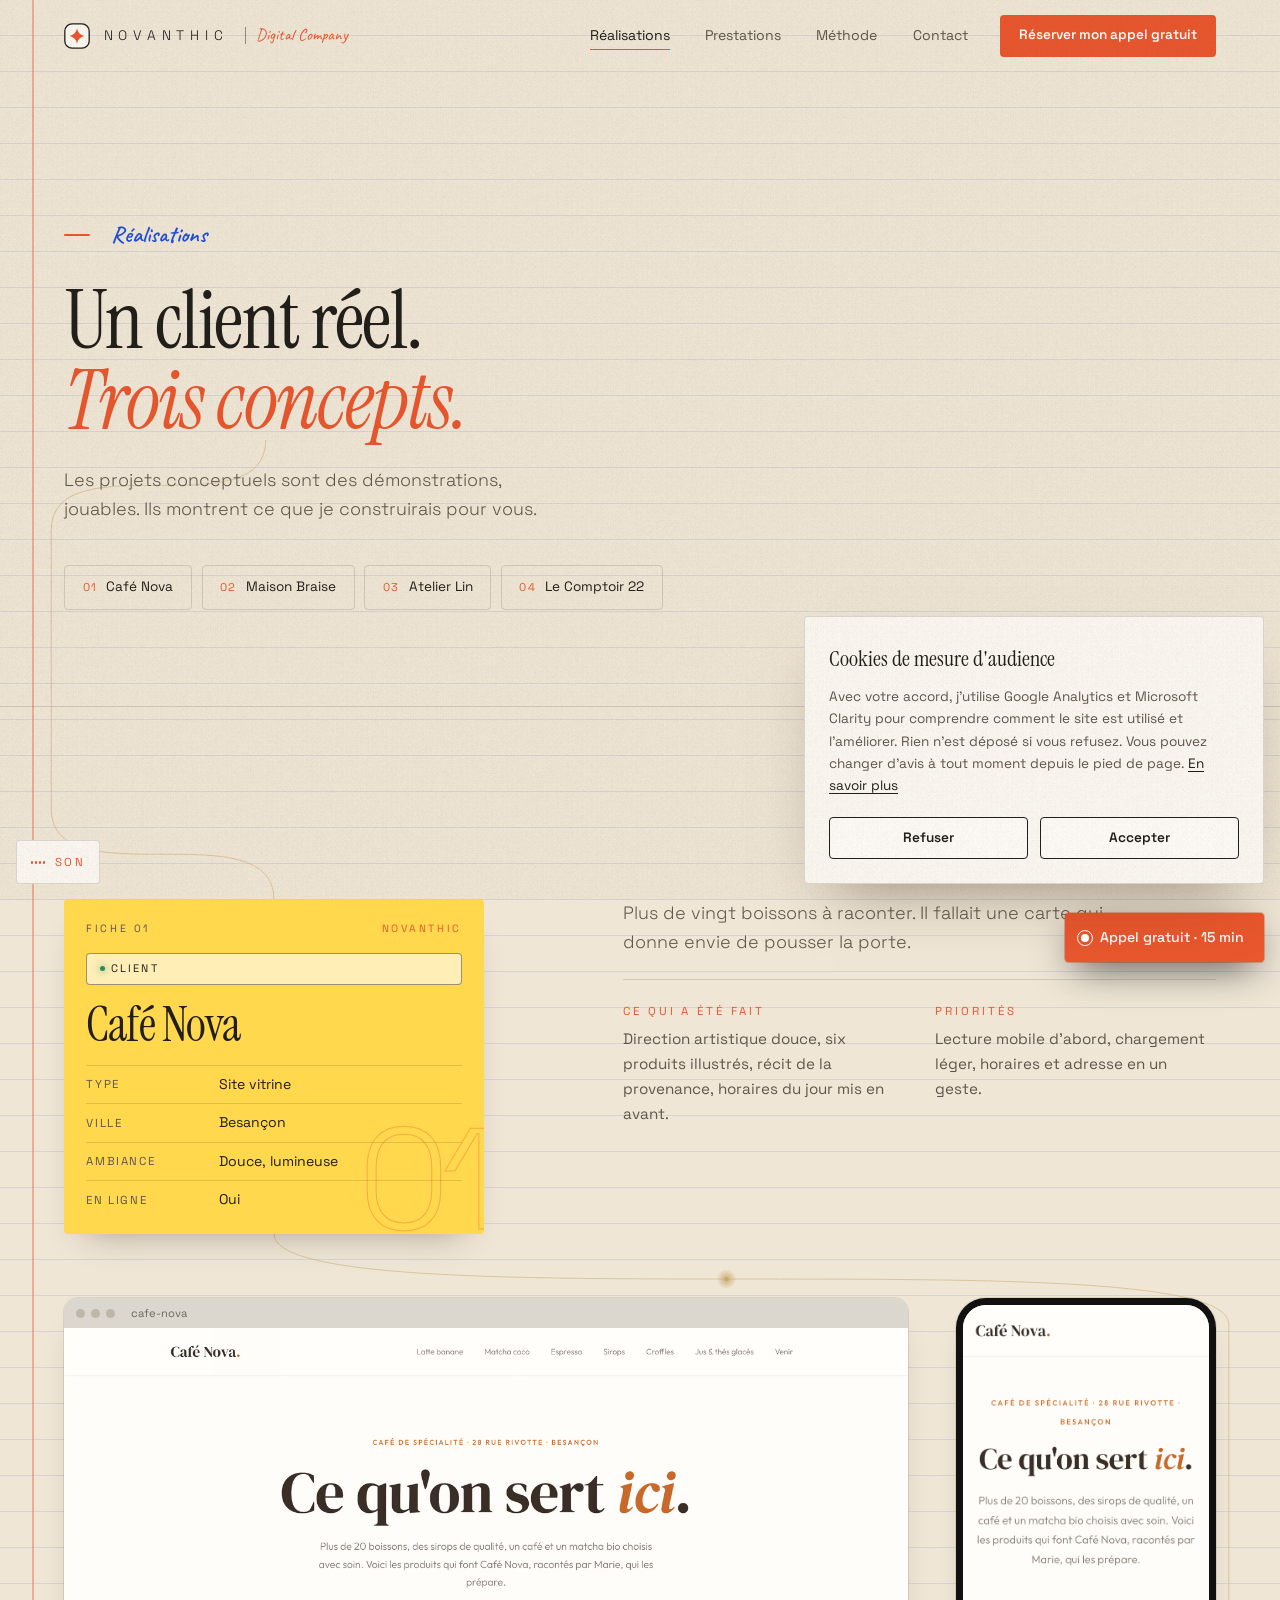
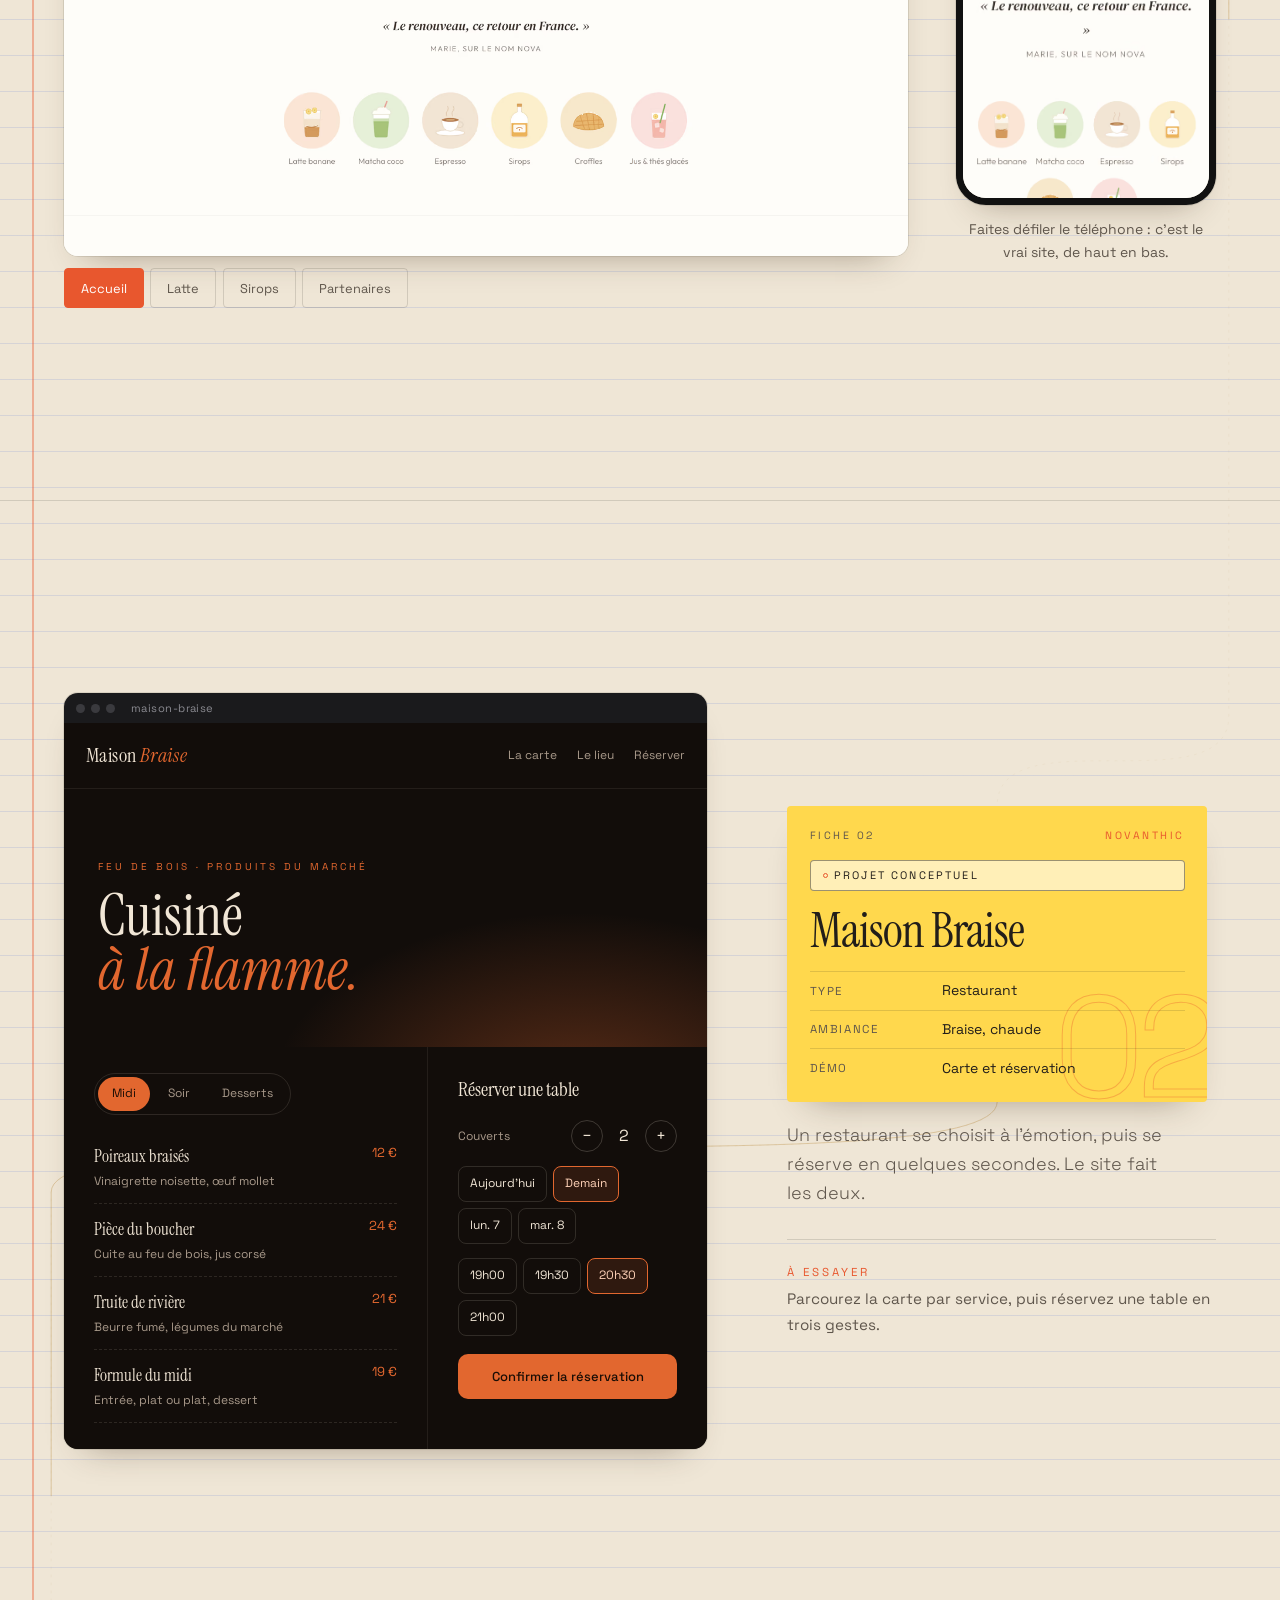
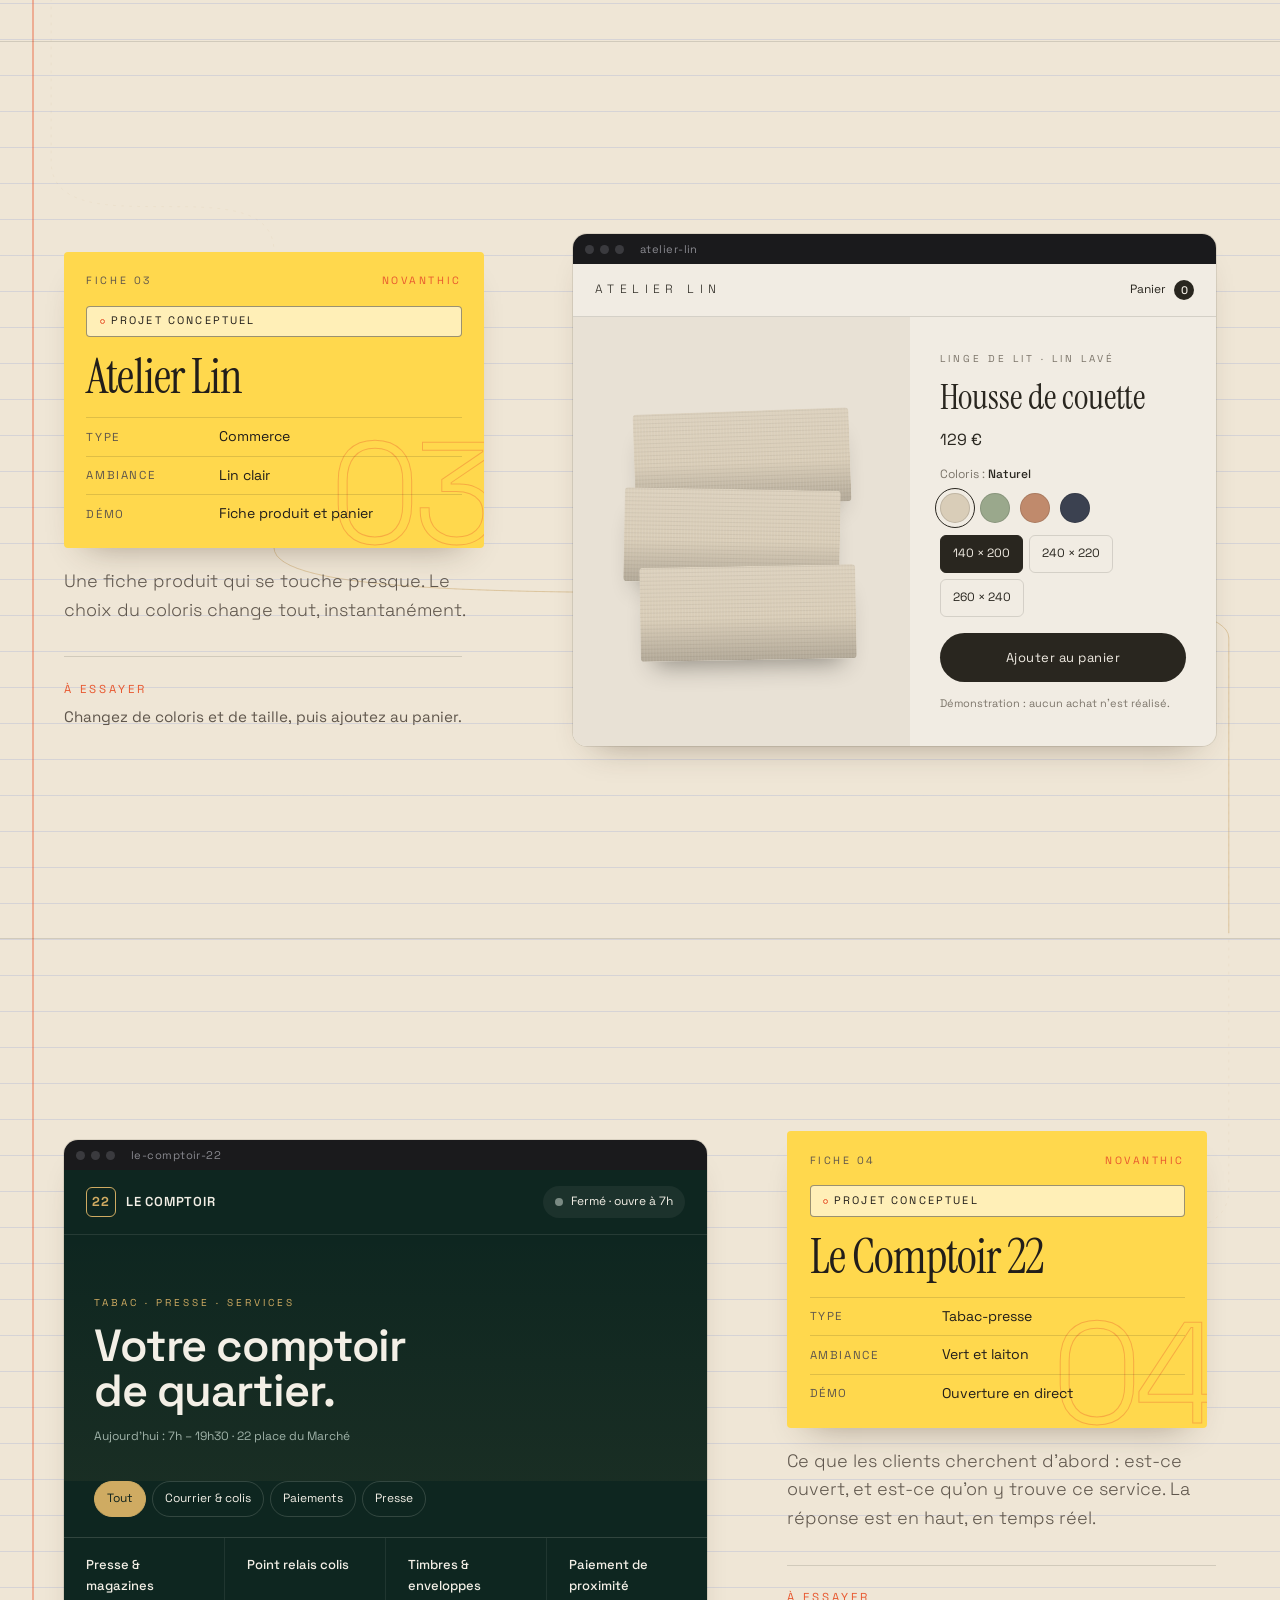
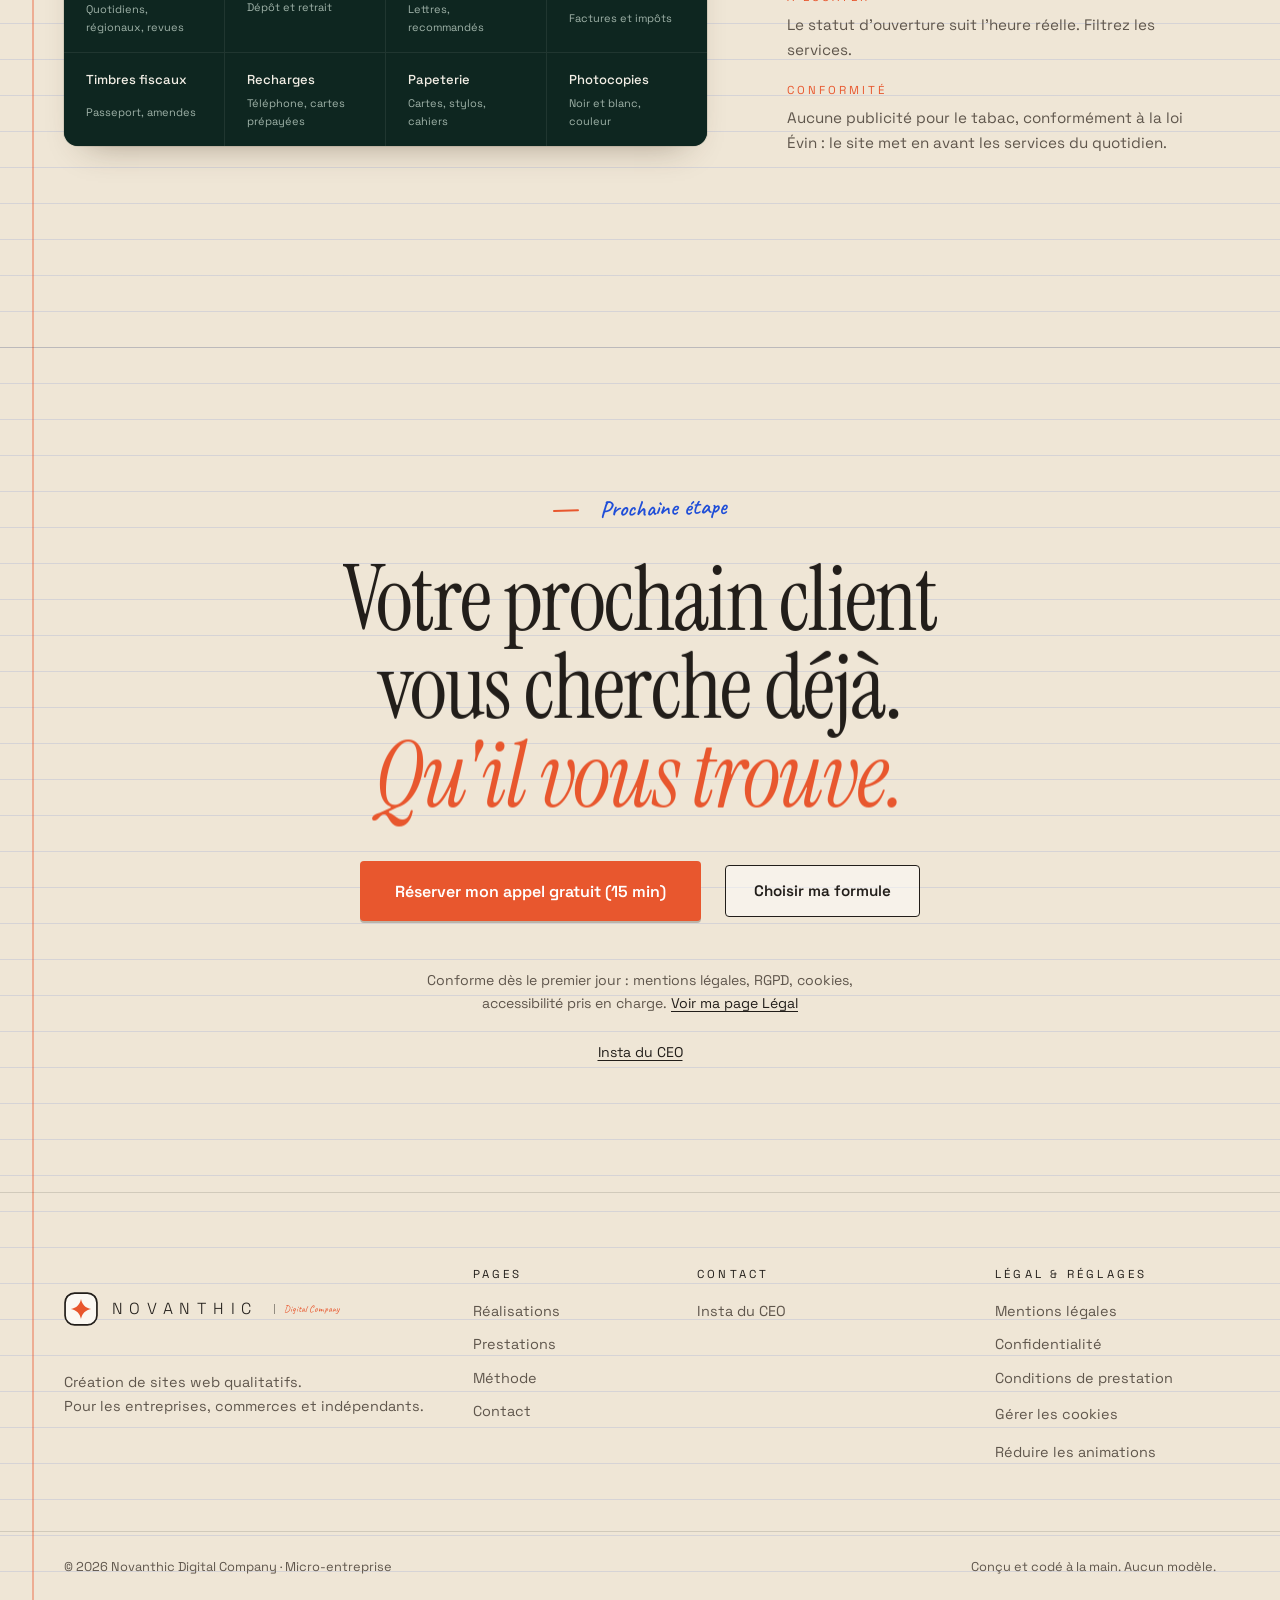
<file: realisations.html>
<!doctype html>
<html lang="fr">
  <head>
    <meta charset="utf-8" />
    <meta name="viewport" content="width=device-width, initial-scale=1, viewport-fit=cover" />
    <meta name="theme-color" content="#efe6d6" />
    <meta name="color-scheme" content="light" />
    <meta name="author" content="Novanthic Digital Company" />
    <meta property="og:site_name" content="Novanthic Digital Company" />
    <meta property="og:locale" content="fr_FR" />
    <meta property="og:type" content="website" />
    <meta property="og:image" content="https://fivedigitalstudio.com/og.jpg" />
    <meta property="og:image:width" content="1200" />
    <meta property="og:image:height" content="630" />
    <meta property="og:image:alt" content="Novanthic Digital Company — sites web qualitatifs, rapides, conformes" />
    <meta name="twitter:card" content="summary_large_image" />
    <link rel="icon" href="/favicon.svg" type="image/svg+xml" />
    <link rel="apple-touch-icon" href="/apple-touch-icon.png" />
    <link rel="preload" href="/fonts/cormorant-300-normal.woff2" as="font" type="font/woff2" crossorigin />
    <link rel="preload" href="/fonts/inter-var.woff2" as="font" type="font/woff2" crossorigin />
    <script>
      // Avant tout rendu : signale que le JS tourne et applique la préférence « animations réduites ».
      (function (d) {
        var h = d.documentElement; h.classList.add('js');
        try {
          if (localStorage.getItem('essam:motion') === 'reduce' || matchMedia('(prefers-reduced-motion: reduce)').matches) h.classList.add('reduce');
          // Arrivée depuis une autre page du site : le rideau de transition se lève.
          if (sessionStorage.getItem('essam:nav')) { h.classList.add('from-nav'); sessionStorage.removeItem('essam:nav'); }
        } catch (e) {}
        // Filet de sécurité : si le JS principal ne démarre pas, tout le contenu reste visible.
        setTimeout(function () { if (!window.__essam) h.classList.add('anim-fail'); }, 3500);
      })(document);
    </script>

    <title>Réalisations — Novanthic Digital Company, création de sites web</title>
    <meta name="description" content="Café Nova, site vitrine d'un café de spécialité à Besançon, et trois projets conceptuels : un restaurant, un commerce, un bureau de tabac-presse. Démos interactives." />
    <link rel="canonical" href="https://fivedigitalstudio.com/realisations" />
    <meta property="og:title" content="Réalisations — Novanthic Digital Company" />
    <meta property="og:description" content="Un client réel. Trois projets conceptuels. Tous au même niveau d'exigence." />
    <meta property="og:url" content="https://fivedigitalstudio.com/realisations" />
    <script type="module" crossorigin src="/assets/realisations-CuUPXgJs.js"></script>
    <link rel="modulepreload" crossorigin href="/assets/main-nhri8mH0.js">
    <link rel="stylesheet" crossorigin href="/assets/main-DTwxj9eu.css">
    <link rel="stylesheet" href="/assets/novanthic.css">
  </head>
  <body class="page-work">
    <a class="skip-link" href="#contenu">Aller au contenu</a>
    <header class="site-header" data-header>
      <div class="site-header__inner">
        <a class="logo" href="/" aria-label="Novanthic Digital Company, retour à l'accueil" data-cursor="hover"><svg class="logo__mark" viewBox="0 0 32 32" width="28" height="28" aria-hidden="true" focusable="false"><rect class="nv-mark__bg" x="1" y="1" width="30" height="30" rx="9" /><path class="nv-mark__star" d="M16 6.5C16.9 11.6 20.4 15.1 25.5 16 20.4 16.9 16.9 20.4 16 25.5 15.1 20.4 11.6 16.9 6.5 16 11.6 15.1 15.1 11.6 16 6.5Z" /></svg><span class="logo__word">NOVANTHIC</span><span class="logo__num">Digital Company</span>
</a>
        <nav class="nav" aria-label="Navigation principale">
          <ul class="nav__list">
            <li><a class="nav__link" data-nav="realisations" aria-current="page" href="/realisations">Réalisations</a></li>
            <li><a class="nav__link" data-nav="prestations" href="/prestations">Prestations</a></li>
            <li><a class="nav__link" data-nav="methode" href="/methode">Méthode</a></li>
            <li><a class="nav__link" data-nav="contact" href="/contact">Contact</a></li>
          </ul>
        </nav>
        <a class="btn btn--primary btn--sm site-header__cta" href="/contact#rdv" data-booking data-track="cta_rdv" data-track-label="header" data-magnetic>
          <span class="btn__label">Réserver mon appel gratuit</span>
        </a>
        <button class="menu-toggle" type="button" aria-expanded="false" aria-controls="menu-mobile" data-menu-toggle>
          <span class="menu-toggle__lines" aria-hidden="true"></span>
          <span class="visually-hidden">Ouvrir le menu</span>
        </button>
      </div>
    </header>
    <div class="menu-mobile" id="menu-mobile" data-menu hidden>
      <nav aria-label="Navigation mobile">
        <ul class="menu-mobile__list">
          <li><a href="/">Accueil</a></li>
          <li><a data-nav="realisations" aria-current="page" href="/realisations">Réalisations</a></li>
          <li><a data-nav="prestations" href="/prestations">Prestations</a></li>
          <li><a data-nav="methode" href="/methode">Méthode</a></li>
          <li><a data-nav="contact" href="/contact">Contact</a></li>
        </ul>
      </nav>
      <div class="menu-mobile__foot">
        <a class="btn btn--primary" href="/contact#rdv" data-booking data-track="cta_rdv" data-track-label="menu">
          <span class="btn__label">Réserver mon appel gratuit (15 min)</span>
        </a>
        <a class="link" href="https://ig.me/m/ea.essam" target="_blank" rel="noopener" data-track="instagram_click" data-track-label="menu">M'écrire sur Instagram</a>
      </div>
    </div>

    <main id="contenu">
      <header class="page-hero container" data-thread-start>
        <p class="eyebrow" data-reveal>Réalisations</p>
        <h1 class="h1 page-hero__title" data-thread data-split>Un client réel. <em>Trois concepts.</em></h1>
        <p class="lead" data-reveal>Les projets conceptuels sont des démonstrations, jouables. Ils montrent ce que je construirais pour vous.</p>
        <nav class="work-index" aria-label="Projets" data-reveal>
          <a href="#cafe-nova"><span>01</span> Café Nova</a>
          <a href="#maison-braise"><span>02</span> Maison Braise</a>
          <a href="#atelier-lin"><span>03</span> Atelier Lin</a>
          <a href="#comptoir-22"><span>04</span> Le Comptoir 22</a>
        </nav>
      </header>

      <!-- CAFÉ NOVA — client réel -->
      <section class="work section nova" id="cafe-nova" aria-labelledby="nova-titre">
        <div class="container">
          <header class="nova__head">
            <div class="nova__id">
<div class="pcard" data-reveal data-thread>
                <span class="pcard__num" aria-hidden="true">01</span>
                <div class="pcard__top"><span>Fiche 01</span><span>NOVANTHIC</span></div>
                <span class="tag tag--real">Client</span>
                <h2 class="pcard__name" id="nova-titre">Café Nova</h2>
                <dl class="pcard__facts"><div><dt>Type</dt><dd>Site vitrine</dd></div><div><dt>Ville</dt><dd>Besançon</dd></div><div><dt>Ambiance</dt><dd>Douce, lumineuse</dd></div><div><dt>En ligne</dt><dd>Oui</dd></div></dl>
              </div>
            </div>
            <div class="nova__text">
              <p class="lead" data-reveal>Plus de vingt boissons à raconter. Il fallait une carte qui donne envie de pousser la porte.</p>
              <dl class="nova__facts" data-reveal>
                <div><dt>Ce qui a été fait</dt><dd>Direction artistique douce, six produits illustrés, récit de la provenance, horaires du jour mis en avant.</dd></div>
                <div><dt>Priorités</dt><dd>Lecture mobile d'abord, chargement léger, horaires et adresse en un geste.</dd></div>
              </dl>
            </div>
          </header>

          <div class="nova-show" data-nova data-reveal>
            <div class="nova-show__desk">
              <div class="nova-show__browser">
                <span class="nova-show__bar" aria-hidden="true"><i></i><i></i><i></i><b>cafe-nova</b></span>
                <div class="nova-show__screens">
                  <picture class="is-active"><source type="image/avif" srcset="/img/nova-desktop-hero-1440.avif 1440w, /img/nova-desktop-hero-2880.avif 2880w" sizes="(min-width: 1000px) 62vw, 92vw" /><img src="/img/nova-desktop-hero-1440.webp" srcset="/img/nova-desktop-hero-1440.webp 1440w, /img/nova-desktop-hero-2880.webp 2880w" sizes="(min-width: 1000px) 62vw, 92vw" alt="Café Nova, accueil : « Ce qu'on sert ici. » et les six produits illustrés" width="1440" height="900" loading="lazy" decoding="async" /></picture>
                  <picture><source type="image/avif" srcset="/img/nova-desktop-latte-1440.avif 1440w, /img/nova-desktop-latte-2880.avif 2880w" sizes="(min-width: 1000px) 62vw, 92vw" /><img src="/img/nova-desktop-latte-1440.webp" srcset="/img/nova-desktop-latte-1440.webp 1440w, /img/nova-desktop-latte-2880.webp 2880w" sizes="(min-width: 1000px) 62vw, 92vw" alt="Café Nova, fiche du latte banane caramélisée" width="1440" height="900" loading="lazy" decoding="async" /></picture>
                  <picture><source type="image/avif" srcset="/img/nova-desktop-sirops-1440.avif 1440w, /img/nova-desktop-sirops-2880.avif 2880w" sizes="(min-width: 1000px) 62vw, 92vw" /><img src="/img/nova-desktop-sirops-1440.webp" srcset="/img/nova-desktop-sirops-1440.webp 1440w, /img/nova-desktop-sirops-2880.webp 2880w" sizes="(min-width: 1000px) 62vw, 92vw" alt="Café Nova, sirops de qualité et croffles" width="1440" height="900" loading="lazy" decoding="async" /></picture>
                  <picture><source type="image/avif" srcset="/img/nova-desktop-partenaires-1440.avif 1440w, /img/nova-desktop-partenaires-2880.avif 2880w" sizes="(min-width: 1000px) 62vw, 92vw" /><img src="/img/nova-desktop-partenaires-1440.webp" srcset="/img/nova-desktop-partenaires-1440.webp 1440w, /img/nova-desktop-partenaires-2880.webp 2880w" sizes="(min-width: 1000px) 62vw, 92vw" alt="Café Nova, les deux partenaires : le café Araku et le matcha ANATAE" width="1440" height="900" loading="lazy" decoding="async" /></picture>
                </div>
              </div>
              <div class="nova-show__dots" role="tablist" aria-label="Écrans de Café Nova sur ordinateur">
                <button type="button" role="tab" aria-selected="true">Accueil</button>
                <button type="button" role="tab" aria-selected="false">Latte</button>
                <button type="button" role="tab" aria-selected="false">Sirops</button>
                <button type="button" role="tab" aria-selected="false">Partenaires</button>
              </div>
            </div>
            <div class="nova-show__mobile">
              <div class="nova-show__phone" tabindex="0" aria-label="Le site Café Nova sur téléphone, faites défiler">
                <picture><source srcset="/img/nova-mobile-full-1.avif" type="image/avif" /><img src="/img/nova-mobile-full-1.webp" alt="Café Nova sur téléphone, page complète" width="585" height="6000" loading="lazy" decoding="async" /></picture>
                <picture><source srcset="/img/nova-mobile-full-2.avif" type="image/avif" /><img src="/img/nova-mobile-full-2.webp" alt="" width="585" height="6000" loading="lazy" decoding="async" /></picture>
                <picture><source srcset="/img/nova-mobile-full-3.avif" type="image/avif" /><img src="/img/nova-mobile-full-3.webp" alt="" width="585" height="3177" loading="lazy" decoding="async" /></picture>
              </div>
              <p class="nova-show__hint small muted">Faites défiler le téléphone&nbsp;: c'est le vrai site, de haut en bas.</p>
            </div>
          </div>
        </div>
      </section>

      <!-- MAISON BRAISE — restaurant (conceptuel) -->
      <section class="work section" id="maison-braise" aria-labelledby="braise-titre">
        <div class="container work__grid work__grid--rev">
          <div class="work__text">
            <div class="pcard" data-reveal data-thread>
                <span class="pcard__num" aria-hidden="true">02</span>
                <div class="pcard__top"><span>Fiche 02</span><span>NOVANTHIC</span></div>
                <span class="tag tag--concept">Projet conceptuel</span>
                <h2 class="pcard__name" id="braise-titre">Maison Braise</h2>
                <dl class="pcard__facts"><div><dt>Type</dt><dd>Restaurant</dd></div><div><dt>Ambiance</dt><dd>Braise, chaude</dd></div><div><dt>Démo</dt><dd>Carte et réservation</dd></div></dl>
              </div>
            <p class="lead" data-reveal>Un restaurant se choisit à l'émotion, puis se réserve en quelques secondes. Le site fait les deux.</p>
            <dl class="work__facts" data-reveal>
              <div><dt>À essayer</dt><dd>Parcourez la carte par service, puis réservez une table en trois gestes.</dd></div>
            </dl>
          </div>
          <div class="work__demo" data-reveal>
<div class="demo demo--braise" data-demo="braise">
  <div class="demo__bar" aria-hidden="true"><i></i><i></i><i></i><b>maison-braise</b></div>
  <div class="braise">
    <div class="braise__nav"><span class="braise__logo">Maison <em>Braise</em></span><span class="braise__links"><span>La carte</span><span>Le lieu</span><span>Réserver</span></span></div>
    <div class="braise__hero">
      <div class="braise__embers" aria-hidden="true"><i></i><i></i><i></i><i></i><i></i><i></i><i></i><i></i><i></i><i></i></div>
      <p class="braise__kicker">Feu de bois · Produits du marché</p>
      <p class="braise__title">Cuisiné<br /><em>à la flamme.</em></p>
    </div>
    <div class="braise__body">
      <div class="braise__menu">
        <div class="braise__tabs" role="tablist" aria-label="Services de la carte">
          <button type="button" role="tab" aria-selected="true" data-braise-tab="midi">Midi</button>
          <button type="button" role="tab" aria-selected="false" data-braise-tab="soir">Soir</button>
          <button type="button" role="tab" aria-selected="false" data-braise-tab="desserts">Desserts</button>
        </div>
        <div role="tabpanel" aria-live="polite"><ul class="braise__dishes" data-braise-dishes></ul></div>
      </div>
      <form class="braise__book" data-braise-book aria-label="Réserver une table (démonstration)">
        <p class="braise__book-title">Réserver une table</p>
        <div class="braise__row">
          <span>Couverts</span>
          <span class="braise__stepper">
            <button type="button" data-braise-step="-1" aria-label="Un couvert de moins">−</button>
            <output data-braise-guests aria-live="polite">2</output>
            <button type="button" data-braise-step="1" aria-label="Un couvert de plus">+</button>
          </span>
        </div>
        <div class="braise__chips" role="radiogroup" aria-label="Jour" data-braise-days></div>
        <div class="braise__chips" role="radiogroup" aria-label="Heure" data-braise-times></div>
        <button class="braise__cta" type="submit">Confirmer la réservation</button>
        <p class="braise__done" data-braise-done hidden></p>
      </form>
    </div>
  </div>
</div>

          </div>
        </div>
      </section>

      <!-- ATELIER LIN — commerce (conceptuel) -->
      <section class="work section" id="atelier-lin" aria-labelledby="lin-titre">
        <div class="container work__grid">
          <div class="work__text">
            <div class="pcard" data-reveal data-thread>
                <span class="pcard__num" aria-hidden="true">03</span>
                <div class="pcard__top"><span>Fiche 03</span><span>NOVANTHIC</span></div>
                <span class="tag tag--concept">Projet conceptuel</span>
                <h2 class="pcard__name" id="lin-titre">Atelier Lin</h2>
                <dl class="pcard__facts"><div><dt>Type</dt><dd>Commerce</dd></div><div><dt>Ambiance</dt><dd>Lin clair</dd></div><div><dt>Démo</dt><dd>Fiche produit et panier</dd></div></dl>
              </div>
            <p class="lead" data-reveal>Une fiche produit qui se touche presque. Le choix du coloris change tout, instantanément.</p>
            <dl class="work__facts" data-reveal>
              <div><dt>À essayer</dt><dd>Changez de coloris et de taille, puis ajoutez au panier.</dd></div>
            </dl>
          </div>
          <div class="work__demo" data-reveal>
<div class="demo demo--lin" data-demo="lin">
  <div class="demo__bar" aria-hidden="true"><i></i><i></i><i></i><b>atelier-lin</b></div>
  <div class="lin">
    <div class="lin__nav"><span class="lin__logo">ATELIER LIN</span><span class="lin__cart" data-lin-cart>Panier <b data-lin-count>0</b></span></div>
    <div class="lin__product">
      <div class="lin__visual" data-lin-visual aria-hidden="true">
        <span class="lin__fold lin__fold--1"></span><span class="lin__fold lin__fold--2"></span><span class="lin__fold lin__fold--3"></span>
      </div>
      <div class="lin__info">
        <p class="lin__kicker">Linge de lit · Lin lavé</p>
        <p class="lin__name">Housse de couette</p>
        <p class="lin__price" data-lin-price>129 €</p>
        <fieldset class="lin__swatches">
          <legend>Coloris : <b data-lin-color-name>Naturel</b></legend>
          <label style="--sw:#d9cdb8"><input type="radio" name="lin-color" value="Naturel" checked /><span class="visually-hidden">Naturel</span></label>
          <label style="--sw:#9aa88c"><input type="radio" name="lin-color" value="Sauge" /><span class="visually-hidden">Sauge</span></label>
          <label style="--sw:#c08a6c"><input type="radio" name="lin-color" value="Argile" /><span class="visually-hidden">Argile</span></label>
          <label style="--sw:#3b4150"><input type="radio" name="lin-color" value="Encre" /><span class="visually-hidden">Encre</span></label>
        </fieldset>
        <div class="lin__sizes" role="radiogroup" aria-label="Taille">
          <button type="button" role="radio" aria-checked="true" data-lin-size="129">140 × 200</button>
          <button type="button" role="radio" aria-checked="false" data-lin-size="159">240 × 220</button>
          <button type="button" role="radio" aria-checked="false" data-lin-size="179">260 × 240</button>
        </div>
        <button class="lin__add" type="button" data-lin-add><span>Ajouter au panier</span></button>
        <p class="lin__note">Démonstration : aucun achat n'est réalisé.</p>
      </div>
    </div>
    <p class="lin__toast" data-lin-toast role="status" aria-live="polite"></p>
  </div>
</div>

          </div>
        </div>
      </section>

      <!-- LE COMPTOIR 22 — bureau de tabac-presse (conceptuel) -->
      <section class="work section" id="comptoir-22" aria-labelledby="comptoir-titre">
        <div class="container work__grid work__grid--rev">
          <div class="work__text">
            <div class="pcard" data-reveal data-thread>
                <span class="pcard__num" aria-hidden="true">04</span>
                <div class="pcard__top"><span>Fiche 04</span><span>NOVANTHIC</span></div>
                <span class="tag tag--concept">Projet conceptuel</span>
                <h2 class="pcard__name" id="comptoir-titre">Le Comptoir 22</h2>
                <dl class="pcard__facts"><div><dt>Type</dt><dd>Tabac-presse</dd></div><div><dt>Ambiance</dt><dd>Vert et laiton</dd></div><div><dt>Démo</dt><dd>Ouverture en direct</dd></div></dl>
              </div>
            <p class="lead" data-reveal>Ce que les clients cherchent d'abord : est-ce ouvert, et est-ce qu'on y trouve ce service. La réponse est en haut, en temps réel.</p>
            <dl class="work__facts" data-reveal>
              <div><dt>À essayer</dt><dd>Le statut d'ouverture suit l'heure réelle. Filtrez les services.</dd></div>
              <div><dt>Conformité</dt><dd>Aucune publicité pour le tabac, conformément à la loi Évin : le site met en avant les services du quotidien.</dd></div>
            </dl>
          </div>
          <div class="work__demo" data-reveal>
<div class="demo demo--comptoir" data-demo="comptoir">
  <div class="demo__bar" aria-hidden="true"><i></i><i></i><i></i><b>le-comptoir-22</b></div>
  <div class="comptoir">
    <div class="comptoir__nav"><span class="comptoir__logo"><b>22</b> Le Comptoir</span><span class="comptoir__status" data-comptoir-status><i></i><span>…</span></span></div>
    <div class="comptoir__hero">
      <p class="comptoir__kicker">Tabac · Presse · Services</p>
      <p class="comptoir__title">Votre comptoir<br />de quartier.</p>
      <p class="comptoir__hours" data-comptoir-hours></p>
    </div>
    <div class="comptoir__filters" role="group" aria-label="Filtrer les services">
      <button type="button" aria-pressed="true" data-comptoir-filter="all">Tout</button>
      <button type="button" aria-pressed="false" data-comptoir-filter="courrier">Courrier &amp; colis</button>
      <button type="button" aria-pressed="false" data-comptoir-filter="paiement">Paiements</button>
      <button type="button" aria-pressed="false" data-comptoir-filter="presse">Presse</button>
    </div>
    <ul class="comptoir__services" data-comptoir-services>
      <li data-cat="presse"><b>Presse &amp; magazines</b><span>Quotidiens, régionaux, revues</span></li>
      <li data-cat="courrier"><b>Point relais colis</b><span>Dépôt et retrait</span></li>
      <li data-cat="courrier"><b>Timbres &amp; enveloppes</b><span>Lettres, recommandés</span></li>
      <li data-cat="paiement"><b>Paiement de proximité</b><span>Factures et impôts</span></li>
      <li data-cat="paiement"><b>Timbres fiscaux</b><span>Passeport, amendes</span></li>
      <li data-cat="paiement"><b>Recharges</b><span>Téléphone, cartes prépayées</span></li>
      <li data-cat="presse"><b>Papeterie</b><span>Cartes, stylos, cahiers</span></li>
      <li data-cat="courrier"><b>Photocopies</b><span>Noir et blanc, couleur</span></li>
    </ul>
  </div>
</div>

          </div>
        </div>
      </section>
    </main>
    <section class="cta-final" aria-labelledby="cta-final-titre" data-cta-final>
      <div class="container cta-final__inner">
        <p class="eyebrow">Prochaine étape</p>
        <h2 class="display cta-final__title" id="cta-final-titre" data-split>
          Votre prochain client vous cherche déjà.<br /><em>Qu'il vous trouve.</em>
        </h2>
        <div class="cta-final__actions">
          <a class="btn btn--primary btn--lg" href="/contact#rdv" data-booking data-track="cta_rdv" data-track-label="cta-final" data-magnetic data-hoop-target>
            <span class="btn__label">Réserver mon appel gratuit (15 min)</span>
          </a>
          <a class="btn btn--ghost" href="/prestations#tarifs" data-track="cta_tarifs" data-track-label="cta-final" data-magnetic>
            <span class="btn__label">Choisir ma formule</span>
          </a>
        </div>
        <p class="cta-final__legal">Conforme dès le premier jour&nbsp;: mentions légales, RGPD, cookies, accessibilité pris en charge. <a href="/legal">Voir ma page Légal</a></p>
        <p class="cta-final__contact"><a href="https://ig.me/m/ea.essam" target="_blank" rel="noopener" data-track="instagram_click" data-track-label="cta-final">Insta du CEO</a></p>
      </div>
    </section>

    <footer class="site-footer">
      <div class="container site-footer__grid">
        <div class="site-footer__brand">
          <a class="logo logo--lg" href="/" aria-label="Novanthic Digital Company, retour à l'accueil"><svg class="logo__mark" viewBox="0 0 32 32" width="28" height="28" aria-hidden="true" focusable="false"><rect class="nv-mark__bg" x="1" y="1" width="30" height="30" rx="9" /><path class="nv-mark__star" d="M16 6.5C16.9 11.6 20.4 15.1 25.5 16 20.4 16.9 16.9 20.4 16 25.5 15.1 20.4 11.6 16.9 6.5 16 11.6 15.1 15.1 11.6 16 6.5Z" /></svg><span class="logo__word">NOVANTHIC</span><span class="logo__num">Digital Company</span>
</a>
          <p>Création de sites web qualitatifs.<br />Pour les entreprises, commerces et indépendants.</p>
        </div>
        <nav class="site-footer__col" aria-label="Pages">
          <p class="site-footer__title">Pages</p>
          <ul>
            <li><a href="/realisations">Réalisations</a></li>
            <li><a href="/prestations">Prestations</a></li>
            <li><a href="/methode">Méthode</a></li>
            <li><a href="/contact">Contact</a></li>
          </ul>
        </nav>
        <div class="site-footer__col">
          <p class="site-footer__title">Contact</p>
          <ul>
            <li><a href="https://www.instagram.com/ea.essam/" target="_blank" rel="noopener" data-track="instagram_click" data-track-label="footer">Insta du CEO</a></li>
          </ul>
        </div>
        <div class="site-footer__col">
          <p class="site-footer__title">Légal &amp; réglages</p>
          <ul>
            <li><a href="/legal#mentions">Mentions légales</a></li>
            <li><a href="/legal#confidentialite">Confidentialité</a></li>
            <li><a href="/legal#cgp">Conditions de prestation</a></li>
            <li><button class="footer-btn" type="button" data-consent-open>Gérer les cookies</button></li>
            <li><button class="footer-btn" type="button" data-motion-toggle aria-pressed="false">Réduire les animations</button></li>
          </ul>
        </div>
      </div>
      <div class="container site-footer__base">
        <p>© <span data-year>2026</span> Novanthic Digital Company · Micro-entreprise</p>
        <p class="site-footer__made">Conçu et codé à la main. Aucun modèle.</p>
      </div>
    </footer>

    <a class="sticky-cta" href="/contact#rdv" data-booking data-sticky-cta data-track="cta_rdv" data-track-label="sticky">
      <span class="sticky-cta__dot" aria-hidden="true"></span>
      <span>Appel gratuit · 15 min</span>
    </a>

    <button class="sound-toggle" type="button" data-sound-toggle aria-pressed="false" aria-label="Activer le son">
      <span class="sound-toggle__bars" aria-hidden="true"><i></i><i></i><i></i><i></i></span>
      <span class="sound-toggle__label">Son</span>
    </button>

    <div class="consent" role="dialog" aria-modal="false" aria-labelledby="consent-titre" aria-describedby="consent-texte" data-consent hidden>
      <p class="consent__title" id="consent-titre">Cookies de mesure d'audience</p>
      <p class="consent__text" id="consent-texte">
        Avec votre accord, j'utilise Google Analytics et Microsoft Clarity pour comprendre comment le site est utilisé et l'améliorer.
        Rien n'est déposé si vous refusez. Vous pouvez changer d'avis à tout moment depuis le pied de page.
        <a href="/legal#cookies">En savoir plus</a>
      </p>
      <div class="consent__actions">
        <button class="btn btn--ghost btn--sm" type="button" data-consent-choice="refuse">Refuser</button>
        <button class="btn btn--ghost btn--sm" type="button" data-consent-choice="accept">Accepter</button>
      </div>
    </div>

    <div class="curtain" aria-hidden="true" data-curtain><span class="curtain__line"></span></div>
    <div class="cursor is-hidden" aria-hidden="true" data-cursor-el><span class="cursor__dot"></span><span class="cursor__ring"><span class="cursor__label"></span></span></div>

  </body>
</html>
</file>
<file: assets/main-DTwxj9eu.css>
@font-face{font-family:Inter;src:url(/fonts/inter-var.woff2) format("woff2");font-weight:200 700;font-style:normal;font-display:swap}@font-face{font-family:Cormorant Garamond;src:url(/fonts/cormorant-300-normal.woff2) format("woff2");font-weight:300;font-style:normal;font-display:swap}@font-face{font-family:Cormorant Garamond;src:url(/fonts/cormorant-300-italic.woff2) format("woff2");font-weight:300;font-style:italic;font-display:swap}@font-face{font-family:Cormorant Garamond;src:url(/fonts/cormorant-400-normal.woff2) format("woff2");font-weight:400;font-style:normal;font-display:swap}:root{--c-void: #000000;--c-ink-0: #050505;--c-ink-1: #0b0b0d;--c-ink-2: #141416;--c-line: rgba(166, 133, 83, .2);--c-line-soft: rgba(255, 255, 255, .08);--c-text: #ede8df;--c-muted: #9b958b;--c-gold: #c9a66b;--c-gold-rgb: 201, 166, 107;--c-gold-deep: #a68553;--c-gold-dim: #5e4a2e;--c-red: #c2413f;--c-green: #3fa37a;--filet: linear-gradient(90deg, transparent, var(--c-red) 22%, var(--c-gold-deep) 50%, var(--c-green) 78%, transparent);--f-display: "Cormorant Garamond", "Times New Roman", serif;--f-text: "Inter", system-ui, -apple-system, "Segoe UI", sans-serif;--fs-display: clamp(3rem, 9vw, 9.5rem);--fs-h1: clamp(2.6rem, 6.4vw, 6.5rem);--fs-h2: clamp(2.1rem, 4.6vw, 4.5rem);--fs-h3: clamp(1.35rem, 2vw, 1.75rem);--fs-lead: clamp(1.05rem, 1.4vw, 1.25rem);--fs-small: .875rem;--fs-eyebrow: .72rem;--s-1: .25rem;--s-2: .5rem;--s-3: 1rem;--s-4: 1.5rem;--s-5: 2.5rem;--s-6: 4rem;--s-7: 6rem;--s-8: 10rem;--gutter: clamp(1.25rem, 5vw, 4rem);--maxw: 1320px;--section: clamp(6rem, 16vw, 12rem);--header-h: 72px;--r-sm: 10px;--r-md: 18px;--r-lg: 28px;--r-pill: 999px;--glow-gold: 0 0 0 1px rgba(var(--c-gold-rgb), .35), 0 0 40px -8px rgba(var(--c-gold-rgb), .45);--shadow-card: 0 30px 80px -40px rgba(0, 0, 0, .9);--ease-out: cubic-bezier(.16, 1, .3, 1);--ease-in-out: cubic-bezier(.76, 0, .24, 1);--ease-spring: cubic-bezier(.34, 1.56, .64, 1);--d-fast: .25s;--d-base: .6s;--d-slow: 1.2s}*,*:before,*:after{box-sizing:border-box}*{margin:0;padding:0}html{-webkit-text-size-adjust:100%;text-size-adjust:100%;background:var(--c-void)}html.lenis,html.lenis body{height:auto}.lenis.lenis-smooth{scroll-behavior:auto!important}.lenis.lenis-stopped{overflow:hidden}body{min-height:100vh;background:var(--c-void);color:var(--c-text);font-family:var(--f-text);font-size:1rem;line-height:1.65;font-weight:350;-webkit-font-smoothing:antialiased;-moz-osx-font-smoothing:grayscale;overflow-x:clip}img,svg,video,canvas{display:block;max-width:100%}img{height:auto}a{color:inherit;text-decoration:none}button,input,select,textarea{font:inherit;color:inherit}button{background:none;border:0;cursor:pointer}ul{list-style:none}::selection{background:rgba(var(--c-gold-rgb),.35);color:#fff}:focus-visible{outline:1px solid var(--c-gold);outline-offset:4px;border-radius:4px}[hidden]{display:none!important}.visually-hidden{position:absolute!important;width:1px;height:1px;overflow:hidden;clip:rect(0 0 0 0);clip-path:inset(50%);white-space:nowrap}.skip-link{position:fixed;top:12px;left:12px;z-index:1000;padding:10px 18px;border-radius:var(--r-pill);background:var(--c-text);color:#000;font-weight:500;transform:translateY(-200%);transition:transform var(--d-fast) var(--ease-out)}.skip-link:focus{transform:none}.container{width:100%;max-width:var(--maxw);margin-inline:auto;padding-inline:var(--gutter)}.section{position:relative;padding-block:var(--section)}.display,h1,h2,.h1,.h2{font-family:var(--f-display);font-weight:300;letter-spacing:-.015em;text-wrap:balance}.display{font-size:var(--fs-display);line-height:.95}.h1{font-size:var(--fs-h1);line-height:1}.h2{font-size:var(--fs-h2);line-height:1.05}.h3{font-family:var(--f-display);font-weight:400;font-size:var(--fs-h3);line-height:1.2;letter-spacing:0}.display em,.h1 em,.h2 em,.h3 em{font-style:italic;color:var(--c-gold)}.lead{font-size:var(--fs-lead);line-height:1.6;color:var(--c-muted);font-weight:300;max-width:46ch;text-wrap:pretty}.muted{color:var(--c-muted)}.small{font-size:var(--fs-small)}.gold{color:var(--c-gold)}.eyebrow{display:inline-flex;align-items:center;gap:.9em;font-size:var(--fs-eyebrow);font-weight:500;letter-spacing:.32em;text-transform:uppercase;color:var(--c-muted)}.eyebrow:before{content:"";width:24px;height:1px;background:var(--c-gold)}.filet{height:1px;background:var(--filet);border:0;opacity:.8}.hairline{border:0;height:1px;background:var(--c-line)}.line{display:block;overflow:hidden;padding-bottom:.08em;margin-bottom:-.08em}.line__inner{display:block;will-change:transform}html.js:not(.reduce) [data-reveal]{opacity:0;transform:translateY(22px)}html.js.reduce [data-reveal]{opacity:1;transform:none}html.anim-fail [data-reveal]{opacity:1!important;transform:none!important}.logo{display:inline-flex;align-items:center;gap:.85rem;color:var(--c-text)}.logo__mark{width:26px;height:26px;overflow:visible}.logo__mark path{fill:none;stroke-linecap:round;stroke-linejoin:round}.logo__mark path,.logo__mark circle{fill:none}.logo__seams{stroke:var(--c-gold-dim);stroke-width:1.1}.logo__ball{stroke:var(--c-gold);stroke-width:1.5}.logo__word{font-weight:300;font-size:.86rem;letter-spacing:.42em;margin-right:-.42em}.logo--lg .logo__mark{width:34px;height:34px}.logo--lg .logo__word{font-size:1rem}.logo:hover .logo__ball{filter:drop-shadow(0 0 6px rgba(var(--c-gold-rgb),.8))}.btn{--mx: 50%;--my: 50%;position:relative;isolation:isolate;display:inline-flex;align-items:center;justify-content:center;gap:.6rem;min-height:52px;padding:.95rem 1.75rem;border-radius:var(--r-pill);font-size:.95rem;font-weight:450;letter-spacing:.01em;line-height:1.2;text-align:center;transition:transform var(--d-fast) var(--ease-out),box-shadow var(--d-base) var(--ease-out),background-color var(--d-fast),color var(--d-fast),border-color var(--d-fast);overflow:hidden;-webkit-tap-highlight-color:transparent}.btn:before{content:"";position:absolute;inset:0;z-index:-1;opacity:0;transition:opacity var(--d-base) var(--ease-out);background:radial-gradient(140px circle at var(--mx) var(--my),rgba(255,255,255,.55),transparent 70%)}.btn:hover:before{opacity:1}.btn:active{transform:scale(.97)}.btn__label{position:relative;display:inline-block}.btn--primary{background:var(--c-gold);color:#0a0805;box-shadow:0 0 rgba(var(--c-gold-rgb),0)}.btn--primary:hover{box-shadow:var(--glow-gold)}.btn--ghost{border:1px solid rgba(var(--c-gold-rgb),.45);color:var(--c-text);background:#ffffff03}.btn--ghost:before{background:radial-gradient(160px circle at var(--mx) var(--my),rgba(var(--c-gold-rgb),.22),transparent 70%)}.btn--ghost:hover{border-color:var(--c-gold)}.btn--sm{min-height:42px;padding:.65rem 1.2rem;font-size:.85rem}.btn--lg{min-height:60px;padding:1.15rem 2.2rem;font-size:1rem}.btn[aria-busy=true]{pointer-events:none;opacity:.7}.link{position:relative;display:inline-flex;align-items:center;gap:.5em;padding-block:.4em;color:var(--c-text);font-size:.95rem;background:linear-gradient(var(--c-gold),var(--c-gold)) left bottom / 0% 1px no-repeat,linear-gradient(var(--c-line-soft),var(--c-line-soft)) left bottom / 100% 1px no-repeat;transition:background-size var(--d-base) var(--ease-out),color var(--d-fast)}.link:hover{background-size:100% 1px,100% 1px;color:#fff}.link--arrow:after{content:"→";transition:transform var(--d-fast) var(--ease-out)}.link--arrow:hover:after{transform:translate(4px)}.site-header{position:fixed;inset:0 0 auto;z-index:50;height:var(--header-h);transition:transform var(--d-base) var(--ease-out),background-color var(--d-base),border-color var(--d-base);border-bottom:1px solid transparent}.site-header.is-scrolled{background:#000000eb;border-color:var(--c-line-soft)}.site-header.is-hidden{transform:translateY(-100%)}.site-header__inner{height:100%;max-width:var(--maxw);margin-inline:auto;padding-inline:var(--gutter);display:flex;align-items:center;gap:2rem}.nav{margin-left:auto;display:none}.nav__list{display:flex;gap:2.2rem}.nav__link{position:relative;font-size:.88rem;color:var(--c-muted);transition:color var(--d-fast);padding-block:.5rem}.nav__link:after{content:"";position:absolute;left:0;right:0;bottom:.15rem;height:1px;background:var(--c-gold);transform:scaleX(0);transform-origin:right;transition:transform var(--d-base) var(--ease-out)}.nav__link:hover,.nav__link[aria-current=page]{color:var(--c-text)}.nav__link:hover:after,.nav__link[aria-current=page]:after{transform:scaleX(1);transform-origin:left}.site-header__cta{display:none}.menu-toggle{margin-left:auto;width:44px;height:44px;display:grid;place-items:center;position:relative;z-index:60}.menu-toggle__lines,.menu-toggle__lines:before,.menu-toggle__lines:after{display:block;width:22px;height:1px;background:var(--c-text);transition:transform var(--d-base) var(--ease-out),opacity var(--d-fast)}.menu-toggle__lines{position:relative;background:transparent}.menu-toggle__lines:before,.menu-toggle__lines:after{content:"";position:absolute;left:0}.menu-toggle__lines:before{transform:translateY(-4px)}.menu-toggle__lines:after{transform:translateY(4px)}.menu-toggle[aria-expanded=true] .menu-toggle__lines:before{transform:rotate(45deg)}.menu-toggle[aria-expanded=true] .menu-toggle__lines:after{transform:rotate(-45deg)}@media(min-width:960px){.nav,.site-header__cta{display:flex}.menu-toggle{display:none}}.menu-mobile{position:fixed;inset:0;z-index:45;background:var(--c-void);padding:calc(var(--header-h) + 2rem) var(--gutter) 2rem;display:flex;flex-direction:column;justify-content:space-between}.menu-mobile__list{display:grid;gap:.4rem}.menu-mobile__list a{font-family:var(--f-display);font-weight:300;font-size:clamp(2.4rem,11vw,3.4rem);line-height:1.15;display:inline-block}.menu-mobile__list a[aria-current=page]{color:var(--c-gold);font-style:italic}.menu-mobile__foot{display:grid;gap:1.2rem;justify-items:start}.menu-mobile.is-open .menu-mobile__list li{animation:menu-in .7s var(--ease-out) both}.menu-mobile.is-open .menu-mobile__list li:nth-child(2){animation-delay:.05s}.menu-mobile.is-open .menu-mobile__list li:nth-child(3){animation-delay:.1s}.menu-mobile.is-open .menu-mobile__list li:nth-child(4){animation-delay:.15s}.menu-mobile.is-open .menu-mobile__list li:nth-child(5){animation-delay:.2s}@keyframes menu-in{0%{opacity:0;transform:translateY(24px)}}.card{--mx: 50%;--my: 0%;position:relative;isolation:isolate;border-radius:var(--r-lg);background:var(--c-ink-1);border:1px solid var(--c-line-soft);box-shadow:var(--shadow-card);overflow:hidden;transition:border-color var(--d-base) var(--ease-out),transform var(--d-base) var(--ease-out);transform-style:preserve-3d}.card:before{content:"";position:absolute;inset:0;z-index:-1;pointer-events:none;opacity:0;transition:opacity var(--d-base);background:radial-gradient(420px circle at var(--mx) var(--my),rgba(var(--c-gold-rgb),.12),transparent 60%)}.card:hover{border-color:var(--c-line)}.card:hover:before{opacity:1}.tag{display:inline-flex;align-items:center;gap:.5em;padding:.35rem .8rem;border-radius:var(--r-pill);border:1px solid var(--c-line);font-size:.68rem;letter-spacing:.2em;text-transform:uppercase;color:var(--c-text);background:#0000008c}.tag--concept:before{content:"";width:5px;height:5px;border-radius:50%;border:1px solid var(--c-gold)}.tag--real:before{content:"";width:5px;height:5px;border-radius:50%;background:var(--c-green);box-shadow:0 0 8px var(--c-green)}.cta-final{position:relative;overflow:hidden;padding-block:clamp(7rem,18vw,14rem) clamp(6rem,14vw,10rem);border-top:1px solid var(--c-line-soft);text-align:center}.cta-final__court{position:absolute;inset:0;width:100%;height:100%;pointer-events:none;opacity:.55}.cta-final__court .draw{fill:none;stroke:var(--c-gold-dim);stroke-width:1;vector-effect:non-scaling-stroke}.cta-final__inner{position:relative;display:grid;justify-items:center;gap:2rem}.cta-final__title{font-size:clamp(2.6rem,7vw,7rem);max-width:17ch}.cta-final__actions{display:flex;flex-wrap:wrap;justify-content:center;align-items:center;gap:1rem 1.5rem;margin-top:1rem}.site-footer{border-top:1px solid var(--c-line-soft);padding-block:4.5rem 2rem;font-size:.9rem;color:var(--c-muted)}.site-footer__grid{display:grid;gap:2.5rem;grid-template-columns:1fr 1fr}.site-footer__brand{grid-column:1 / -1;display:grid;gap:1.2rem}.site-footer__title{color:var(--c-text);font-size:var(--fs-eyebrow);letter-spacing:.28em;text-transform:uppercase;margin-bottom:1rem}.site-footer__col ul{display:grid;gap:.6rem}.site-footer a,.footer-btn{transition:color var(--d-fast);text-align:left;padding-block:.15rem}.site-footer a:hover,.footer-btn:hover{color:var(--c-gold)}.footer-btn[aria-pressed=true]:after{content:" ✓";color:var(--c-green)}.site-footer__base{display:flex;flex-wrap:wrap;justify-content:space-between;gap:1rem;margin-top:4rem;padding-top:1.5rem;border-top:1px solid var(--c-line-soft);font-size:.8rem}.site-footer__col:last-child{grid-column:1 / -1}@media(min-width:760px){.site-footer__grid{grid-template-columns:2fr 1fr 1.4fr 1.2fr}.site-footer__brand,.site-footer__col:last-child{grid-column:auto}}.sticky-cta{position:fixed;z-index:40;right:max(1rem,env(safe-area-inset-right));bottom:max(1rem,env(safe-area-inset-bottom));display:inline-flex;align-items:center;gap:.7rem;min-height:48px;padding:.8rem 1.25rem .8rem 1rem;border-radius:var(--r-pill);background:var(--c-gold);color:#0a0805;font-size:.88rem;font-weight:500;box-shadow:0 12px 40px -10px #000c,var(--glow-gold);transform:translateY(160%);transition:transform .7s var(--ease-out)}.sticky-cta.is-visible{transform:none}.sticky-cta__dot{width:8px;height:8px;border-radius:50%;background:#0a0805;position:relative}.sticky-cta__dot:after{content:"";position:absolute;inset:-4px;border-radius:50%;border:1px solid #0a0805;animation:pulse 2.4s var(--ease-out) infinite}@keyframes pulse{0%{transform:scale(.6);opacity:1}to{transform:scale(2);opacity:0}}@media(max-width:599px){.sticky-cta{left:1rem;right:1rem;justify-content:center}}.sound-toggle{position:fixed;z-index:40;left:max(1rem,env(safe-area-inset-left));bottom:max(1rem,env(safe-area-inset-bottom));display:none;align-items:center;gap:.6rem;min-height:44px;padding:.5rem .9rem;border-radius:var(--r-pill);border:1px solid var(--c-line-soft);background:#000000e0;font-size:.72rem;letter-spacing:.2em;text-transform:uppercase;color:var(--c-muted)}.sound-toggle__bars{display:flex;align-items:center;gap:2px;height:12px}.sound-toggle__bars i{width:2px;height:3px;background:currentColor;border-radius:1px;transition:height var(--d-fast)}.sound-toggle[aria-pressed=true]{color:var(--c-gold)}.sound-toggle[aria-pressed=true] .sound-toggle__bars i{animation:bars 1s ease-in-out infinite alternate}.sound-toggle[aria-pressed=true] .sound-toggle__bars i:nth-child(2){animation-delay:-.3s}.sound-toggle[aria-pressed=true] .sound-toggle__bars i:nth-child(3){animation-delay:-.6s}.sound-toggle[aria-pressed=true] .sound-toggle__bars i:nth-child(4){animation-delay:-.15s}@keyframes bars{0%{height:3px}to{height:12px}}html.js .sound-toggle{display:inline-flex}@media(max-width:899px){.sound-toggle{bottom:auto;top:calc(var(--header-h) + .5rem);left:auto;right:max(1rem,env(safe-area-inset-right));padding:.5rem .7rem}.sound-toggle__label{display:none}.site-header.is-hidden~.sound-toggle{top:.6rem}}.consent{position:fixed;z-index:90;left:1rem;right:1rem;bottom:1rem;max-width:460px;margin-left:auto;padding:1.5rem;border-radius:var(--r-md);background:#0b0b0df5;border:1px solid var(--c-line);box-shadow:0 30px 80px -20px #000;animation:consent-in .8s var(--ease-out) both}@keyframes consent-in{0%{opacity:0;transform:translateY(20px)}}.consent__title{font-family:var(--f-display);font-size:1.4rem;margin-bottom:.5rem}.consent__text{font-size:.85rem;color:var(--c-muted)}.consent__text a{color:var(--c-text);text-decoration:underline;text-underline-offset:3px}@media(max-width:599px){.consent{left:.75rem;right:.75rem;bottom:.75rem;padding:1.2rem}.consent__title{font-size:1.2rem}.consent__text{font-size:.8rem}}.consent__actions{display:grid;grid-template-columns:1fr 1fr;gap:.75rem;margin-top:1.2rem}.consent__actions .btn{width:100%}.curtain{position:fixed;inset:0;z-index:200;pointer-events:none;background:var(--c-void);opacity:0;display:grid;place-items:center}.curtain__line{width:min(60vw,520px);height:1px;background:var(--filet);transform:scaleX(0)}html.from-nav .curtain{opacity:1;animation:curtain-out .9s var(--ease-in-out) .05s forwards}html.from-nav .curtain__line{animation:line-out .9s var(--ease-in-out) forwards}@keyframes curtain-out{to{opacity:0;visibility:hidden}}@keyframes line-out{0%{transform:scaleX(.6)}to{transform:scaleX(1);opacity:0}}.curtain.is-leaving{animation:curtain-in .45s var(--ease-in-out) forwards!important;visibility:visible}.curtain.is-leaving .curtain__line{animation:line-in .45s var(--ease-in-out) forwards!important}@keyframes curtain-in{0%{opacity:0}to{opacity:1}}@keyframes line-in{0%{transform:scaleX(0)}to{transform:scaleX(.6)}}html.reduce .curtain,.cursor{display:none}@media(hover:hover)and (pointer:fine){html.has-cursor .cursor{display:block;position:fixed;inset:0;z-index:300;pointer-events:none}html.has-cursor,html.has-cursor a,html.has-cursor button,html.has-cursor [data-cursor]{cursor:none}html.has-cursor input,html.has-cursor textarea,html.has-cursor select{cursor:auto}.cursor__dot,.cursor__ring{position:absolute;top:0;left:0;border-radius:50%;will-change:transform}.cursor__dot{width:6px;height:6px;margin:-3px 0 0 -3px;background:var(--c-gold)}.cursor__ring{width:40px;height:40px;margin:-20px 0 0 -20px;border:1px solid rgba(var(--c-gold-rgb),.5);display:grid;place-items:center;transition:width .35s var(--ease-out),height .35s var(--ease-out),margin .35s var(--ease-out),background-color .35s,border-color .35s}.cursor__label{font-size:.65rem;letter-spacing:.2em;text-transform:uppercase;color:#0a0805;opacity:0;transition:opacity var(--d-fast)}.cursor.is-hover .cursor__ring{width:64px;height:64px;margin:-32px 0 0 -32px;border-color:var(--c-gold);background:rgba(var(--c-gold-rgb),.08)}.cursor.is-label .cursor__ring{width:88px;height:88px;margin:-44px 0 0 -44px;background:var(--c-gold);border-color:var(--c-gold)}.cursor.is-label .cursor__label{opacity:1}.cursor.is-label .cursor__dot{opacity:0}.cursor.is-text .cursor__ring{width:2px;height:36px;margin:-18px 0 0 -1px;border-radius:1px;background:var(--c-gold);border-color:transparent}.cursor.is-down .cursor__ring{transform:scale(.85)}.cursor.is-hidden{opacity:0}}.field{display:grid;gap:.5rem}.field label,.field legend{font-size:.8rem;letter-spacing:.08em;color:var(--c-muted)}.field .opt{color:var(--c-muted);opacity:.7}.input{width:100%;min-height:54px;padding:.9rem 1.1rem;border-radius:var(--r-sm);border:1px solid var(--c-line-soft);background:var(--c-ink-1);color:var(--c-text);font-size:1rem;transition:border-color var(--d-fast),box-shadow var(--d-fast),background-color var(--d-fast)}.input::placeholder{color:#6f6a62}.input:hover{border-color:#ffffff29}.input:focus{outline:none;border-color:var(--c-gold);box-shadow:0 0 0 4px rgba(var(--c-gold-rgb),.12);background:var(--c-ink-2)}textarea.input{min-height:150px;resize:vertical}select.input{appearance:none;background-image:linear-gradient(45deg,transparent 50%,var(--c-gold) 50%),linear-gradient(135deg,var(--c-gold) 50%,transparent 50%);background-position:calc(100% - 22px) 50%,calc(100% - 17px) 50%;background-size:5px 5px;background-repeat:no-repeat;padding-right:3rem}.field.is-invalid .input{border-color:var(--c-red)}.field__error{font-size:.8rem;color:#e27a6f;min-height:0}.check{display:grid;grid-template-columns:22px 1fr;gap:.8rem;align-items:start;font-size:.85rem;color:var(--c-muted)}.check input{appearance:none;width:22px;height:22px;border-radius:6px;border:1px solid rgba(255,255,255,.25);background:var(--c-ink-1);display:grid;place-items:center;margin-top:1px;transition:background-color var(--d-fast),border-color var(--d-fast)}.check input:after{content:"";width:10px;height:6px;border-left:1.5px solid #0a0805;border-bottom:1.5px solid #0a0805;transform:rotate(-45deg) scale(0);transition:transform var(--d-fast) var(--ease-spring);margin-top:-2px}.check input:checked{background:var(--c-gold);border-color:var(--c-gold)}.check input:checked:after{transform:rotate(-45deg) scale(1)}.check a{color:var(--c-text);text-decoration:underline;text-underline-offset:3px}.check.is-invalid input{border-color:var(--c-red)}@media(prefers-reduced-motion:reduce){*,*:before,*:after{animation-duration:.01ms!important;animation-iteration-count:1!important;transition-duration:.01ms!important}}.hero{position:relative;min-height:100svh;display:grid;align-items:end;overflow:hidden;isolation:isolate}.hero__stage{position:absolute;inset:0;z-index:-1}.hero__stage canvas{position:absolute;inset:0;width:100%!important;height:100%!important}.hero__fallback{position:absolute;left:50%;top:20%;width:0;height:0;transition:opacity 1.2s var(--ease-out)}.css-ball{--s: clamp(110px, 30vw, 170px);position:absolute;width:var(--s);height:var(--s);margin:calc(var(--s) / -2) 0 0 calc(var(--s) / -2);border-radius:50%;overflow:hidden;background:radial-gradient(circle at 34% 28%,#4a3426,#24180f 45%,#0b0705 80%);box-shadow:0 0 0 1px rgba(var(--c-gold-rgb),.35),0 30px 60px -20px #000,inset -12px -16px 30px #0009}.css-ball svg{width:100%;height:100%;animation:css-ball 14s linear infinite}.css-ball path{fill:none;stroke:var(--c-gold);stroke-width:1.2;filter:drop-shadow(0 0 2px rgba(var(--c-gold-rgb),.8))}@keyframes css-ball{to{transform:rotate(360deg)}}html.reduce .css-ball svg{animation:none}.hero__court{position:absolute;z-index:-1;left:50%;top:20%;width:min(110vw,760px);translate:-50% -4%;pointer-events:none;opacity:.35}.hero__court .draw{fill:none;stroke:var(--c-gold-dim);stroke-width:1;vector-effect:non-scaling-stroke}.hero.has-3d .hero__fallback{opacity:0}.hero__filet{position:absolute;left:0;right:0;top:20%;z-index:-2}.hero:before{content:"";position:absolute;inset:auto 0 0;height:60%;z-index:-3;pointer-events:none;background:radial-gradient(60% 70% at 50% 100%,rgba(var(--c-gold-rgb),.07),transparent 70%)}.hero__inner{padding-top:calc(var(--header-h) + 30svh);padding-bottom:clamp(5.5rem,12vh,8rem);display:grid;gap:1.4rem}.hero__title{font-size:clamp(2.5rem,9.6vw,4.8rem);max-width:12ch}@media(max-width:599px){.hero__actions .btn--lg{width:100%;padding:1rem 1.2rem;font-size:.92rem}}.hero__line{display:block}.hero__title em{margin-top:.08em}.hero__lead{color:#b9b2a6}.hero__actions{display:flex;flex-wrap:wrap;align-items:center;gap:1rem 1.75rem;margin-top:.6rem}.hero__scroll{position:absolute;right:var(--gutter);bottom:2rem;display:none;flex-direction:column;align-items:center;gap:.6rem;font-size:.65rem;letter-spacing:.3em;text-transform:uppercase;color:var(--c-muted)}.hero__scroll i{width:1px;height:38px;background:linear-gradient(var(--c-gold),transparent);animation:scroll-hint 2.2s var(--ease-in-out) infinite;transform-origin:top}@keyframes scroll-hint{0%{transform:scaleY(0)}50%{transform:scaleY(1);transform-origin:top}51%{transform-origin:bottom}to{transform:scaleY(0);transform-origin:bottom}}@media(min-width:900px){.hero{align-items:center}.hero__inner{padding-top:var(--header-h);padding-bottom:0}.hero__title{font-size:clamp(4rem,7.4vw,8.4rem);max-width:11ch}.hero__fallback{left:74%;top:50%}.css-ball{--s: 250px}.hero__court{left:74%;top:50%;width:760px;translate:-50% -30%;opacity:.8}.hero__filet{top:50%;left:42%}.hero__scroll{display:flex}}html.js:not(.reduce) [data-hero-line],html.js:not(.reduce) [data-hero-in]{opacity:0}.page-hero{padding-top:calc(var(--header-h) + clamp(4rem,12vw,9rem));padding-bottom:clamp(3rem,8vw,6rem);display:grid;gap:1.6rem;justify-items:start}.page-hero__title{max-width:14ch}.work-index{display:flex;flex-wrap:wrap;gap:.6rem;margin-top:1rem}.work-index a{display:inline-flex;gap:.6rem;align-items:baseline;padding:.65rem 1.1rem;border:1px solid var(--c-line-soft);border-radius:var(--r-pill);font-size:.85rem;transition:border-color var(--d-fast),color var(--d-fast)}.work-index a span{font-size:.7rem;color:var(--c-gold);letter-spacing:.1em}.work-index a:hover{border-color:var(--c-gold)}.work{border-top:1px solid var(--c-line-soft);scroll-margin-top:40px}.work__grid{display:grid;gap:3rem;align-items:center}.work__text{display:grid;gap:1.2rem;justify-items:start}.work__meta{font-size:.8rem;letter-spacing:.18em;text-transform:uppercase;color:var(--c-muted)}.work__facts{display:grid;gap:1.2rem;margin-top:.8rem;padding-top:1.4rem;border-top:1px solid var(--c-line-soft)}.work__facts dt{font-size:var(--fs-eyebrow);letter-spacing:.26em;text-transform:uppercase;color:var(--c-gold);margin-bottom:.3rem}.work__facts dd{color:var(--c-muted);font-size:.95rem;max-width:46ch}@media(min-width:1000px){.work__grid{grid-template-columns:.8fr 1.2fr;gap:5rem}.work__grid--rev{grid-template-columns:1.2fr .8fr}.work__grid--rev .work__text{order:2}}.demo{position:relative;border-radius:14px;overflow:hidden;box-shadow:0 50px 100px -40px #000,0 0 0 1px #ffffff12;container-type:inline-size}.demo__bar{display:flex;align-items:center;gap:6px;height:30px;padding-inline:12px;background:#1a1a1c}.demo__bar i{width:9px;height:9px;border-radius:50%;background:#3a3a3e}.demo__bar b{margin-left:10px;font-weight:400;font-size:.7rem;color:#8a8a90;letter-spacing:.04em}.demo button{cursor:pointer}.braise{--bg: #120d0a;--ember: #e2672f;--cream: #f1e6d6;--muted: #a8998a;background:var(--bg);color:var(--cream);font-size:14px}.braise__nav{display:flex;justify-content:space-between;align-items:center;padding:16px 22px;border-bottom:1px solid rgba(241,230,214,.08)}.braise__logo{font-family:var(--f-display);font-size:20px;letter-spacing:.02em}.braise__logo em{color:var(--ember)}.braise__links{display:none;gap:20px;font-size:12px;color:var(--muted)}.braise__hero{position:relative;padding:46px 22px 34px;overflow:hidden;background:radial-gradient(80% 120% at 80% 120%,rgba(226,103,47,.35),transparent 60%)}.braise__kicker{font-size:10px;letter-spacing:.3em;text-transform:uppercase;color:var(--ember)}.braise__title{font-family:var(--f-display);font-weight:300;font-size:clamp(40px,9cqi,74px);line-height:.95;margin-top:12px}.braise__title em{color:var(--ember)}.braise__embers i{position:absolute;bottom:-10px;width:4px;height:4px;border-radius:50%;background:#ffb070;box-shadow:0 0 8px 2px #ff7828b3;animation:ember 5s linear infinite;opacity:0}.braise__embers i:nth-child(1){left:62%;animation-delay:0s}.braise__embers i:nth-child(2){left:70%;animation-delay:.8s;animation-duration:6s}.braise__embers i:nth-child(3){left:78%;animation-delay:1.6s}.braise__embers i:nth-child(4){left:85%;animation-delay:2.2s;animation-duration:4.5s}.braise__embers i:nth-child(5){left:74%;animation-delay:3s;width:3px;height:3px}.braise__embers i:nth-child(6){left:90%;animation-delay:3.6s}.braise__embers i:nth-child(7){left:66%;animation-delay:4.1s;animation-duration:5.5s}.braise__embers i:nth-child(8){left:81%;animation-delay:1.1s;width:2px;height:2px}.braise__embers i:nth-child(9){left:94%;animation-delay:2.7s;width:3px;height:3px}.braise__embers i:nth-child(10){left:58%;animation-delay:4.6s}@keyframes ember{0%{transform:translate(0);opacity:0}10%{opacity:1}to{transform:translate(-40px,-220px);opacity:0}}.braise__body{display:grid;gap:1px;background:#f1e6d614}.braise__menu,.braise__book{background:var(--bg);padding:22px}.braise__tabs{display:flex;gap:4px;padding:3px;border:1px solid rgba(241,230,214,.12);border-radius:999px;width:max-content}.braise__tabs button{padding:7px 14px;border-radius:999px;font-size:12px;color:var(--muted);transition:background-color .3s,color .3s;min-height:32px}.braise__tabs button[aria-selected=true]{background:var(--ember);color:#1a0d05}.braise__dishes{margin-top:16px;display:grid}.braise__dishes li{display:grid;grid-template-columns:1fr auto;gap:2px 14px;padding:11px 0;border-bottom:1px dashed rgba(241,230,214,.12);animation:dish-in .5s var(--ease-out) both}.braise__dishes li:nth-child(2){animation-delay:.05s}.braise__dishes li:nth-child(3){animation-delay:.1s}.braise__dishes li:nth-child(4){animation-delay:.15s}@keyframes dish-in{0%{opacity:0;transform:translate(-12px)}}.braise__dishes b{font-family:var(--f-display);font-weight:400;font-size:17px}.braise__dishes span{font-size:12px;color:var(--muted);grid-column:1}.braise__dishes em{font-style:normal;color:var(--ember);grid-row:1;grid-column:2;font-size:13px}.braise__book{display:grid;gap:14px;align-content:start}.braise__book-title{font-family:var(--f-display);font-size:20px}.braise__row{display:flex;justify-content:space-between;align-items:center;font-size:12px;color:var(--muted)}.braise__stepper{display:inline-flex;align-items:center;gap:12px}.braise__stepper button{width:32px;height:32px;border-radius:50%;border:1px solid rgba(241,230,214,.2);color:var(--cream);font-size:16px;line-height:1}.braise__stepper button:hover{border-color:var(--ember);color:var(--ember)}.braise__stepper output{min-width:18px;text-align:center;font-size:16px;color:var(--cream)}.braise__chips{display:flex;flex-wrap:wrap;gap:6px}.braise__chips button{padding:7px 11px;border-radius:8px;border:1px solid rgba(241,230,214,.14);font-size:12px;color:var(--cream);transition:all .25s;min-height:32px}.braise__chips button[aria-checked=true]{border-color:var(--ember);background:#e2672f24;color:#ffd2b8}.braise__cta{margin-top:4px;padding:12px;border-radius:10px;background:var(--ember);color:#1a0d05;font-weight:500;font-size:13px;transition:filter .2s,transform .2s}.braise__cta:hover{filter:brightness(1.1)}.braise__cta:active{transform:scale(.98)}.braise__done{font-size:12px;color:#ffd2b8;border-left:2px solid var(--ember);padding-left:10px;animation:dish-in .5s var(--ease-out)}@container (min-width: 620px){.braise__links{display:flex}.braise__hero{padding:70px 34px 50px}.braise__body{grid-template-columns:1.3fr 1fr}.braise__menu,.braise__book{padding:26px 30px}}.lin{--bg: #f1ece3;--ink: #29261f;--muted: #7d766b;--line: rgba(41,38,31,.14);--tone: #d9cdb8;position:relative;background:var(--bg);color:var(--ink);font-size:14px;overflow:hidden}.lin__nav{display:flex;justify-content:space-between;align-items:center;padding:16px 22px;border-bottom:1px solid var(--line)}.lin__logo{font-weight:300;letter-spacing:.45em;font-size:12px}.lin__cart{font-size:12px;display:inline-flex;align-items:center;gap:8px}.lin__cart b{display:inline-grid;place-items:center;min-width:20px;height:20px;padding:0 5px;border-radius:999px;background:var(--ink);color:var(--bg);font-weight:500;font-size:11px}.lin__cart.is-bump b{animation:bump .6s var(--ease-spring)}@keyframes bump{40%{transform:scale(1.5)}}.lin__product{display:grid}.lin__visual{position:relative;aspect-ratio:4 / 3;background:#e8e1d5;overflow:hidden;display:grid;place-items:center}.lin__fold{position:absolute;left:18%;right:18%;height:22%;border-radius:4px;background:repeating-linear-gradient(90deg,rgba(255,255,255,.08) 0 1px,transparent 1px 3px),repeating-linear-gradient(0deg,rgba(0,0,0,.05) 0 1px,transparent 1px 4px),linear-gradient(180deg,color-mix(in srgb,var(--tone) 92%,#fff),var(--tone) 55%,color-mix(in srgb,var(--tone) 82%,#000));box-shadow:0 18px 24px -14px #29261f73;transition:background-color .6s,--tone .6s}.lin__fold--1{top:22%;transform:rotate(-2deg)}.lin__fold--2{top:40%;transform:rotate(1deg);left:15%;right:21%}.lin__fold--3{top:58%;transform:rotate(-1deg);left:20%;right:16%}.lin__visual.is-changing .lin__fold{animation:fold .7s var(--ease-out) both}.lin__visual.is-changing .lin__fold--2{animation-delay:.06s}.lin__visual.is-changing .lin__fold--3{animation-delay:.12s}@keyframes fold{0%{translate:0 0}40%{translate:0 -10px}}.lin__info{padding:22px;display:grid;gap:12px;align-content:start}.lin__kicker{font-size:10px;letter-spacing:.3em;text-transform:uppercase;color:var(--muted)}.lin__name{font-family:var(--f-display);font-weight:300;font-size:clamp(28px,5.5cqi,40px);line-height:1}.lin__price{font-size:16px}.lin__swatches{border:0;display:flex;flex-wrap:wrap;gap:10px;align-items:center}.lin__swatches legend{font-size:12px;color:var(--muted);margin-bottom:8px;width:100%}.lin__swatches legend b{color:var(--ink);font-weight:500}.lin__swatches label{width:30px;height:30px;border-radius:50%;background:var(--sw);box-shadow:inset 0 0 0 1px #0000001f;position:relative;cursor:pointer}.lin__swatches label:after{content:"";position:absolute;inset:-5px;border-radius:50%;border:1px solid var(--ink);opacity:0;transform:scale(.8);transition:all .3s var(--ease-spring)}.lin__swatches label:has(input:checked):after{opacity:1;transform:none}.lin__swatches label:has(input:focus-visible){outline:2px solid var(--ink);outline-offset:6px}.lin__swatches input{position:absolute;opacity:0;inset:0;cursor:pointer}.lin__sizes{display:flex;flex-wrap:wrap;gap:6px}.lin__sizes button{padding:8px 12px;border:1px solid var(--line);border-radius:6px;font-size:12px;color:var(--ink);transition:all .25s;min-height:34px}.lin__sizes button[aria-checked=true]{border-color:var(--ink);background:var(--ink);color:var(--bg)}.lin__add{position:relative;overflow:hidden;margin-top:4px;padding:14px;border-radius:999px;background:var(--ink);color:var(--bg);font-size:13px;letter-spacing:.04em}.lin__add:after{content:"";position:absolute;inset:0;background:linear-gradient(90deg,transparent,rgba(255,255,255,.25),transparent);transform:translate(-100%)}.lin__add.is-added:after{animation:shine .8s var(--ease-out)}@keyframes shine{to{transform:translate(100%)}}.lin__note{font-size:11px;color:var(--muted)}.lin__toast{position:absolute;right:16px;top:64px;padding:10px 14px;border-radius:10px;background:var(--ink);color:var(--bg);font-size:12px;opacity:0;transform:translateY(-8px);transition:all .4s var(--ease-out);pointer-events:none}.lin__toast.is-on{opacity:1;transform:none}@container (min-width: 620px){.lin__product{grid-template-columns:1.1fr 1fr}.lin__visual{aspect-ratio:auto;min-height:420px}.lin__info{padding:34px 30px}}.comptoir{--bg: #0e2620;--paper: #f3efe6;--brass: #cfab62;--muted: #9fb2a8;background:var(--bg);color:var(--paper);font-size:14px}.comptoir__nav{display:flex;justify-content:space-between;align-items:center;gap:12px;padding:16px 22px;border-bottom:1px solid rgba(243,239,230,.1)}.comptoir__logo{display:inline-flex;align-items:center;gap:10px;font-weight:600;letter-spacing:.06em;font-size:13px;text-transform:uppercase}.comptoir__logo b{display:grid;place-items:center;width:30px;height:30px;border:1.5px solid var(--brass);color:var(--brass);border-radius:6px;font-size:13px}.comptoir__status{display:inline-flex;align-items:center;gap:8px;font-size:12px;padding:6px 12px;border-radius:999px;background:#f3efe60f;white-space:nowrap}.comptoir__status i{width:8px;height:8px;border-radius:50%;background:#7a8a83}.comptoir__status.is-open i{background:#5fd39a;box-shadow:0 0 0 4px #5fd39a2e;animation:pulse-dot 2s infinite}@keyframes pulse-dot{50%{box-shadow:0 0 0 7px #5fd39a00}}.comptoir__hero{padding:40px 22px 26px;background:linear-gradient(180deg,transparent,rgba(207,171,98,.06))}.comptoir__kicker{font-size:10px;letter-spacing:.3em;text-transform:uppercase;color:var(--brass)}.comptoir__title{font-weight:600;font-size:clamp(30px,7cqi,56px);line-height:1;letter-spacing:-.025em;margin-top:12px}.comptoir__hours{margin-top:14px;color:var(--muted);font-size:12px}.comptoir__filters{display:flex;flex-wrap:wrap;gap:6px;padding:0 22px 16px}.comptoir__filters button{padding:7px 12px;border-radius:999px;border:1px solid rgba(243,239,230,.16);font-size:12px;color:var(--paper);transition:all .25s;min-height:32px}.comptoir__filters button[aria-pressed=true]{background:var(--brass);border-color:var(--brass);color:#10231d}.comptoir__services{display:grid;grid-template-columns:1fr 1fr;gap:1px;background:#f3efe614;border-top:1px solid rgba(243,239,230,.08)}.comptoir__services li{background:var(--bg);padding:16px 22px;display:grid;gap:3px;transition:opacity .4s,filter .4s}.comptoir__services li b{font-weight:500;font-size:13px}.comptoir__services li span{font-size:11px;color:var(--muted)}.comptoir__services li.is-out{opacity:.18;filter:blur(1px)}@container (min-width: 620px){.comptoir__hero{padding:60px 30px 34px}.comptoir__filters{padding:0 30px 20px}.comptoir__services{grid-template-columns:repeat(4,1fr)}}.formats .h2,.included .h2,.pricing .h2,.faq .h2{margin-top:1.5rem;max-width:16ch}.formats__list{margin-top:clamp(2.5rem,6vw,4rem);border-top:1px solid var(--c-line-soft)}.formats__row{display:grid;grid-template-columns:3rem 1fr;gap:.3rem 1rem;padding:1.6rem 0;border-bottom:1px solid var(--c-line-soft);position:relative}.formats__row:before{content:"";position:absolute;left:0;bottom:-1px;height:1px;width:100%;background:var(--c-gold);transform:scaleX(0);transform-origin:left;transition:transform .9s var(--ease-out)}.formats__row:hover:before{transform:scaleX(1)}.formats__num{font-size:.75rem;color:var(--c-gold);letter-spacing:.15em;padding-top:.6rem;grid-row:span 2}.formats__name{font-family:var(--f-display);font-weight:300;font-size:clamp(1.8rem,3.4vw,2.8rem);line-height:1.1}.formats__desc{color:var(--c-muted);max-width:52ch}@media(min-width:900px){.formats__row{grid-template-columns:4rem 1fr 1.2fr;align-items:baseline;padding:2rem 0}.formats__num{grid-row:auto;padding:0}}.included__grid{display:grid;gap:3rem}.included__list{display:grid;gap:1rem}.included__list .card{padding:1.8rem;display:grid;gap:.5rem}@media(min-width:700px){.included__list{grid-template-columns:1fr 1fr}}@media(min-width:1100px){.included__grid{grid-template-columns:.8fr 1.4fr}}.pricing__grid{display:grid;gap:1rem;margin-top:clamp(2.5rem,6vw,4rem)}.pricing__card{padding:clamp(2rem,4vw,3rem);display:grid;gap:1.2rem;justify-items:start;align-content:start}.pricing__price{font-family:var(--f-display);font-weight:300;font-size:clamp(3rem,6vw,5rem);line-height:1}.pricing__price span{font-family:var(--f-text);font-size:.32em;color:var(--c-muted)}.pricing__list{display:grid;gap:.7rem;margin:.5rem 0 1rem}.pricing__list li{position:relative;padding-left:1.6rem;color:var(--c-muted)}.pricing__list li:before{content:"";position:absolute;left:0;top:.62em;width:8px;height:8px;border-radius:50%;background:var(--c-green);box-shadow:0 0 10px var(--c-green)}.pricing__card--maint{background:linear-gradient(160deg,rgba(var(--c-gold-rgb),.09),transparent 55%),var(--c-ink-1);border-color:var(--c-line)}@media(min-width:900px){.pricing__grid{grid-template-columns:1fr 1fr}}.faq__grid{display:grid;gap:3rem}.faq__list{border-top:1px solid var(--c-line-soft)}.faq__item{border-bottom:1px solid var(--c-line-soft)}.faq__item summary{list-style:none;cursor:pointer;display:flex;justify-content:space-between;align-items:center;gap:1.5rem;padding:1.5rem 0;font-family:var(--f-display);font-size:clamp(1.3rem,2.2vw,1.7rem);min-height:44px}.faq__item summary::-webkit-details-marker{display:none}.faq__item summary:after{content:"";flex:none;width:14px;height:14px;background:linear-gradient(var(--c-gold),var(--c-gold)) center / 100% 1px no-repeat,linear-gradient(var(--c-gold),var(--c-gold)) center / 1px 100% no-repeat;transition:transform var(--d-base) var(--ease-out)}.faq__item[open] summary:after{transform:rotate(135deg)}.faq__item p{color:var(--c-muted);padding-bottom:1.6rem;max-width:60ch}.faq__item[open] p{animation:faq-in .6s var(--ease-out)}@keyframes faq-in{0%{opacity:0;transform:translateY(-8px)}}@media(min-width:1000px){.faq__grid{grid-template-columns:.8fr 1.2fr}}.pillars{border-top:1px solid var(--c-line-soft)}.pillar{position:relative;display:grid;gap:1rem;padding-block:var(--section);border-bottom:1px solid var(--c-line-soft)}.pillar:last-child{border-bottom:0}.pillar__num{font-family:var(--f-display);font-weight:300;font-size:clamp(6rem,22vw,18rem);line-height:.8;color:transparent;-webkit-text-stroke:1px rgba(var(--c-gold-rgb),.45)}.pillar__body{display:grid;gap:1.4rem;justify-items:start}.pillar__body .h2{max-width:14ch}.pillar__points{display:grid;gap:.8rem;margin-top:.5rem}.pillar__points li{position:relative;padding-left:2.2rem}.pillar__points li:before{content:"";position:absolute;left:0;top:.8em;width:1.4rem;height:1px;background:var(--c-gold)}@media(min-width:1000px){.pillar{grid-template-columns:1fr 1.3fr;align-items:center;gap:4rem}}.proof-live{border-top:1px solid var(--c-line-soft)}.proof-live .h2{margin:1.5rem 0 1.2rem}.metrics{display:grid;grid-template-columns:1fr 1fr;gap:1rem;margin-top:3rem}.metrics__item{padding:1.6rem;display:grid;gap:1rem;align-content:space-between;min-height:160px}.metrics__item dt{font-size:var(--fs-eyebrow);letter-spacing:.24em;text-transform:uppercase;color:var(--c-muted)}.metrics__item dd{font-family:var(--f-display);font-weight:300;font-size:clamp(2rem,4.5vw,3.6rem);line-height:1;color:var(--c-gold)}.metrics__note{margin-top:1.5rem}@media(min-width:900px){.metrics{grid-template-columns:repeat(4,1fr)}}.ways{display:grid;gap:1rem;padding-bottom:2rem}.way{padding:2rem;display:grid;gap:.8rem;align-content:start;min-height:240px}.way__num{font-size:.75rem;color:var(--c-gold);letter-spacing:.2em}.way__go{margin-top:auto;padding-top:1rem;font-size:.9rem;color:var(--c-gold)}.way--main{background:linear-gradient(160deg,rgba(var(--c-gold-rgb),.12),transparent 60%),var(--c-ink-1);border-color:var(--c-line)}@media(min-width:900px){.ways{grid-template-columns:1.2fr 1fr 1fr}}.form-section{border-top:1px solid var(--c-line-soft);scroll-margin-top:20px}.form-grid{display:grid;gap:3rem}.form-intro{display:grid;gap:1.4rem;align-content:start;justify-items:start}.form-intro .h2{max-width:12ch}.form,.form__row{display:grid;gap:1.4rem}.form__submit{justify-self:start}.form__status{min-height:1.5em;color:#e27a6f}.form__status a{color:var(--c-text);text-decoration:underline}.form-wrap{padding:clamp(1.5rem,4vw,3rem);border-radius:var(--r-lg);background:var(--c-ink-0);border:1px solid var(--c-line-soft)}.form-done{display:grid;gap:1.4rem;justify-items:start;padding-block:2rem;outline:none}.form-done__mark{width:72px;height:72px}.form-done__mark circle,.form-done__mark path{fill:none;stroke:var(--c-green);stroke-width:1.5;stroke-linecap:round;stroke-linejoin:round}@media(min-width:700px){.form__row{grid-template-columns:1fr 1fr}}@media(min-width:1000px){.form-grid{grid-template-columns:.8fr 1.2fr;gap:5rem}.form-intro{position:sticky;top:calc(var(--header-h) + 2rem);align-self:start}}.legal-nav{display:flex;flex-wrap:wrap;gap:.5rem 1.5rem;margin-top:.5rem}.legal-nav a{color:var(--c-gold);font-size:.9rem;padding-block:.4rem}.legal{display:grid;gap:clamp(4rem,9vw,7rem);padding-bottom:var(--section);max-width:860px;margin-left:0}.legal section{scroll-margin-top:calc(var(--header-h) + 1rem);display:grid;gap:1rem}.legal .h2{font-size:clamp(2rem,4vw,3rem);margin-bottom:.5rem}.legal h3{font-family:var(--f-text);font-weight:500;font-size:.8rem;letter-spacing:.2em;text-transform:uppercase;color:var(--c-gold);margin-top:1rem}.legal p{color:#c8c2b8}.legal a,.legal .link{color:var(--c-text);text-decoration:underline;text-underline-offset:3px;background:none;padding:0;font-size:inherit;display:inline}.legal-note{padding:.9rem 1.2rem;border:1px dashed var(--c-line);border-radius:var(--r-sm);font-size:.9rem}.legal-table-wrap{overflow-x:auto}.legal-table{width:100%;min-width:560px;border-collapse:collapse;font-size:.88rem}.legal-table th,.legal-table td{text-align:left;padding:.8rem 1rem .8rem 0;border-bottom:1px solid var(--c-line-soft);vertical-align:top}.legal-table th{font-weight:500;color:var(--c-muted);font-size:.75rem;letter-spacing:.12em;text-transform:uppercase}.simple{min-height:80svh;display:grid;align-content:center;justify-items:start;gap:1.6rem;padding-top:calc(var(--header-h) + 4rem);padding-bottom:6rem}.simple .h1{max-width:14ch}.motion-film{padding-block:0 clamp(4rem,10vw,8rem)}.motion-film__inner{display:grid;gap:1rem;justify-items:center}.motion-film__video{display:block;width:100%;max-width:960px;height:auto;aspect-ratio:16 / 9;border-radius:var(--r-lg);border:1px solid var(--c-line-soft);background:#000}.pricing__lead{max-width:60ch;margin-top:1.5rem;color:var(--c-muted)}.pricing__grid--offers{margin-top:clamp(2rem,5vw,3rem)}.pricing__grid--offers+.pricing__grid{margin-top:1rem}.pricing__card--offer .pricing__price{font-size:clamp(2.4rem,4vw,3.4rem)}.pricing__card--offer .pricing__price span{font-size:.4em}.pricing__card--offer .btn{margin-top:auto}@media(min-width:900px){.pricing__grid--offers{grid-template-columns:repeat(3,1fr)}.pricing__grid--offers+.pricing__grid{grid-template-columns:1fr}}.pricing__tagline{color:var(--c-muted);margin-top:-.6rem}.pricing__card--featured{position:relative;border-color:rgba(var(--c-gold-rgb),.55);background:linear-gradient(160deg,rgba(var(--c-gold-rgb),.12),transparent 60%),var(--c-ink-1)}.pricing__badge{font-size:.75rem;letter-spacing:.08em;text-transform:uppercase;padding:.35em .9em;border-radius:999px;background:rgba(var(--c-gold-rgb),.18);color:var(--c-gold)}.hero__stage{touch-action:pan-y}.hero__inner{pointer-events:none}.hero__inner a,.hero__inner button{pointer-events:auto}.hero__fallback{left:var(--bx, 50%);top:var(--by, 20%)}.css-ball{--s: var(--bs, 160px)}html.js:not(.reduce) .hero__fallback .css-ball{animation:ball-drop 1.6s cubic-bezier(.3,0,.7,1) both}@keyframes ball-drop{0%{transform:translateY(-120vh);animation-timing-function:cubic-bezier(.55,0,1,.45)}45%{transform:translateY(0) scale(1.06,.92);animation-timing-function:cubic-bezier(0,.55,.45,1)}65%{transform:translateY(-18vh);animation-timing-function:cubic-bezier(.55,0,1,.45)}80%{transform:translateY(0) scale(1.03,.96);animation-timing-function:cubic-bezier(0,.55,.45,1)}90%{transform:translateY(-5vh);animation-timing-function:cubic-bezier(.55,0,1,.45)}to{transform:translateY(0)}}.hero__cta.is-lit{animation:cta-lit 1.4s var(--ease-out)}@keyframes cta-lit{0%{box-shadow:0 0 rgba(var(--c-gold-rgb),.7)}to{box-shadow:0 0 0 26px rgba(var(--c-gold-rgb),0)}}.hero__hint{position:absolute;z-index:2;display:inline-flex;align-items:center;gap:.7rem;min-height:44px;padding:.55rem 1.1rem .55rem .9rem;left:50%;top:calc(var(--by, 30%) + var(--bs, 160px) / 2 + 14px);translate:-50% 0;border-radius:var(--r-pill);border:1px solid var(--c-line);background:#000c;font-size:.78rem;letter-spacing:.06em;white-space:nowrap;color:var(--c-text);transition:opacity .6s var(--ease-out),translate .6s var(--ease-out)}.hero__hint-dot{width:7px;height:7px;border-radius:50%;background:var(--c-gold);box-shadow:0 0 10px var(--c-gold);animation:pulse-gold 1.8s infinite}@keyframes pulse-gold{50%{box-shadow:0 0 0 6px rgba(var(--c-gold-rgb),0)}}.hero__hint-coarse{display:none}@media(hover:none),(max-width:599px){.hero__hint-fine{display:none}.hero__hint-coarse{display:inline}}@media(max-width:599px){.hero__hint{min-height:40px;padding:.4rem .9rem .4rem .75rem}}.hero__hint.is-done{opacity:0;translate:-50% -10px;pointer-events:none}.hero__hint:focus-visible{opacity:1;translate:-50% 0;pointer-events:auto}@media(min-width:900px){.hero__hint{left:74%;top:auto;bottom:2rem}}html.reduce .hero__hint{display:none}.kinetic{position:relative;z-index:2;background:var(--c-void);box-shadow:0 -40px 80px 20px #000}.kinetic__pin{padding:var(--section) var(--gutter);max-width:var(--maxw);margin-inline:auto;display:grid;gap:2rem}.kinetic__kicker{font-size:var(--fs-eyebrow);letter-spacing:.32em;text-transform:uppercase;color:#e27a6f}.kinetic__stack{display:grid;gap:.6rem}.kinetic__item{position:relative;width:max-content;max-width:100%}.kinetic__item .display{font-size:clamp(2.4rem,8vw,7.5rem);color:var(--c-muted)}.kinetic__slash{position:absolute;left:-2%;right:-2%;top:55%;height:2px;background:var(--c-red);box-shadow:0 0 12px #c2413f99;transform-origin:left}html:not(.js) .kinetic__slash,html.reduce .kinetic__slash{transform:none}.kinetic__turn{display:grid;gap:.3rem;margin-top:2rem}.kinetic__turn .h2{font-size:clamp(2rem,5vw,4.6rem)}.kinetic__turn em{color:var(--c-gold);font-style:italic;font-family:var(--f-display);font-weight:300}.kinetic.is-pinned .kinetic__pin{height:100svh;padding:0 var(--gutter);place-content:center;justify-items:center;text-align:center;overflow:hidden}.kinetic.is-pinned .kinetic__stack{display:grid}.kinetic.is-pinned .kinetic__item{grid-area:1 / 1;justify-self:center;opacity:0}.kinetic.is-pinned .kinetic__item .display{color:var(--c-text)}.kinetic.is-pinned .kinetic__slash{transform:scaleX(0)}.kinetic.is-pinned .kinetic__turn{position:absolute;inset:0;place-content:center;justify-items:center;padding:0 var(--gutter);margin:0;opacity:0}.atelier{border-top:1px solid var(--c-line-soft);background:radial-gradient(70% 60% at 80% 0%,rgba(var(--c-gold-rgb),.06),transparent 70%),var(--c-void);position:relative;z-index:2}.atelier__head{display:grid;gap:1.2rem;margin-bottom:clamp(2rem,5vw,3.5rem)}.atelier__head .h1{max-width:13ch}.atelier__grid{display:grid;gap:2rem;align-items:start}.atelier__stage{position:sticky;top:calc(var(--header-h) + .5rem);z-index:3;display:grid;gap:.9rem;background:var(--c-void);padding-bottom:.6rem}@media(min-width:1000px){.atelier__grid{grid-template-columns:1.15fr .85fr;gap:4rem}.atelier__stage{top:calc(var(--header-h) + 2rem);padding:0;background:none}}.pv-frame{position:relative;border-radius:14px;overflow:hidden;box-shadow:0 40px 90px -40px #000,0 0 0 1px var(--c-line-soft);container-type:inline-size}.pv-frame__bar{display:flex;align-items:center;gap:6px;height:26px;padding-inline:12px;background:#161618}.pv-frame__bar i{width:8px;height:8px;border-radius:50%;background:#333337}.pv-frame__bar b{margin-left:10px;font-weight:400;font-size:.68rem;color:#8a8a90}.pv-badge{position:absolute;right:10px;bottom:10px;padding:.35rem .7rem;border-radius:var(--r-pill);background:var(--c-green);color:#04140c;font-size:.68rem;font-weight:500;letter-spacing:.04em}.pv{--bg: #0a0a0b;--ink: #ede8df;--acc: #c9a66b;--soft: rgba(255,255,255,.07);--muted: #8f897f;position:relative;aspect-ratio:16 / 10.5;background:var(--bg);color:var(--ink);overflow:hidden;display:flex;flex-direction:column;font-size:clamp(9px,1.6cqi,13px);transition:background-color .7s var(--ease-out),color .7s var(--ease-out)}.pv[data-mood=lin]{--bg: #efe9df;--ink: #2b2824;--acc: #8a9a7b;--soft: rgba(43,40,36,.08);--muted: #7d766b}.pv[data-mood=braise]{--bg: #140d09;--ink: #f1e6d6;--acc: #e2672f;--soft: rgba(241,230,214,.08);--muted: #a8998a}.pv *{transition:background-color .7s var(--ease-out),color .7s var(--ease-out),border-color .7s,opacity .5s,transform .6s var(--ease-out)}.pv__nav{display:flex;align-items:center;gap:1em;padding:1em 1.6em;border-bottom:1px solid var(--soft)}.pv__logo{font-family:var(--f-display);font-size:1.5em}.pv__logo em{color:var(--acc)}.pv__links{display:flex;gap:.8em;margin-left:auto}.pv__links i{width:3.5em;height:.45em;border-radius:1em;background:var(--soft)}.pv__cart{font-size:.9em;padding:.3em .8em;border-radius:1em;background:var(--acc);color:var(--bg)}.pv__hero{display:grid;gap:.7em;justify-items:start;padding:2.4em 1.6em 1.6em}.pv__kicker{font-size:.75em;letter-spacing:.3em;text-transform:uppercase;color:var(--acc)}.pv__title{font-family:var(--f-display);font-weight:300;font-size:3.1em;line-height:1}.pv__title em{color:var(--acc)}.pv__btn{margin-top:.4em;padding:.7em 1.4em;border-radius:2em;background:var(--acc);color:var(--bg);font-size:.9em}.pv__block{display:grid;grid-template-columns:repeat(3,1fr);gap:.8em;padding:0 1.6em}.pv__services span{height:4.6em;border-radius:.6em;background:var(--soft);border:1px solid var(--soft)}.pv__shop span{display:grid;gap:.3em;font-size:.85em;color:var(--muted)}.pv__shop b{aspect-ratio:1;border-radius:.6em;background:linear-gradient(160deg,var(--soft),transparent),var(--soft)}.pv__form{grid-template-columns:1fr 1fr auto;align-items:center}.pv__form span{height:2.4em;border-radius:.5em;border:1px solid var(--soft)}.pv__form b{padding:.7em 1.2em;border-radius:.5em;background:var(--acc);color:var(--bg);font-weight:500;font-size:.9em}.pv__stamp{position:absolute;right:1.6em;top:4.5em;display:grid;gap:.3em;text-align:right;font-size:.85em}.pv__stamp span:first-child{color:var(--muted);text-decoration:line-through;text-decoration-color:#c2413f}.pv__stamp span:last-child{color:var(--acc)}.pv__legal{margin-top:auto;display:flex;gap:1.2em;padding:.9em 1.6em;border-top:1px solid var(--soft);font-size:.75em;color:var(--muted)}.pv__cookie{position:absolute;left:1.2em;bottom:3.2em;display:flex;align-items:center;gap:.6em;padding:.6em .8em;border-radius:.6em;background:var(--bg);border:1px solid var(--soft);box-shadow:0 1em 2em -1em #0009;font-size:.8em}.pv__cookie b{padding:.3em .7em;border-radius:.4em;border:1px solid var(--soft);font-weight:400}.pv [data-pv-only]{display:none}.pv[data-type=vitrine] [data-pv-only~=vitrine],.pv[data-type=shopify] [data-pv-only~=shopify],.pv[data-type=landing] [data-pv-only~=landing],.pv[data-type=refonte] [data-pv-only~=refonte]{display:grid}.pv[data-type=shopify] .pv__cart[data-pv-only]{display:inline-block}.atelier [data-pv-opt]{opacity:0;transform:translateY(6px);pointer-events:none}.atelier[data-opt-legal] [data-pv-opt=legal],.atelier[data-opt-seo] [data-pv-opt=seo],.atelier[data-opt-maint] [data-pv-opt=maint]{opacity:1;transform:none}.pv[data-type=landing] .pv__hero{justify-items:center;text-align:center;padding-top:3.4em}.pv[data-type=landing] .pv__links{visibility:hidden}.atelier[data-opt-anim] .pv__title{animation:pv-float 4s ease-in-out infinite}.atelier[data-opt-anim] .pv__btn{animation:pv-glow 2.4s ease-in-out infinite}.atelier[data-opt-anim] .pv__services span,.atelier[data-opt-anim] .pv__shop b{background-image:linear-gradient(110deg,transparent 30%,rgba(255,255,255,.12) 50%,transparent 70%);background-size:250% 100%;animation:pv-shine 2.6s linear infinite}@keyframes pv-float{50%{transform:translateY(-.25em)}}@keyframes pv-glow{50%{box-shadow:0 0 1.4em color-mix(in srgb,var(--acc) 60%,transparent)}}@keyframes pv-shine{0%{background-position:150% 0}to{background-position:-50% 0}}.pv.is-morph{animation:pv-morph .6s var(--ease-out)}@keyframes pv-morph{0%{filter:blur(6px);transform:scale(.985)}to{filter:none;transform:none}}.pv-serp{display:grid;gap:.2rem;padding:.9rem 1.1rem;border-radius:var(--r-sm);background:var(--c-ink-1);border:1px solid var(--c-line-soft);font-size:.78rem;transition:opacity .5s,transform .6s var(--ease-out)}.pv-serp__url{color:var(--c-muted)}.pv-serp__title{font-size:.98rem;color:#8fb3ff}.pv-serp__desc{color:var(--c-muted)}@media(max-width:999px){.pv-serp{display:none}}.gauges{display:grid;grid-template-columns:repeat(4,1fr);gap:.6rem}.gauge{display:grid;gap:.4rem}.gauge dt{font-size:.68rem;letter-spacing:.14em;text-transform:uppercase;color:var(--c-muted)}.gauge__bar{display:grid;grid-template-columns:repeat(3,1fr);gap:3px}.gauge__bar i{height:4px;border-radius:2px;background:var(--c-line-soft);transition:background-color .5s var(--ease-out),box-shadow .5s}.gauge[data-lvl="1"] .gauge__bar i:nth-child(-n+1),.gauge[data-lvl="2"] .gauge__bar i:nth-child(-n+2),.gauge[data-lvl="3"] .gauge__bar i{background:var(--c-gold);box-shadow:0 0 8px rgba(var(--c-gold-rgb),.5)}.gauge__lvl{display:block;margin-top:.3rem;font-size:.72rem;color:var(--c-text)}.atelier__tier{font-size:.85rem;color:var(--c-muted)}.atelier__tier b{font-family:var(--f-display);font-weight:400;font-style:italic;font-size:1.35rem;color:var(--c-gold)}@media(max-width:999px){.gauge__lvl,.atelier__tier{display:none}}.atelier__controls{display:grid;gap:1.8rem}.step{border:0;display:grid;gap:.8rem}.step__title{font-family:var(--f-display);font-size:1.45rem;margin-bottom:.2rem}.step__title span{font-family:var(--f-text);font-size:.72rem;letter-spacing:.2em;color:var(--c-gold);margin-right:.5rem;vertical-align:middle}.choices{display:grid;gap:.5rem;grid-template-columns:1fr 1fr}.choices--3{grid-template-columns:repeat(3,1fr)}.choice{position:relative;display:block;cursor:pointer}.choice input{position:absolute;opacity:0;inset:0;cursor:pointer}.choice__body{display:grid;gap:.15rem;min-height:64px;padding:.8rem .9rem;border-radius:var(--r-sm);border:1px solid var(--c-line-soft);background:var(--c-ink-1);transition:border-color .3s,background-color .3s,transform .3s var(--ease-spring)}.choice__body b{font-weight:500;font-size:.9rem}.choice__body small{font-size:.74rem;color:var(--c-muted)}.choice:hover .choice__body{border-color:var(--c-line)}.choice input:checked+.choice__body{border-color:var(--c-gold);background:linear-gradient(150deg,rgba(var(--c-gold-rgb),.12),transparent 70%),var(--c-ink-1)}.choice input:checked+.choice__body b{color:var(--c-gold)}.choice input:focus-visible+.choice__body{outline:1px solid var(--c-gold);outline-offset:3px}.choice input:active+.choice__body{transform:scale(.97)}.choice__swatch{width:100%;height:22px;border-radius:6px;margin-bottom:.4rem;background:linear-gradient(90deg,var(--m1) 0 65%,var(--m2) 65%);box-shadow:inset 0 0 0 1px #ffffff1a}.choice--opt .choice__body{padding-left:2.6rem;position:relative}.choice--opt .choice__body:before{content:"";position:absolute;left:.9rem;top:1rem;width:18px;height:18px;border-radius:5px;border:1px solid rgba(255,255,255,.25);transition:all .3s}.choice--opt input:checked+.choice__body:before{background:var(--c-gold);border-color:var(--c-gold);box-shadow:inset 0 0 0 4px var(--c-ink-1)}.choice.is-refused .choice__body{animation:refuse .5s}@keyframes refuse{20%,60%{transform:translate(-5px)}40%,80%{transform:translate(5px)}}.atelier__recap{display:grid;gap:1rem;justify-items:start;padding-top:1.4rem;border-top:1px solid var(--c-line-soft)}.atelier__summary{font-family:var(--f-display);font-size:1.3rem;line-height:1.3}.atelier__summary em{color:var(--c-gold)}.atelier__note{max-width:44ch}.atelier__refuse{font-size:.82rem;color:var(--c-gold);min-height:1.2em}@media(max-width:420px){.choices--3{grid-template-columns:1fr 1fr 1fr;gap:.4rem}.choices--3 .choice__body small{display:none}}.ba{border-top:1px solid var(--c-line-soft);position:relative;z-index:2;background:var(--c-void)}.ba__head{display:grid;gap:1.2rem;margin-bottom:clamp(2rem,5vw,3rem)}.steps{position:relative;display:grid;gap:1.6rem;margin-top:0;counter-reset:s}.steps__item{display:grid;gap:.3rem;padding-left:3.2rem;position:relative}.steps__num{position:absolute;left:0;top:.1rem;width:2.2rem;height:2.2rem;border-radius:50%;display:grid;place-items:center;border:1px solid var(--c-gold);font-size:.72rem;color:var(--c-gold);background:var(--c-void);z-index:1}.steps__item b{font-family:var(--f-display);font-weight:400;font-size:1.5rem}.steps__item span:last-child{color:var(--c-muted);font-size:.92rem}.steps__line{display:none}.steps__note{margin-top:1.6rem}@media(min-width:900px){.steps{grid-template-columns:repeat(3,1fr);gap:2rem}.steps__item{padding:3.4rem 0 0}.steps__line{display:block;position:absolute;left:1.1rem;right:0;top:1.15rem;width:calc(100% - 1.1rem);height:2px;z-index:0}.steps__line path{stroke:var(--c-gold-dim);stroke-width:2;vector-effect:non-scaling-stroke}}.cta-final{padding-block:clamp(5rem,12vw,9rem) clamp(5rem,11vw,8rem)}.cta-final__inner{gap:1.6rem}.hoop{position:relative;width:min(100%,520px);height:240px;margin-bottom:-.5rem;touch-action:pan-y}.hoop__art{position:absolute;left:50%;top:0;width:220px;translate:-50% 0;overflow:visible}.hoop__board{fill:none;stroke:var(--c-line-soft);stroke-width:1.2}.hoop__rim{fill:none;stroke:var(--c-gold);stroke-width:2.4;filter:drop-shadow(0 0 6px rgba(var(--c-gold-rgb),.7))}.hoop__net{fill:none;stroke:#ede8df73;stroke-width:1;stroke-linecap:round;transform-origin:120px 92px}.hoop.is-score .hoop__net{animation:swish .9s var(--ease-out)}@keyframes swish{30%{transform:scaleY(1.18) scaleX(.9)}60%{transform:scaleY(.95)}}.hoop__ball{position:absolute;left:0;top:0;width:46px;height:46px;margin:-23px 0 0 -23px;cursor:grab;touch-action:none;will-change:transform;filter:drop-shadow(0 10px 14px rgba(0,0,0,.8))}.hoop__ball:active{cursor:grabbing}.hoop__ball svg{width:100%;height:100%}.hoop__ball circle{fill:#1a100a;stroke:var(--c-gold);stroke-width:3}.hoop__ball path{fill:none;stroke:var(--c-gold);stroke-width:2.4;opacity:.8}.hoop__score{position:absolute;left:50%;top:170px;translate:-50% 0;font-family:var(--f-display);font-style:italic;font-size:1.6rem;color:var(--c-gold);min-height:1.2em;pointer-events:none}.hoop.is-score~.cta-final__actions .btn--primary{box-shadow:var(--glow-gold)}.hoop__try{background:none;cursor:pointer}.cta-final__legal{margin-top:1.4rem;max-width:52ch;font-size:.88rem;color:var(--c-muted)}.cta-final__legal a,.cta-final__contact a{color:var(--c-text);text-decoration:underline;text-underline-offset:3px}.cta-final__contact{display:flex;flex-wrap:wrap;justify-content:center;gap:.6rem 1rem;font-size:.88rem;color:var(--c-muted)}html.reduce .hoop__ball{transition:none}.atelier-recap{display:grid;gap:.6rem;justify-items:start;padding:1.2rem 1.3rem;border-radius:var(--r-md);border:1px solid rgba(var(--c-gold-rgb),.45);background:linear-gradient(150deg,rgba(var(--c-gold-rgb),.1),transparent 70%)}.atelier-recap p:not(.eyebrow){font-family:var(--f-display);font-size:1.25rem;line-height:1.3}.formats__item{border-bottom:1px solid var(--c-line-soft)}.formats__h{font:inherit}.formats .formats__row{width:100%;text-align:left;border-bottom:0;cursor:pointer;padding-right:3rem}.formats__plus{position:absolute;right:.4rem;top:50%;width:16px;height:16px;translate:0 -50%;background:linear-gradient(var(--c-gold),var(--c-gold)) center / 100% 1px no-repeat,linear-gradient(var(--c-gold),var(--c-gold)) center / 1px 100% no-repeat;transition:transform .5s var(--ease-out)}.formats__row[aria-expanded=true] .formats__plus{transform:rotate(135deg)}.formats__row[aria-expanded=true] .formats__name{color:var(--c-gold)}.formats__more{display:grid;gap:.8rem;justify-items:start;padding:0 0 1.6rem 4rem;color:var(--c-muted);animation:faq-in .5s var(--ease-out)}.formats__more b{color:var(--c-text);font-weight:500}@media(max-width:899px){.formats__more{padding-left:4rem}}.metrics__actions{display:flex;flex-wrap:wrap;align-items:center;gap:1rem 1.5rem;margin-top:1.5rem}.metrics__actions p{max-width:60ch}.nova__head{display:grid;gap:1.6rem 4rem;margin-bottom:clamp(2.5rem,6vw,4rem)}.nova__id{display:grid;gap:1rem;justify-items:start;align-content:start}.nova__text{display:grid;gap:1.4rem;align-content:start}.nova__facts{display:grid;gap:1.2rem;padding-top:1.4rem;border-top:1px solid var(--c-line-soft)}.nova__facts dt{font-size:var(--fs-eyebrow);letter-spacing:.26em;text-transform:uppercase;color:var(--c-gold);margin-bottom:.3rem}.nova__facts dd{color:var(--c-muted);font-size:.95rem}@media(min-width:1000px){.nova__head{grid-template-columns:1fr 1.2fr}.nova__facts{grid-template-columns:1fr 1fr;gap:2rem}}.nova-show{display:grid;gap:2rem;align-items:start}.nova-show__desk{min-width:0;display:grid;gap:.8rem}.nova-show__browser{border-radius:14px;overflow:hidden;background:#e9e5de;box-shadow:0 50px 100px -40px #000,0 0 0 1px #ffffff0f}.nova-show__bar{display:flex;align-items:center;gap:6px;height:30px;padding-inline:12px;background:#dcd7ce}.nova-show__bar i{width:9px;height:9px;border-radius:50%;background:#bdb6aa}.nova-show__bar b{margin-left:10px;font-weight:400;font-size:.7rem;color:#6e675c}.nova-show__screens{position:relative;aspect-ratio:16 / 10;background:#fbf8f3}.nova-show__screens picture{position:absolute;inset:0;opacity:0;transition:opacity .7s var(--ease-out)}.nova-show__screens picture.is-active{opacity:1}.nova-show__screens img{width:100%;height:100%;object-fit:cover;object-position:top}.nova-show__dots{display:flex;flex-wrap:wrap;gap:.4rem}.nova-show__dots button{min-height:40px;padding:.45rem 1rem;border-radius:var(--r-pill);border:1px solid var(--c-line-soft);font-size:.8rem;color:var(--c-muted);transition:color .3s,border-color .3s,background-color .3s}.nova-show__dots button:hover{color:var(--c-text)}.nova-show__dots button[aria-selected=true]{color:#0a0805;background:var(--c-gold);border-color:var(--c-gold)}.nova-show__mobile{display:grid;gap:.8rem;justify-items:center}.nova-show__phone{width:min(78vw,300px);aspect-ratio:390 / 760;border-radius:30px;overflow-y:auto;overscroll-behavior:contain;scrollbar-width:none;border:7px solid #111;background:#fbf8f3;box-shadow:0 40px 80px -30px #000,0 0 0 1px #ffffff14}.nova-show__phone::-webkit-scrollbar{display:none}.nova-show__phone picture,.nova-show__phone img{display:block;width:100%;height:auto}.nova-show__phone:focus-visible{outline:2px solid var(--c-gold);outline-offset:3px}.nova-show__hint{text-align:center;max-width:30ch}@media(min-width:1000px){.nova-show{grid-template-columns:minmax(0,1fr) 260px;gap:3rem}.nova-show__phone{width:260px}}.logo__num{margin-left:.55rem;padding-left:.6rem;border-left:1px solid var(--c-line);font-family:var(--f-display);font-style:italic;font-weight:300;font-size:1.05rem;line-height:1;color:var(--c-gold);letter-spacing:0}.logo--lg .logo__num{font-size:1.25rem}.num-mark{position:absolute;z-index:-2;pointer-events:none;user-select:none;font-family:var(--f-text);font-weight:200;font-variant-numeric:lining-nums tabular-nums;line-height:.8;letter-spacing:-.06em;color:transparent;-webkit-text-stroke:1.2px rgba(var(--c-gold-rgb),.42)}.hero__num{font-size:min(58vw,44svh);left:50%;top:calc(var(--header-h) + 2vh);translate:-50% 0}@media(min-width:900px){.hero__num{font-size:min(30vw,62svh);left:74%;top:50%;translate:-50% -66%}}.cta-final{isolation:isolate}.cta-final__num{font-size:clamp(14rem,40vw,34rem);left:50%;top:2%;translate:-50% 0;-webkit-text-stroke-color:rgba(var(--c-gold-rgb),.3)}.pcard{position:relative;overflow:hidden;display:grid;gap:1rem;padding:1.3rem 1.4rem 1.4rem;border-radius:var(--r-md);border:1px solid rgba(var(--c-gold-rgb),.4);background:linear-gradient(160deg,rgba(var(--c-gold-rgb),.1),transparent 55%),var(--c-ink-1);width:100%;max-width:420px}.pcard__top{display:flex;justify-content:space-between;gap:1rem;font-size:.66rem;letter-spacing:.24em;text-transform:uppercase;color:var(--c-muted)}.pcard__top span:last-child{color:var(--c-gold)}.pcard__num{position:absolute;right:-.05em;bottom:-.12em;font-family:var(--f-text);font-weight:200;letter-spacing:-.06em;font-size:9rem;line-height:1;color:transparent;-webkit-text-stroke:1px rgba(var(--c-gold-rgb),.35);pointer-events:none}.pcard__name{font-family:var(--f-display);font-weight:300;font-size:clamp(2rem,4vw,3rem);line-height:1;position:relative}.pcard__facts{display:grid;gap:.45rem;position:relative;font-size:.88rem}.pcard__facts div{display:grid;grid-template-columns:7.5rem 1fr;gap:.8rem;padding-top:.45rem;border-top:1px solid var(--c-line-soft)}.pcard__facts dt{color:var(--c-muted);font-size:.72rem;letter-spacing:.14em;text-transform:uppercase;padding-top:.15rem}.pcard__facts dd{color:var(--c-text)}.pcard--you{max-width:none}.pcard--you .atelier__summary{position:relative}.egg{display:inline-grid;place-items:center;width:26px;height:26px;margin:-6px 0 -6px 2px;vertical-align:middle;border-radius:50%;cursor:pointer;opacity:.55;transition:opacity .3s,transform .4s var(--ease-spring)}.egg svg{width:13px;height:13px;overflow:visible}.egg circle{fill:#1a100a;stroke:var(--c-gold);stroke-width:6}.egg path{fill:none;stroke:var(--c-gold);stroke-width:5;opacity:.8}.egg:hover,.egg:focus-visible{opacity:1;transform:scale(1.35) rotate(25deg)}.egg.is-found{opacity:1}.egg.is-found circle{fill:var(--c-gold)}.egg.is-found path{stroke:#1a100a}.egg.is-pop svg{animation:egg-pop .9s var(--ease-out)}@keyframes egg-pop{0%{transform:none}25%{transform:translateY(-14px) scale(1.4) rotate(120deg)}50%{transform:translateY(0) scale(.9,1.1)}70%{transform:translateY(-6px) rotate(240deg)}to{transform:rotate(360deg)}}.egg-toast{position:fixed;z-index:95;left:50%;bottom:calc(5.5rem + env(safe-area-inset-bottom));translate:-50% 20px;display:flex;align-items:center;gap:.8rem;width:max-content;max-width:calc(100vw - 2rem);padding:.85rem 1.2rem;border-radius:var(--r-pill);background:#0b0b0df2;border:1px solid rgba(var(--c-gold-rgb),.5);box-shadow:var(--glow-gold);font-size:.85rem;color:var(--c-muted);opacity:0;pointer-events:none;transition:opacity .5s var(--ease-out),translate .6s var(--ease-out)}.egg-toast.is-on{opacity:1;translate:-50% 0;pointer-events:auto}.egg-toast b{font-family:var(--f-display);font-style:italic;font-weight:400;font-size:1.15rem;color:var(--c-gold);margin-right:.3rem}.egg-toast a{color:var(--c-text);text-decoration:underline;text-underline-offset:3px}.egg-toast__ball{flex:none;width:18px;height:18px;border-radius:50%;background:var(--c-gold);box-shadow:0 0 12px var(--c-gold)}@media(max-width:599px){.egg-toast{border-radius:var(--r-md)}}.egg-count{color:var(--c-gold);font-size:.78rem}.intro{display:none}html.is-intro .intro{position:fixed;inset:0;z-index:300;display:grid;place-items:center;background:var(--c-void);color:var(--c-text);cursor:pointer}html.is-intro .intro:after{content:"";position:absolute;left:0;right:0;bottom:0;height:1px;background:var(--filet);opacity:0}.intro__inner{display:grid;justify-items:center;gap:clamp(1.1rem,2.4vw,1.6rem);text-align:center;padding-inline:var(--gutter)}.intro__name{display:flex;font-family:var(--f-display);font-weight:300;line-height:1;font-size:clamp(3.6rem,16vw,10.5rem);letter-spacing:.16em;margin-right:-.16em}.intro__name span{display:inline-block;opacity:0;transform:translate3d(var(--dx, 0),.32em,0)}.intro__name span:nth-child(1){--dx: -.26em;--i: 0}.intro__name span:nth-child(2){--dx: -.13em;--i: 1}.intro__name span:nth-child(3){--dx: 0em;--i: 2}.intro__name span:nth-child(4){--dx: .13em;--i: 3}.intro__name span:nth-child(5){--dx: .26em;--i: 4}.intro__filet{width:min(64vw,440px);height:1px;background:var(--filet);transform:scaleX(0)}.intro__sub{display:flex;align-items:baseline;gap:.9rem;opacity:0;font-size:var(--fs-eyebrow);font-weight:500;letter-spacing:.36em;margin-right:-.36em;text-transform:uppercase;color:var(--c-muted)}.intro__sub b{font-family:var(--f-display);font-style:italic;font-weight:300;font-size:1.15rem;letter-spacing:0;text-transform:none;color:var(--c-gold)}html.is-intro.intro-go .intro__name span{animation:intro-letter 1.15s var(--ease-out) calc(.1s + var(--i) * .07s) forwards}html.is-intro.intro-go .intro__filet{animation:intro-filet 1.2s var(--ease-in-out) .5s forwards}html.is-intro.intro-go .intro__sub{animation:intro-fade .9s var(--ease-out) .95s forwards}html.is-intro.intro-go .intro__inner{animation:intro-inner-out .7s var(--ease-in-out) 1.95s forwards}html.is-intro.intro-go .intro{animation:intro-out .95s var(--ease-in-out) 2.15s forwards}html.is-intro.intro-go .intro:after{animation:intro-fade .4s ease 2.15s forwards}html.is-intro.intro-skip .intro__inner{animation:intro-inner-out .35s var(--ease-in-out) forwards}html.is-intro.intro-skip .intro{animation:intro-out .7s var(--ease-in-out) .1s forwards}html.is-intro.intro-skip .intro:after{animation:intro-fade .2s ease forwards}@keyframes intro-letter{to{opacity:1;transform:none}}@keyframes intro-filet{to{transform:scaleX(1)}}@keyframes intro-fade{to{opacity:1}}@keyframes intro-inner-out{to{opacity:0;transform:translateY(-28px)}}@keyframes intro-out{to{transform:translateY(-100%);visibility:hidden}}.works{border-top:1px solid var(--c-line-soft);overflow:hidden}.works__head{display:grid;gap:1.2rem 4rem;margin-bottom:clamp(2.5rem,5vw,4rem)}.works__title{display:grid;gap:1.2rem}.works__lead{color:var(--c-muted);max-width:38ch;font-size:var(--fs-lead);line-height:1.6}@media(min-width:900px){.works__head{grid-template-columns:1.4fr 1fr;align-items:end}.works__lead{justify-self:end}}.works__rail{padding-inline:var(--gutter)}.works__track{display:flex;gap:clamp(1rem,2vw,1.75rem);list-style:none;width:max-content}.works__track>li{flex:none}.works__rail:not(.is-synced){overflow-x:auto;scroll-snap-type:x mandatory;scroll-padding-inline:var(--gutter);scrollbar-width:none;overscroll-behavior-x:contain;padding-bottom:.5rem}.works__rail:not(.is-synced)::-webkit-scrollbar{display:none}.works__rail:not(.is-synced) .works__track>li{scroll-snap-align:start}.works__rail.is-synced .works__track{will-change:transform}.wcard{display:grid;gap:.9rem;width:min(80vw,540px);color:var(--c-text);-webkit-tap-highlight-color:transparent}@media(min-width:900px){.wcard{width:clamp(400px,36vw,580px)}}.wcard__media{position:relative;display:block;aspect-ratio:16 / 10;overflow:hidden;border-radius:var(--r-md);background:var(--c-ink-1);border:1px solid var(--c-line-soft);box-shadow:var(--shadow-card);transition:transform .5s var(--ease-out),border-color .4s,box-shadow .5s var(--ease-out)}.wcard__media img{width:100%;height:100%;object-fit:cover;object-position:top;transition:transform .9s var(--ease-out)}.wcard__media--light:after{content:"";position:absolute;inset:0;background:#0b0806;opacity:.3;transition:opacity .5s var(--ease-out);pointer-events:none}.wcard__meta{display:flex;align-items:center;gap:.8rem;flex-wrap:wrap}.wcard__num{font-size:.72rem;letter-spacing:.18em;color:var(--c-gold)}.wcard__name{font-family:var(--f-display);font-weight:300;font-size:clamp(1.45rem,2vw,1.8rem);line-height:1.1}.wcard__meta .tag{margin-left:auto;font-size:.6rem;padding:.3rem .65rem}.wcard__desc{color:var(--c-muted);font-size:.92rem;line-height:1.5}@media(hover:hover){.wcard:hover .wcard__media{transform:translateY(-4px);border-color:rgba(var(--c-gold-rgb),.35);box-shadow:0 40px 80px -40px #000,0 0 40px -14px rgba(var(--c-gold-rgb),.3)}.wcard:hover .wcard__media img{transform:scale(1.03)}.wcard:hover .wcard__media--light:after{opacity:0}}.wcard:focus-visible{outline:none}.wcard:focus-visible .wcard__media{outline:1px solid var(--c-gold);outline-offset:4px}.wcard:focus-visible .wcard__media--light:after{opacity:0}.wcard:active .wcard__media{transform:scale(.99);transition-duration:.15s}.works__cta{display:flex;justify-content:center;margin-top:clamp(2.5rem,5vw,4rem)}.works--compact .works__cta{margin-top:0}.btn__arrow{display:inline-block;transition:transform var(--d-fast) var(--ease-out)}.btn:hover .btn__arrow{transform:translate(4px)}.btn:active{transform:scale(.97);transition-duration:.1s}.btn:focus-visible{outline:1px solid var(--c-gold);outline-offset:4px}.btn--ghost:hover{background:rgba(var(--c-gold-rgb),.06)}.btn:disabled,.btn[aria-disabled=true]{opacity:.45;pointer-events:none}.kinetic.is-pinned .kinetic__stack{gap:.15rem}.kinetic.is-pinned .kinetic__item{grid-area:auto}.kinetic.is-pinned .kinetic__item .display{font-size:clamp(2.1rem,6.6vw,6rem)}.kinetic__turn .ch{display:inline-block}.kinetic__turn .wd{display:inline-block;white-space:nowrap}.kinetic.is-pinned .kinetic__turn .ch{opacity:.08}@media(max-width:599px){.cta-final__actions .btn--lg{width:100%;padding:1rem 1.2rem;font-size:.92rem;white-space:nowrap}}:root{--z-thread: 1;--z-content: 2;--z-sticky: 5;--z-header: 50;--z-float: 60;--z-consent: 90;--hdr: var(--header-h);--gutter-r: var(--gutter);--safe-b: env(safe-area-inset-bottom, 0px)}.site-header{z-index:var(--z-header)}.sticky-cta,.sound-toggle{z-index:var(--z-float)}.consent{z-index:var(--z-consent)}.container{padding-right:var(--gutter-r)}.page-home main>section:not(.hero):not(.kinetic),.atelier,.works,.ba{background:none;box-shadow:none;position:relative;z-index:var(--z-content)}.kinetic{z-index:var(--z-content)}section[id],[id].work,.form-section{scroll-margin-top:calc(var(--header-h) + 16px)}@media(max-width:899px){:root{--header-h: 56px;--gutter: 22px;--gutter-r: 30px;--section: clamp(48px, 10vh, 88px)}body{padding-bottom:calc(84px + var(--safe-b))}.site-header{height:calc(var(--header-h) + env(safe-area-inset-top,0px));padding-top:env(safe-area-inset-top,0px);transition:transform .45s var(--ease-out),background-color .45s,border-color .45s}.site-header__inner{gap:.75rem;padding-left:var(--gutter);padding-right:16px}.site-header.is-scrolled{background:#000000c7}.logo__num{display:none}.site-header .sound-toggle{position:static;display:inline-flex;margin-left:auto;width:44px;height:44px;min-height:44px;padding:0;justify-content:center;border-radius:50%;background:transparent;-webkit-backdrop-filter:none;backdrop-filter:none}.site-header .sound-toggle .sound-toggle__label{display:none}.site-header .sound-toggle~.menu-toggle{margin-left:0}.sticky-cta{left:50%;right:auto;translate:-50% 0;bottom:calc(var(--safe-b) + 12px);min-height:52px;padding:.85rem 1.4rem .85rem 1.15rem;border-radius:var(--r-pill);justify-content:center;white-space:nowrap;transform:translateY(calc(100% + 40px))}.sticky-cta.is-visible{transform:none}.hero__num{display:none}.hero__court{top:calc(var(--by, 30%) + var(--bs, 160px) / 2 + 2px);translate:-50% -100%;width:min(96vw,420px);opacity:.07}.hero__filet{opacity:.35}.hero__inner{padding-top:calc(var(--header-h) + 28svh)}.atelier__head,.works__head,.ba__head{margin-bottom:28px}.cta-final{padding-block:64px 56px}.cta-final__num{-webkit-text-stroke-color:rgba(var(--c-gold-rgb),.07);font-size:52vw}.atelier__stage{position:static;padding:8px 0 0;background:none}.pv-frame__bar{height:18px}.pv-frame__bar i{width:6px;height:6px}.pv-frame__bar b{font-size:.6rem}.pv{aspect-ratio:auto;height:clamp(180px,26svh,220px);font-size:9px}.pv__hero{padding:1.6em 1.6em 1.2em}.pv__title{font-size:2.6em}.pv-badge{bottom:8px;right:8px;font-size:.6rem;padding:.25rem .55rem}.atelier__grid{gap:20px}.gauges{grid-template-columns:1fr 1fr;gap:14px 20px}.gauge dt{font-size:.72rem}.gauge__lvl{display:block;font-size:.78rem}.atelier__tier{display:block}.atelier__gauges-slot{display:grid;gap:12px;padding-top:20px;border-top:1px solid var(--c-line-soft)}.atelier__recap{gap:20px}.atelier__note{font-size:.875rem}.choice__body small,.steps__item span:last-child{font-size:.875rem}}.choice{display:grid}.choice__body{height:100%;min-height:64px;align-content:start}.choice__body b{text-wrap:balance}.choice input:checked+.choice__body:after{content:"";position:absolute;top:10px;right:10px;width:9px;height:5px;border-left:1.5px solid var(--c-gold);border-bottom:1.5px solid var(--c-gold);transform:rotate(-45deg)}.choice__body{position:relative}.choice--opt input:checked+.choice__body:after{display:none}.choice--opt .choice__body:before{display:grid;place-items:center}.choice--opt input:checked+.choice__body:before{content:"✓";color:#0a0805;font-size:12px;line-height:18px;text-align:center;box-shadow:none}@media(max-width:899px){.choice__body{min-height:76px;padding:.85rem .9rem}.choices--opts .choice__body{min-height:92px}}@media(max-width:599px){.pv__cookie{display:none}}@media(max-height:500px)and (orientation:landscape){:root{--header-h: 48px}.sticky-cta{min-height:44px;padding-block:.55rem;bottom:calc(var(--safe-b) + 8px)}.hero__inner{padding-top:calc(var(--header-h) + 16px)}.atelier__stage{position:static}}main,.cta-final,.site-footer{position:relative;z-index:var(--z-content)}@media(max-width:899px){.pcard__sig,.num-explain{display:none}}@media(max-width:899px)and (max-height:720px)and (orientation:portrait){.hero__inner{padding-top:calc(var(--header-h) + max(28svh,200px))}}@media(max-width:899px)and (orientation:landscape)and (min-width:640px){.hero{align-items:center}.hero__inner{padding-top:calc(var(--header-h) + 12px);padding-bottom:16px;max-width:60%;margin-left:0;gap:.8rem}.hero__title{font-size:clamp(2rem,11svh,3rem)}.hero__lead{font-size:.95rem}.hero__actions{margin-top:0}.hero__hint{left:74%;top:auto;bottom:10px}.hero__court{left:74%;top:50%;translate:-50% -40%;width:46vw}.hero__fallback{left:var(--bx);top:var(--by)}}@media(max-width:899px){.kinetic__pin,.kinetic.is-pinned .kinetic__pin,.kinetic.is-pinned .kinetic__turn{padding-left:var(--gutter);padding-right:var(--gutter-r)}.pv{height:clamp(168px,24svh,196px)}}
</file>
<file: assets/novanthic.css>
/* ============================================================
   Novanthic Digital Company : couche de marque.
   Direction « Carnet d'atelier » (choisie le 22/11/2026) : papier
   ligné, titres à empattements, notes manuscrites au stylo bleu,
   post-it et croquis. Message : un site dessiné à la main, pas tiré
   d'un modèle.
   Chargée après main-*.css sur toutes les pages : elle redéfinit
   variables, typo et composants. Les noms « gold » viennent de
   l'ancien thème : ils portent maintenant l'accent orange.
   ============================================================ */

@font-face { font-family: "Instrument Serif"; font-style: normal; font-weight: 400; font-display: swap; src: url(/fonts/instrument-serif-400.woff2) format("woff2"); }
@font-face { font-family: "Instrument Serif"; font-style: italic; font-weight: 400; font-display: swap; src: url(/fonts/instrument-serif-400-italic.woff2) format("woff2"); }
@font-face { font-family: "Caveat"; font-style: normal; font-weight: 400 700; font-display: swap; src: url(/fonts/caveat-var.woff2) format("woff2"); }
@font-face { font-family: "Space Grotesk"; font-style: normal; font-weight: 300 700; font-display: swap; src: url(/fonts/space-grotesk-var.woff2) format("woff2"); }

:root {
  --paper: #efe6d6;
  --paper-rgb: 239, 230, 214;
  --pen: #1f4ed8;
  --mark: #e8572e;
  --postit: #ffd84d;
  /* Fonds */
  --c-void: #efe6d6;
  --c-ink-0: #e9dfcd;
  --c-ink-1: #fbf8f2;
  --c-ink-2: #e3d8c4;
  /* Traits */
  --c-line: rgba(34, 30, 26, .45);
  --c-line-soft: rgba(34, 30, 26, .14);
  /* Texte */
  --c-text: #221e1a;
  --c-muted: #5f564c;
  /* Accent : le feutre orange */
  --c-gold: #e8572e;
  --c-gold-rgb: 232, 87, 46;
  --c-gold-deep: #c24320;
  --c-gold-dim: #f2b9a5;
  --c-gold-btn: #e8572e;
  --c-red: #c0392b;
  --c-green: #2f8a5b;
  --glow-gold: 0 0 0 1px rgba(232, 87, 46, .4);
  --shadow-card: 0 18px 34px -22px rgba(60, 40, 20, .45);
  --r-sm: 3px; --r-md: 4px; --r-lg: 6px; --r-pill: 4px;
  /* Typo */
  --f-display: "Instrument Serif", "Times New Roman", serif;
  --f-text: "Space Grotesk", "Inter", system-ui, sans-serif;
  --f-hand: "Caveat", "Segoe Print", cursive;
  --filet: linear-gradient(90deg, transparent, var(--c-text) 15%, var(--c-text) 85%, transparent);
}

/* ---------- Papier ligné, marge rouge, grain ---------- */
html { background: var(--paper); }
body {
  background-color: var(--paper);
  background-image: repeating-linear-gradient(transparent 0 35px, rgba(31, 78, 216, .12) 35px 36px);
  font-weight: 400;
  position: relative;
}
body:before {
  content: ""; position: absolute; top: 0; bottom: 0; left: calc(var(--gutter) * .5); width: 0; z-index: 0;
  border-left: 2px solid rgba(232, 87, 46, .4); pointer-events: none;
}
body:after {
  content: ""; position: fixed; inset: 0; z-index: 200; pointer-events: none; mix-blend-mode: multiply;
  background: url("data:image/svg+xml,%3Csvg xmlns='http://www.w3.org/2000/svg' width='300' height='300'%3E%3Cfilter id='n'%3E%3CfeTurbulence baseFrequency='.6' numOctaves='4'/%3E%3CfeColorMatrix values='0 0 0 0 .3 0 0 0 0 .2 0 0 0 0 .1 0 0 0 .12 0'/%3E%3C/filter%3E%3Crect width='300' height='300' filter='url(%23n)'/%3E%3C/svg%3E");
}

/* ---------- Titres : Instrument Serif, italique pour l'accent ---------- */
.display, .h1, .h2, .h3, h1, h2, .hero__title, .intro__name {
  font-weight: 400 !important;
  letter-spacing: -.02em;
}
.display, .h1, .h2, h1, h2, .hero__title { line-height: .98; }
:is(.display, .h1, .h2, .h3, h1, h2, h3) em, em.hero__line, .kinetic__turn em, .pv__title em {
  font-style: italic !important;
}
:is(.h2, h2) em, em.h2 { color: var(--mark); }

/* Le mot entouré au feutre */
.nv-ring { position: relative; white-space: nowrap; font-style: italic; }
.nv-ring__svg { position: absolute; left: -.18em; top: -.02em; width: calc(100% + .32em); height: 1.18em; overflow: visible; pointer-events: none; }
.nv-ring__svg path { fill: none; stroke: var(--mark); stroke-width: 4; stroke-linecap: round; vector-effect: non-scaling-stroke;
  stroke-dasharray: 1200; stroke-dashoffset: 1200; animation: nv-draw 1.4s .9s cubic-bezier(.6, 0, .2, 1) forwards; }
@keyframes nv-draw { to { stroke-dashoffset: 0; } }
.reduce .nv-ring__svg path { animation: none; stroke-dashoffset: 0; }
@media (prefers-reduced-motion: reduce) { .nv-ring__svg path { animation: none; stroke-dashoffset: 0; } }

/* Petites légendes : écrites au stylo bleu */
.eyebrow {
  font-family: var(--f-hand); font-size: 1.45rem; font-weight: 600; letter-spacing: 0; text-transform: none;
  color: var(--pen); transform: rotate(-1.5deg); transform-origin: left center;
}
.eyebrow:before { width: 26px; height: 2px; background: var(--mark); border-radius: 2px; }

::selection { background: var(--postit); color: var(--c-text); }
.skip-link { color: #fff; background: var(--c-text); }
a:focus-visible, button:focus-visible, .input:focus-visible { outline: 2px solid var(--pen); outline-offset: 3px; }

/* ---------- Boutons : feutre orange, ou lien souligné ---------- */
.btn { font-weight: 600; letter-spacing: 0; }
.btn--primary { background: var(--mark); color: #fff; box-shadow: 0 2px 0 rgba(0, 0, 0, .22); }
.btn--primary:hover { box-shadow: 0 2px 0 rgba(0, 0, 0, .22), 0 12px 22px -12px rgba(232, 87, 46, .7); }
.btn--ghost { background: rgba(255, 255, 255, .5); border: 1.5px solid var(--c-text); color: var(--c-text); }
.btn--ghost:hover { background: #fff; }
.link:hover { color: var(--mark); }
.sticky-cta { background: var(--mark); color: #fff; }
.sticky-cta__dot { background: #fff; }
.sticky-cta__dot:after { border-color: #fff; }
.cursor__label { color: #fff; }
.nova-show__dots button[aria-selected=true] { color: #fff; }

/* ---------- Cartes : feuilles de papier posées sur le carnet ---------- */
.card { background: var(--c-ink-1); border: 1px solid rgba(34, 30, 26, .1); box-shadow: var(--shadow-card); }
.card:hover { border-color: rgba(34, 30, 26, .25); }
.pcard, .atelier-recap { background: var(--postit); border: 0; box-shadow: var(--shadow-card); }
.form-wrap { background: var(--c-ink-1); border: 1px solid rgba(34, 30, 26, .1); box-shadow: var(--shadow-card); }
.choice__body { background: rgba(255, 255, 255, .6); border: 1.5px solid rgba(34, 30, 26, .25); }
.choice input:checked + .choice__body { border-color: var(--mark); background: #fff; }
.steps__num { background: var(--paper); border: 2px solid var(--mark); color: var(--mark); font-family: var(--f-hand); font-size: 1.15rem; font-weight: 700; }
.pricing__badge { background: var(--postit); color: var(--c-text); font-family: var(--f-hand); font-size: 1.05rem; letter-spacing: 0; text-transform: none; transform: rotate(-3deg); }
.kinetic { box-shadow: none; }
.pv-frame { box-shadow: var(--shadow-card), 0 0 0 1px rgba(34, 30, 26, .1); }
.demo, .nova-show__browser, .nova-show__phone { box-shadow: var(--shadow-card), 0 0 0 1px rgba(34, 30, 26, .1); }
.pv__cookie { box-shadow: 0 1em 2em -1em rgba(0, 0, 0, .3); }
@media (hover: hover) {
  .wcard:hover .wcard__media { box-shadow: 0 30px 50px -28px rgba(60, 40, 20, .55); }
}

/* Bandeau cookies : une feuille volante */
.consent { background: #fbf8f2; border: 1px solid rgba(34, 30, 26, .15); box-shadow: 0 30px 60px -30px rgba(60, 40, 20, .5); }

/* Champs et cases */
.input { background: #fff; border-color: rgba(34, 30, 26, .25); color: var(--c-text); }
.input::placeholder { color: #9a8f82; }
.input:hover { border-color: rgba(34, 30, 26, .5); }
.input:focus { border-color: var(--pen); box-shadow: 0 0 0 3px rgba(31, 78, 216, .15); }
.check input { border-color: rgba(34, 30, 26, .45); background: #fff; }
.check input:checked { background: var(--mark); border-color: var(--mark); }
.check input:checked:after, .check input:after { border-color: #fff; }
.choice--opt .choice__body:before { border-color: rgba(34, 30, 26, .45); }
.choice__swatch { box-shadow: inset 0 0 0 1px rgba(0, 0, 0, .12); }
.choice--opt input:checked + .choice__body:before { color: #fff; background: var(--mark); border-color: var(--mark); }

/* ---------- Logo : NOVANTHIC + « Digital Company » ---------- */
.logo__num {
  font-family: var(--f-hand);
  font-style: normal;
  font-size: 1.05rem;
  letter-spacing: 0;
  text-transform: none;
  white-space: nowrap;
  color: var(--c-gold);
}
.logo--lg .logo__num { font-size: .62rem; }
@media (max-width: 420px) {
  .site-header .logo__num { display: none; }
}

/* ---------- Intro : NOVANTHIC (9 lettres au lieu de 5) ---------- */
.intro__name { font-size: clamp(2.2rem, 8.5vw, 6.5rem); letter-spacing: .1em; margin-right: -.1em; }
.intro__name span:nth-child(1) { --dx: -.32em; --i: 0; }
.intro__name span:nth-child(2) { --dx: -.24em; --i: 1; }
.intro__name span:nth-child(3) { --dx: -.16em; --i: 2; }
.intro__name span:nth-child(4) { --dx: -.08em; --i: 3; }
.intro__name span:nth-child(5) { --dx: 0em;    --i: 4; }
.intro__name span:nth-child(6) { --dx: .08em;  --i: 5; }
.intro__name span:nth-child(7) { --dx: .16em;  --i: 6; }
.intro__name span:nth-child(8) { --dx: .24em;  --i: 7; }
.intro__name span:nth-child(9) { --dx: .32em;  --i: 8; }
.intro__sub b { font-family: var(--f-text); font-size: var(--fs-eyebrow); font-weight: 500; letter-spacing: .36em; text-transform: uppercase; }

/* ---------- Éléments fixes : papier ---------- */
.site-header.is-scrolled { background: rgba(var(--paper-rgb), .94); -webkit-backdrop-filter: blur(8px); backdrop-filter: blur(8px); border-bottom: 1px solid var(--c-line-soft); }
.site-header .btn--primary { box-shadow: none; }
.sound-toggle { background: #fbf8f2; color: var(--c-text); border: 1px solid var(--c-line-soft); }
.site-header .sound-toggle { background: transparent; }
.egg-toast { background: #fbf8f2; color: var(--c-text); }
.tag { background: rgba(255, 255, 255, .6); color: var(--c-text); }
.pv-frame__bar { background: #ececea; }
.pv-frame__bar i { background: #cfcfcc; }
.pv-frame__bar b { color: #6a6a70; }

/* Textes secondaires écrits en dur dans la feuille compilée */
.hero__lead { color: var(--c-muted); font-weight: 400; }
.legal p, .legal li { color: #3f3832; }
.legal a { color: var(--pen); }
.kinetic__kicker, .field__error, .form__status { color: var(--c-red); }
.pv-serp__title { color: #1a4fb5; }

/* Titre d'accueil */
@media (min-width: 900px) { .hero__title { font-size: clamp(3.2rem, 6.2vw, 6.2rem); max-width: 12.5ch; } }

/* ---------- Logo : étoile au feutre dans un cadre à l'encre ---------- */
.logo__mark .nv-mark__bg { fill: #fbf8f2; stroke: var(--c-text); stroke-width: 1.6; }
.logo__mark path.nv-mark__star { fill: var(--mark); stroke: none; }
.logo:hover .logo__mark { transform: rotate(-6deg); transition: transform .4s var(--ease-spring); }

/* ---------- Accueil : le croquis du site, scotché sur le carnet ---------- */
.nv-visual { position: absolute; inset: 0; pointer-events: none; }
.nv-visual__grid, .nv-visual__glow { display: none; }
.nv-card { position: absolute; color: var(--c-text); font-family: var(--f-hand); animation: none; }
.nv-card b { display: block; font-weight: 700; }
.nv-card small { display: block; }

/* La feuille de croquis */
.nv-card--site {
  left: 74%; top: 49%; width: 420px; translate: -50% -50%; rotate: 2.5deg;
  background: #fff; padding: 22px 24px 26px; box-shadow: 0 26px 44px -24px rgba(60, 40, 20, .5);
}
.nv-card--site:before {
  content: ""; position: absolute; left: 50%; top: -14px; width: 120px; height: 32px; translate: -50% 0; rotate: -4deg;
  background: rgba(255, 216, 77, .72); box-shadow: 0 1px 2px rgba(0, 0, 0, .08);
}
.nv-card__bar { display: flex; align-items: center; gap: 6px; height: 30px; padding-inline: 10px; border: 2px solid var(--c-text); border-radius: 3px; margin-bottom: 12px; }
.nv-card__bar i { width: 7px; height: 7px; border-radius: 50%; border: 1.5px solid var(--c-text); }
.nv-card__bar b { margin-left: 8px; font-size: 1.05rem; font-weight: 500; color: #777; }
.nv-card__body { display: grid; gap: 10px; padding: 0; }
.nv-line { display: block; height: 14px; border: 2px solid var(--c-text); border-radius: 3px; }
.nv-line--kicker { width: 32%; height: 10px; border-color: #888; }
.nv-line--title { width: 92%; height: 44px; }
.nv-line--accent { width: 66%; height: 26px; border-color: var(--mark); background: rgba(232, 87, 46, .1); }
.nv-line--text { width: 78%; border-color: #888; }
.nv-pill { justify-self: stretch; margin-top: 4px; padding: 10px; text-align: center; border: 2px solid var(--mark); border-radius: 3px; color: var(--mark); font-size: 1.25rem; font-weight: 700; letter-spacing: .04em; text-transform: uppercase; }
.nv-tiles { display: grid; grid-template-columns: repeat(3, 1fr); gap: 10px; margin-top: 4px; }
.nv-tiles i { height: 64px; border: 2px solid var(--c-text); border-radius: 3px; }

/* Les notes autour */
.nv-card--score {
  left: calc(74% + 150px); top: calc(50% + 150px); width: 190px; padding: 18px 18px 20px; rotate: -5deg;
  background: var(--postit); box-shadow: 0 16px 26px -16px rgba(60, 40, 20, .55);
  display: grid; grid-template-columns: auto 1fr; align-items: center; gap: 10px;
}
.nv-card--score svg { width: 46px; height: 46px; rotate: -90deg; }
.nv-card--score circle { fill: none; stroke: rgba(34, 30, 26, .18); stroke-width: 4; }
.nv-card--score .nv-ring { stroke: var(--c-text); stroke-linecap: round; stroke-dasharray: 113; stroke-dashoffset: 3; }
.nv-card--score b { font-size: 2.2rem; line-height: .9; }
.nv-card--score small { font-size: 1.25rem; }

.nv-card--ship { left: calc(74% - 420px); top: calc(50% - 40px); width: 170px; color: var(--pen); text-align: right; rotate: -6deg; }
.nv-card--ship b { font-size: 1.5rem; line-height: 1; }
.nv-card--ship small { font-size: 1.2rem; line-height: 1.05; }
.nv-card--ship:after { content: "→"; position: absolute; right: -30px; top: 2px; font-size: 1.8rem; }
.nv-check { display: none; }

.nv-card--legal { left: calc(74% + 110px); top: calc(50% - 300px); color: var(--pen); rotate: 5deg; }
.nv-card--legal small { font-size: 1.25rem; }
.nv-card--legal b { font-size: 1.5rem; }
.nv-card--legal b:before { content: "✓ "; }

/* Tablette / téléphone : le croquis passe au-dessus du texte, plus petit */
@media not all and (min-width: 900px), (orientation: portrait) and (max-width: 899px) {
  .nv-visual { top: var(--header-h); bottom: auto; height: 34svh; }
  .nv-card--site { left: 50%; top: 50%; width: min(60vw, 250px); padding: 12px 14px 14px; }
  .nv-card--site:before { width: 80px; height: 22px; top: -10px; }
  .nv-card__bar { height: 22px; margin-bottom: 8px; }
  .nv-card__bar b { font-size: .85rem; }
  .nv-card__body { gap: 6px; }
  .nv-line { height: 9px; }
  .nv-line--title { height: 22px; }
  .nv-line--accent { height: 14px; }
  .nv-pill { padding: 4px; font-size: .9rem; }
  .nv-tiles { display: none; }
  .nv-card--score { left: auto; right: 2vw; top: 4%; bottom: auto; scale: .55; transform-origin: right top; }
  .nv-card--ship, .nv-card--legal { display: none; }
}
.hero__filet { opacity: .2; }
@media (max-width: 899px) { .hero__title { font-size: clamp(3rem, 13vw, 4.4rem); } }
.pricing__list li:before { background: var(--mark); }
</file>
